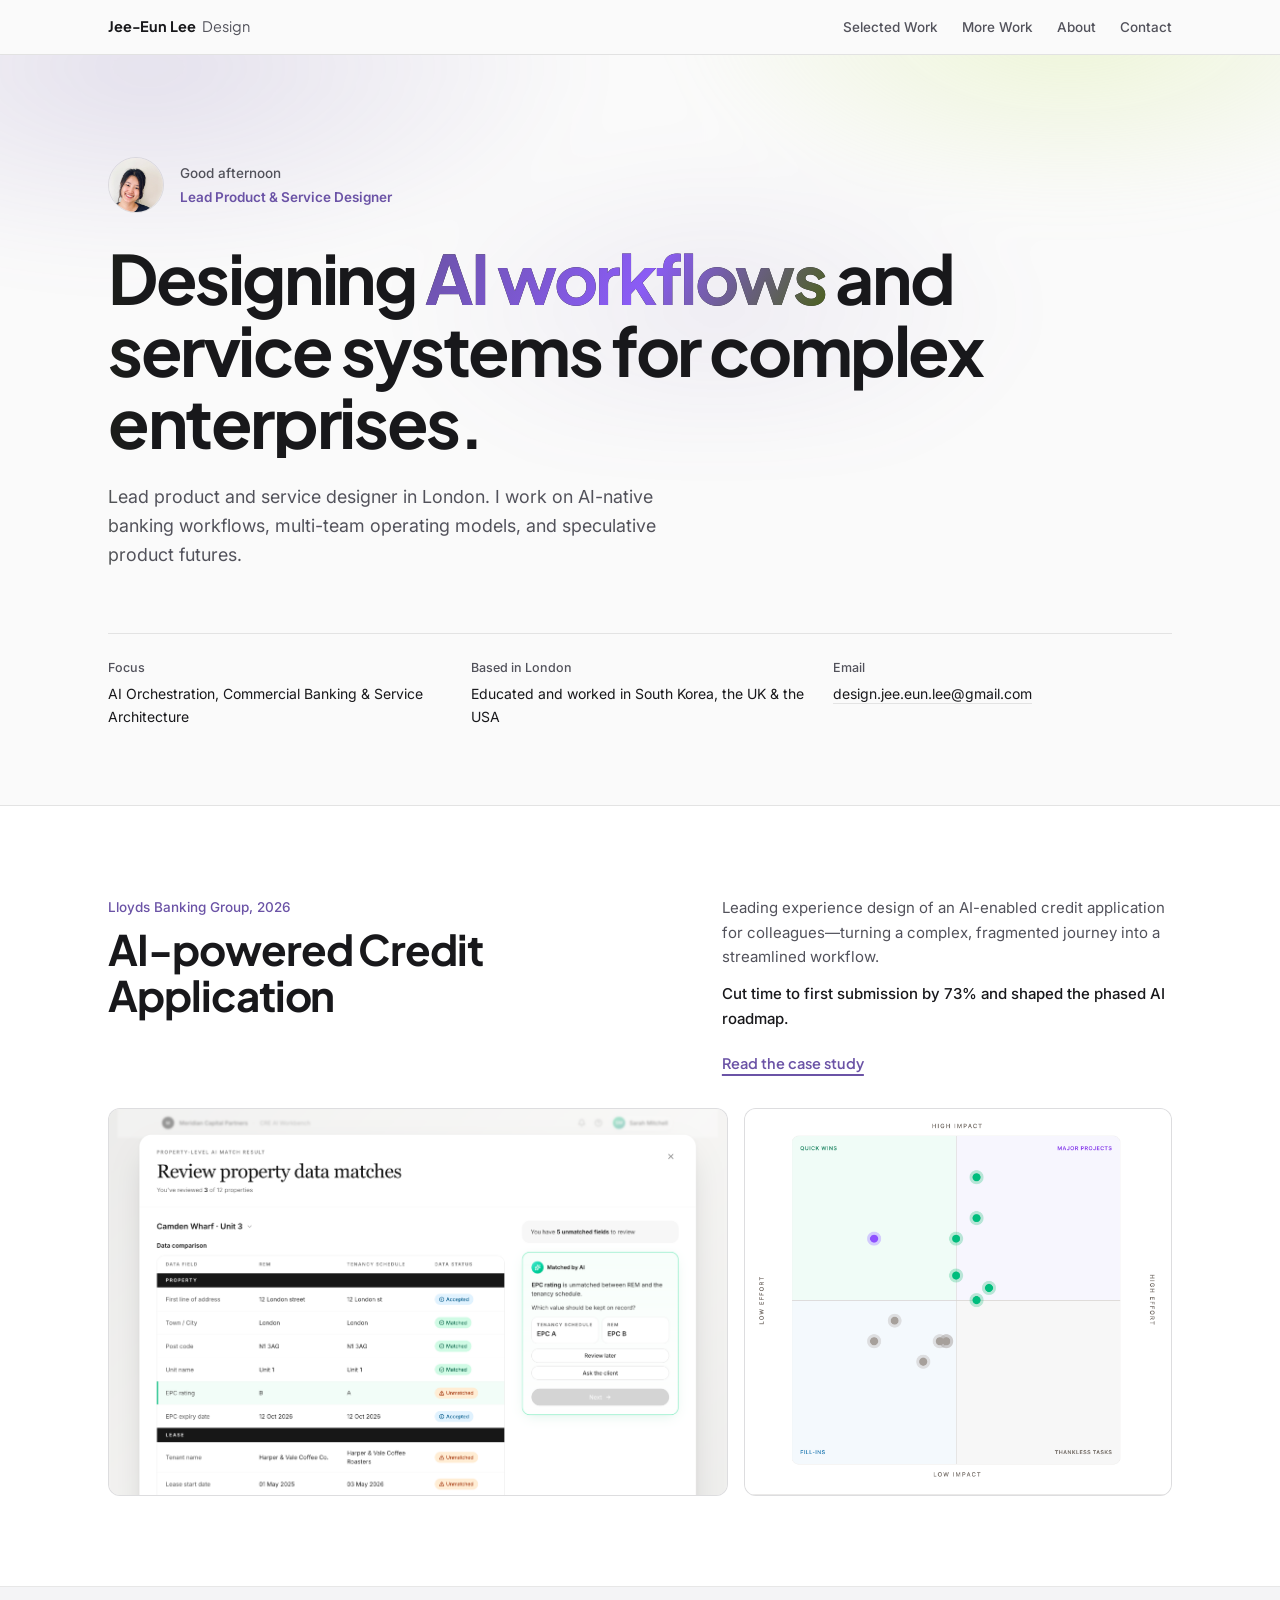
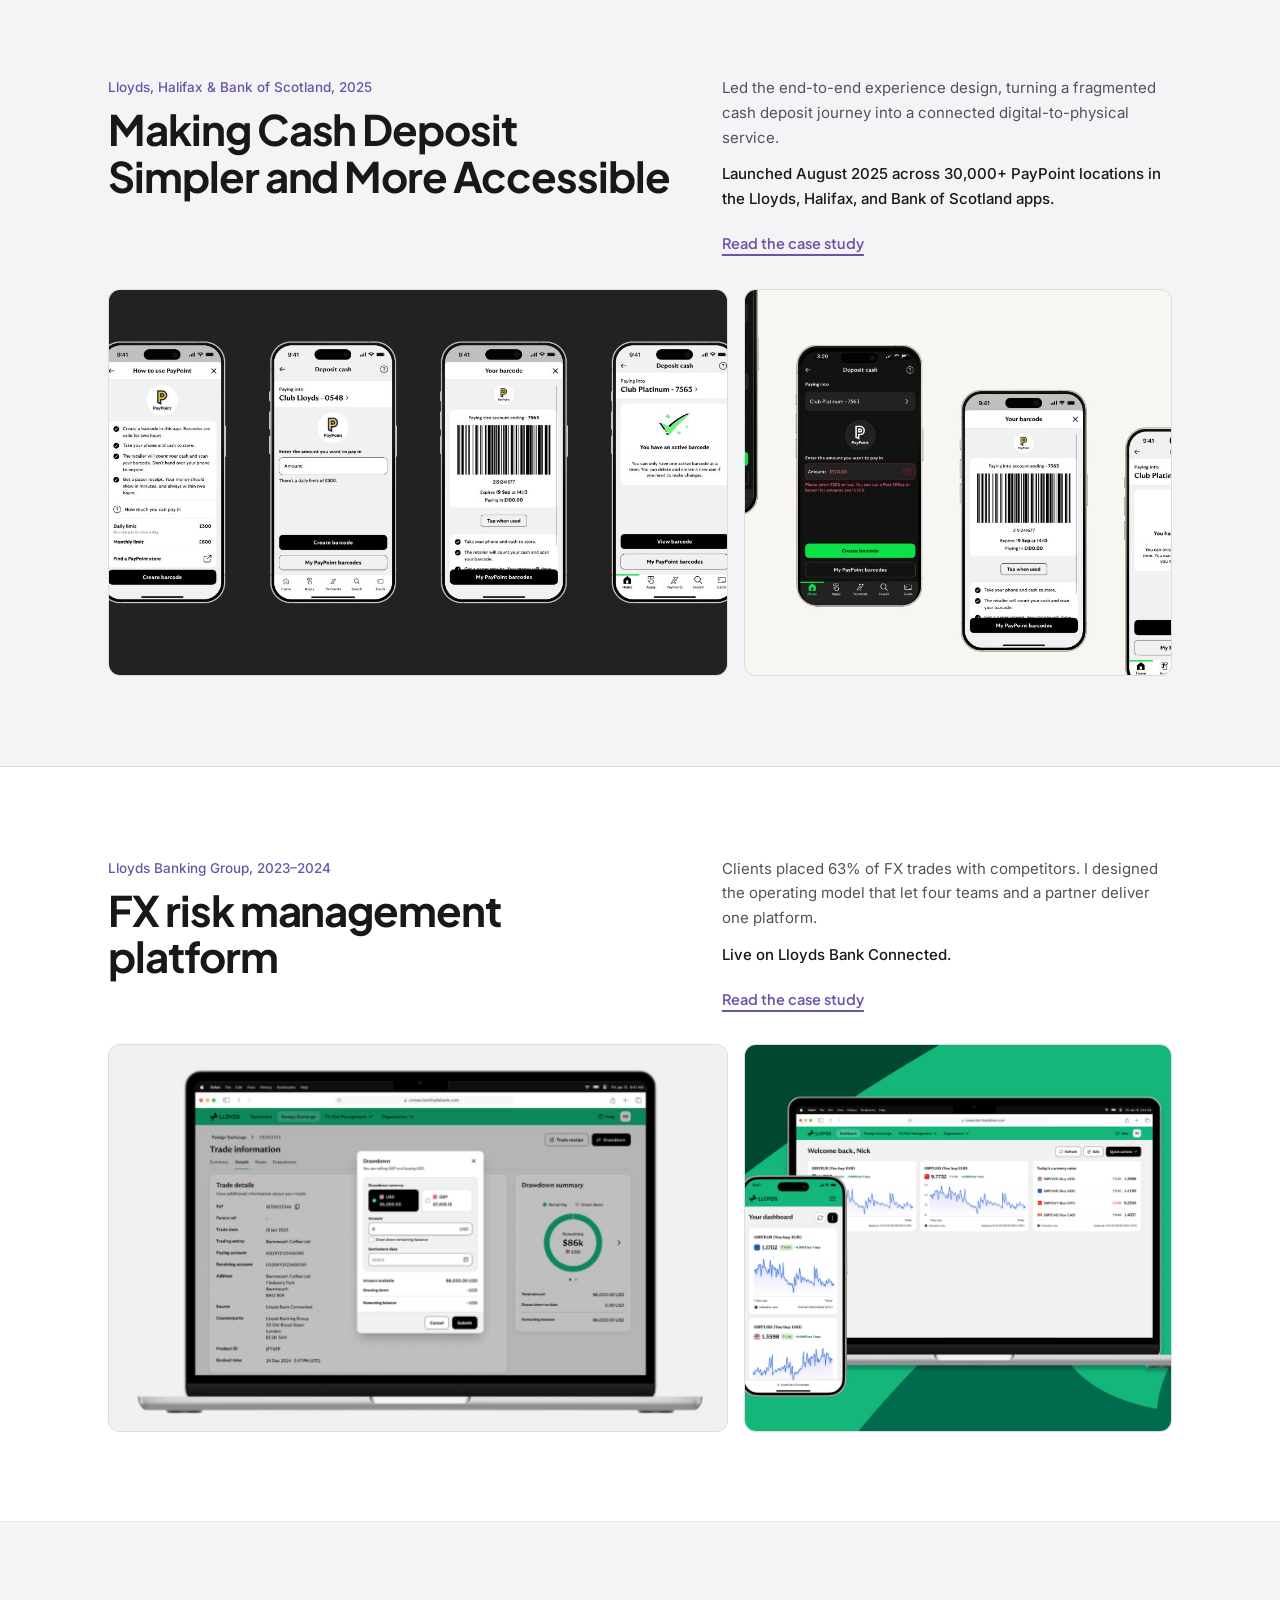
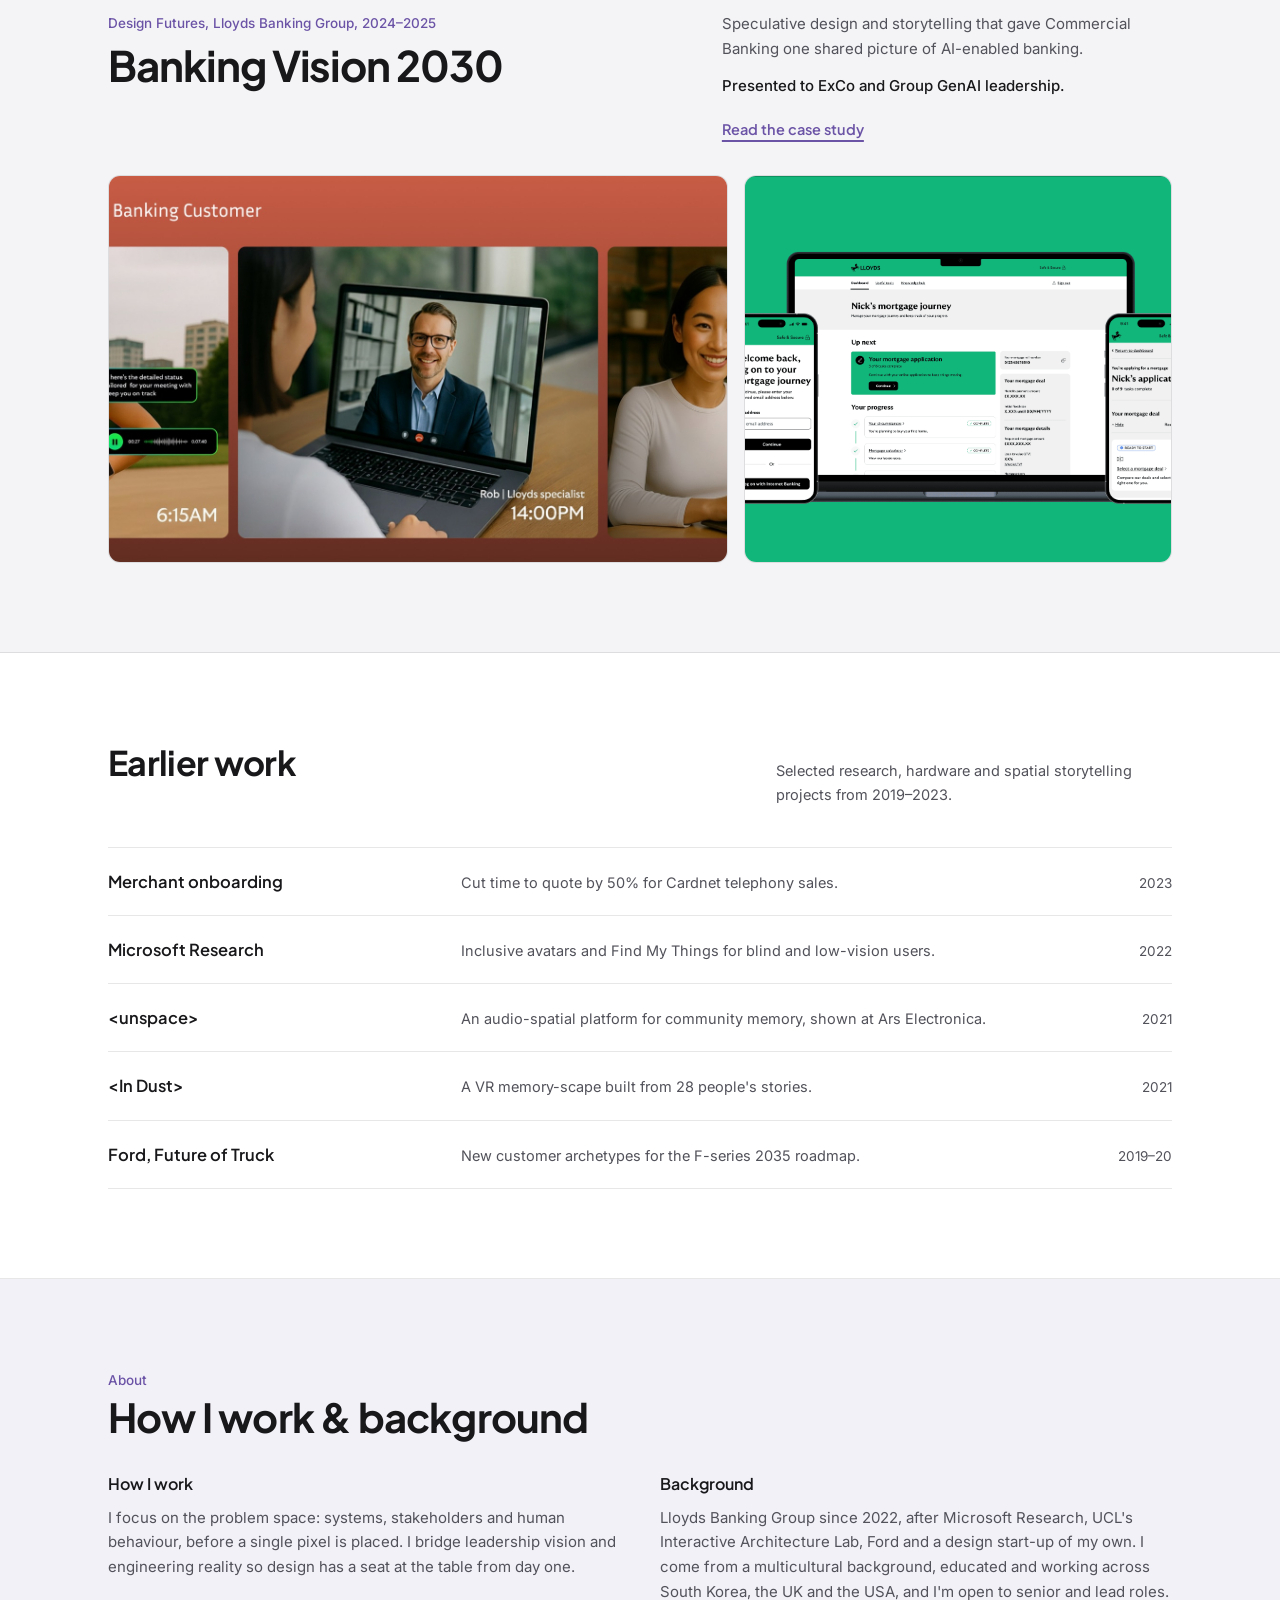
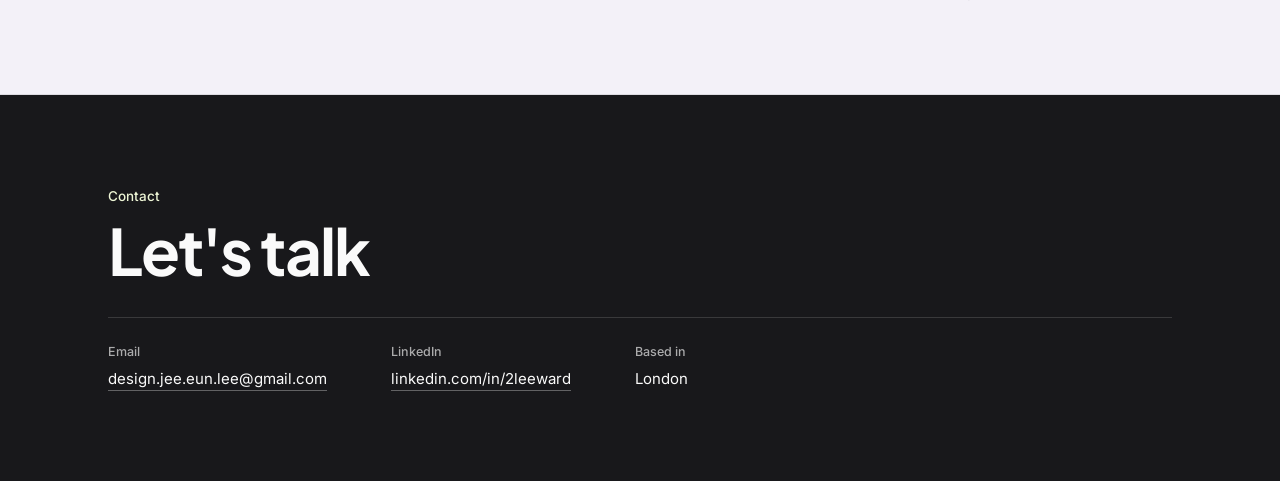
<file: index.html>
<!DOCTYPE html>
<html lang="en">
<head>
<meta charset="UTF-8">
<meta name="viewport" content="width=device-width, initial-scale=1">
<title>Jee-Eun Lee — Lead Product &amp; Service Designer</title>
<link rel="preconnect" href="https://fonts.googleapis.com">
<link rel="preconnect" href="https://fonts.gstatic.com" crossorigin>
<link href="https://fonts.googleapis.com/css2?family=Inter:wght@400;500;600&family=Plus+Jakarta+Sans:wght@500;600;700&display=swap" rel="stylesheet">
<script src="passcode-gate.js"></script>
<script>
if (window.location.hash === '#lending') {
  window.location.replace('lending.html');
}
</script>
<style>
:root{
  --bg:#FAFAFA;
  --surface:#FFFFFF;
  --surface-alt:#F4F4F6;
  --surface-tint:#F3F1F8;
  --ink:#18181B;
  --muted:#52525B;
  --accent:#6B53A6;
  --lime-bg:#EDF5D5;
  --lime-ink:#4A6118;
  --dark-bg:#18181B;
  --hairline:rgba(24,24,27,.10);
  --radius:12px;
  --font-display:'Plus Jakarta Sans',system-ui,sans-serif;
  --font-sans:'Inter',system-ui,sans-serif;
}
*{box-sizing:border-box;margin:0}
html{scroll-behavior:smooth}
body{
  background:var(--bg);
  color:var(--ink);
  font-family:var(--font-sans);
  font-size:15.5px;
  line-height:1.65;
  -webkit-font-smoothing:antialiased;
}
a{color:inherit}
a:focus-visible{outline:2px solid var(--accent);outline-offset:3px}

/* Top Navigation */
.topbar{
  position:sticky;top:0;z-index:50;
  background:rgba(250,250,250,.94);
  backdrop-filter:blur(10px);
  border-bottom:1px solid var(--hairline);
}
.topbar-inner{
  max-width:1160px;margin:0 auto;padding:15px clamp(20px,4vw,48px);
  display:flex;justify-content:space-between;align-items:center;gap:16px;
}
.brand{font-family:var(--font-display);font-size:14.5px;font-weight:700;text-decoration:none;letter-spacing:-.01em}
.brand span{font-weight:400;color:var(--muted);margin-left:4px}
.nav-links{display:flex;gap:24px;align-items:center}
.nav-links a{font-size:13.5px;font-weight:500;text-decoration:none;color:var(--muted);transition:color .15s}
.nav-links a:hover{color:var(--accent)}

.container{max-width:1160px;margin:0 auto;padding:0 clamp(20px,4vw,48px)}
h1,h2,h3{font-family:var(--font-display);color:var(--ink)}

/* Hero with Subtle Tinted Shimmer */
.hero-wrap{
  position:relative;
  padding:clamp(56px,8vw,108px) 0 clamp(48px,6vw,84px);
  background:var(--bg);
  border-bottom:1px solid var(--hairline);
  overflow:hidden;
}
.hero-aura{
  position:absolute;
  inset:-20% -10% auto -10%;
  height:540px;
  pointer-events:none;
  background:
    radial-gradient(42% 55% at 18% 30%, rgba(107,83,166,.15), transparent 70%),
    radial-gradient(36% 48% at 78% 22%, rgba(210,235,140,.32), transparent 70%),
    radial-gradient(30% 45% at 55% 75%, rgba(107,83,166,.08), transparent 70%);
  filter:blur(28px);
  animation:auraDrift 16s ease-in-out infinite alternate;
}
@keyframes auraDrift{
  0%{transform:translate3d(0,0,0) scale(1)}
  100%{transform:translate3d(20px,-12px,0) scale(1.04)}
}
.hero-wrap .container{position:relative;z-index:1}

.hero-top-row{display:flex;align-items:center;gap:16px;margin-bottom:28px}
.avatar{
  width:56px;height:56px;border-radius:50%;
  object-fit:cover;object-position:60% top;
  border:1px solid var(--hairline);flex-shrink:0;display:block;
}
.greeting{font-size:13.5px;font-weight:500;color:var(--muted)}
.role-line{font-size:13.5px;font-weight:600;color:var(--accent);margin-top:2px}
.hero-headline{
  font-family:var(--font-display);
  font-size:clamp(38px,5.6vw,68px);
  line-height:1.06;font-weight:700;letter-spacing:-.035em;
  max-width:19ch;color:var(--ink);
  background:linear-gradient(
    90deg,
    #18181B 0%,
    #18181B 32%,
    #6B53A6 46%,
    #4A6118 54%,
    #18181B 68%,
    #18181B 100%
  );
  background-size:300% 100%;
  background-position:100% 0;
  -webkit-background-clip:text;
  background-clip:text;
  -webkit-text-fill-color:transparent;
  animation:statementSweep 16s ease-in-out infinite;
}
.hero-headline .accent-word{
  background:linear-gradient(120deg, var(--accent) 0%, #8B5CF6 55%, #4A6118 100%);
  -webkit-background-clip:text;
  background-clip:text;
  color:transparent;
}
.hero-desc-row{margin-top:24px;max-width:58ch}
.statement{
  font-size:clamp(16px,1.4vw,18px);
  line-height:1.62;
  color:var(--muted);
  background:linear-gradient(
    90deg,
    #52525B 0%,
    #52525B 32%,
    #6B53A6 46%,
    #4A6118 54%,
    #52525B 68%,
    #52525B 100%
  );
  background-size:300% 100%;
  background-position:100% 0;
  -webkit-background-clip:text;
  background-clip:text;
  -webkit-text-fill-color:transparent;
  animation:statementSweep 14s ease-in-out infinite;
}
@keyframes statementSweep{
  0%{background-position:100% 0}
  50%{background-position:0% 0}
  100%{background-position:100% 0}
}
.hero-foot{
  display:grid;grid-template-columns:repeat(3,1fr);gap:24px;
  margin-top:clamp(40px,5vw,64px);padding-top:24px;border-top:1px solid var(--hairline);
  font-size:14px;color:var(--ink);
}
.hero-foot dt{font-size:12.5px;font-weight:500;color:var(--muted);margin-bottom:4px}
.hero-foot dd{margin:0}
.hero-foot a{text-decoration:none;border-bottom:1px solid var(--hairline);padding-bottom:1px}
.hero-foot a:hover{color:var(--accent);border-bottom-color:var(--accent)}

/* Section Rhythm */
.slide{padding:clamp(56px,7vw,92px) 0;border-bottom:1px solid var(--hairline)}
.slide--light{background:var(--bg)}
.slide--white{background:var(--surface)}
.slide--alt{background:var(--surface-alt)}
.slide--tint{background:var(--surface-tint)}

.sec-head{display:flex;justify-content:space-between;align-items:baseline;gap:20px;flex-wrap:wrap;margin-bottom:40px}
.sec-head h2{font-size:clamp(26px,3vw,34px);line-height:1.15;letter-spacing:-.02em}
.sec-head p{max-width:44ch;font-size:14.5px;color:var(--muted)}

/* Project Showcase */
.proj-top{display:grid;grid-template-columns:1.25fr 1fr;gap:clamp(24px,4vw,64px);align-items:start}
.proj-org{font-size:13.5px;font-weight:500;color:var(--accent);margin-bottom:8px}
.proj-top h2,.proj-top h3{font-size:clamp(28px,3.8vw,42px);line-height:1.1;letter-spacing:-.025em}
.meta{font-size:15px;color:var(--muted)}
.meta b{color:var(--ink);font-weight:600}
.meta p+p{margin-top:12px}
.meta .outcome{color:var(--ink);font-weight:500}
.cta-link{
  display:inline-block;margin-top:20px;
  font-family:var(--font-display);font-size:14.5px;font-weight:600;
  text-decoration:underline;text-underline-offset:5px;text-decoration-thickness:1.5px;
  color:var(--accent);transition:color .15s;
}
.cta-link:hover{color:var(--ink)}
.shots{display:grid;grid-template-columns:1.45fr 1fr;gap:16px;margin-top:32px;align-items:stretch}
.shots figure{
  border-radius:var(--radius);overflow:hidden;border:1px solid var(--hairline);
  background:var(--surface-alt);aspect-ratio:16/10;
}
.shots figure:last-child{aspect-ratio:auto;height:100%}
.shots img{width:100%;height:100%;object-fit:cover;display:block}

/* More Work List */
.list{border-top:1px solid var(--hairline)}
.list a{
  display:grid;grid-template-columns:1.1fr 2fr 88px;gap:24px;padding:20px 0;
  border-bottom:1px solid var(--hairline);text-decoration:none;align-items:baseline;
  transition:color .15s;
}
.list a:hover strong{color:var(--accent)}
.list strong{font-family:var(--font-display);font-size:16.5px;font-weight:600;color:var(--ink);transition:color .15s}
.list span{font-size:14.5px;color:var(--muted)}
.list em{font-style:normal;text-align:right;font-size:13.5px;color:var(--muted)}

/* About */
.about-header{display:flex;align-items:center;gap:22px;margin-bottom:32px}
.about-subtitle{font-size:13.5px;font-weight:500;color:var(--accent);margin-bottom:4px}
.about-header h2{font-size:clamp(28px,3.8vw,40px);line-height:1.1;letter-spacing:-.02em}
.cols{display:grid;grid-template-columns:1fr 1fr;gap:40px;font-size:15px;color:var(--muted)}
.cols h3{font-size:16px;font-weight:600;margin-bottom:8px;color:var(--ink)}

/* Footer */
.footer-wrap{background:var(--dark-bg);color:var(--bg);padding:clamp(56px,7vw,92px) 0}
.footer-label{font-size:13.5px;font-weight:500;color:var(--lime-bg);margin-bottom:10px}
.footer-wrap h2{color:var(--bg);font-size:clamp(36px,5.5vw,64px);letter-spacing:-.03em;line-height:1.06}
.contact-foot{display:flex;gap:clamp(24px,5vw,72px);flex-wrap:wrap;margin-top:32px;padding-top:24px;border-top:1px solid rgba(255,255,255,.14);font-size:15px}
.contact-foot dt{font-size:12.5px;font-weight:500;color:rgba(250,250,250,.65);margin-bottom:4px}
.contact-foot dd{margin:0}
.contact-foot a{text-decoration:none;border-bottom:1px solid rgba(255,255,255,.32);padding-bottom:2px}
.contact-foot a:hover{border-bottom-color:var(--lime-bg);color:var(--lime-bg)}

@media(max-width:860px){
  .hero-foot,.proj-top,.shots,.cols{grid-template-columns:1fr}
  .shots figure:last-child{aspect-ratio:16/10;height:auto}
  .list a{grid-template-columns:1fr auto;gap:8px 16px}.list span{grid-column:1/-1;order:3}
  .about-header{flex-direction:column;align-items:flex-start}
  .nav-links{gap:16px}
}
@media(max-width:480px){
  .topbar-inner{flex-wrap:wrap}
  .nav-links{width:100%;justify-content:space-between;font-size:13px}
}
@media (prefers-reduced-motion: reduce){
  .hero-aura,.hero-headline,.statement{animation:none}
  .hero-headline{background:none;-webkit-text-fill-color:var(--ink);color:var(--ink)}
  .statement{background:none;-webkit-text-fill-color:var(--muted);color:var(--muted)}
}
</style>
</head>
<body>

<nav class="topbar" aria-label="Primary navigation">
  <div class="topbar-inner">
    <a class="brand" href="#top">Jee-Eun Lee <span>Design</span></a>
    <div class="nav-links">
      <a href="#work">Selected Work</a>
      <a href="#more">More Work</a>
      <a href="#about">About</a>
      <a href="#contact">Contact</a>
    </div>
  </div>
</nav>

<header class="hero-wrap" id="top">
  <div class="hero-aura" aria-hidden="true"></div>
  <div class="container">
    <div class="hero-top-row">
      <img class="avatar" src="assets/images/profile.JPG" alt="Jee-Eun Lee">
      <div>
        <p class="greeting" id="greeting-text">Good afternoon</p>
        <p class="role-line">Lead Product &amp; Service Designer</p>
      </div>
    </div>

    <h1 class="hero-headline">Designing <span class="accent-word">AI workflows</span> and service systems for complex enterprises.</h1>

    <div class="hero-desc-row">
      <p class="statement">Lead product and service designer in London. I work on AI-native banking workflows, multi-team operating models, and speculative product futures.</p>
    </div>

    <dl class="hero-foot">
      <div><dt>Focus</dt><dd>AI Orchestration, Commercial Banking &amp; Service Architecture</dd></div>
      <div><dt>Based in London</dt><dd>Educated and worked in South Korea, the UK &amp; the USA</dd></div>
      <div><dt>Email</dt><dd><a href="mailto:design.jee.eun.lee@gmail.com">design.jee.eun.lee@gmail.com</a></dd></div>
    </dl>
  </div>
</header>

<main id="work">

<article class="slide slide--white" id="p1">
  <div class="container">
    <div class="proj-top">
      <div>
        <p class="proj-org">Lloyds Banking Group, 2026</p>
        <h2>AI-powered Credit Application</h2>
      </div>
      <div class="meta">
        <p>Leading experience design of an AI-enabled credit application for colleagues—turning a complex, fragmented journey into a streamlined workflow.</p>
        <p class="outcome">Cut time to first submission by 73% and shaped the phased AI roadmap.</p>
        <a class="cta-link" href="lending.html">Read the case study</a>
      </div>
    </div>
    <div class="shots">
      <figure><img src="assets/images/lending_thumbnail.png" alt="AI-assisted loan review interface"></figure>
      <figure><img src="assets/images/ai_impact_effort_matrix.png" alt="Impact versus effort matrix for AI opportunities"></figure>
    </div>
  </div>
</article>

<article class="slide slide--alt" id="p2">
  <div class="container">
    <div class="proj-top">
      <div>
        <p class="proj-org">Lloyds, Halifax &amp; Bank of Scotland, 2025</p>
        <h2>Making Cash Deposit Simpler and More Accessible</h2>
      </div>
      <div class="meta">
        <p>Led the end-to-end experience design, turning a fragmented cash deposit journey into a connected digital-to-physical service.</p>
        <p class="outcome">Launched August 2025 across 30,000+ PayPoint locations in the Lloyds, Halifax, and Bank of Scotland apps.</p>
        <a class="cta-link" href="paypoint.html">Read the case study</a>
      </div>
    </div>
    <div class="shots">
      <figure><img src="assets/images/paypoint-key-screens.png" alt="Key screens of the cash deposit service"></figure>
      <figure><img src="assets/images/paypoint-hero.png" alt="Cash deposit on mobile"></figure>
    </div>
  </div>
</article>

<article class="slide slide--white" id="p3">
  <div class="container">
    <div class="proj-top">
      <div>
        <p class="proj-org">Lloyds Banking Group, 2023–2024</p>
        <h2>FX risk management platform</h2>
      </div>
      <div class="meta">
        <p>Clients placed 63% of FX trades with competitors. I designed the operating model that let four teams and a partner deliver one platform.</p>
        <p class="outcome">Live on Lloyds Bank Connected.</p>
        <a class="cta-link" href="fx.html">Read the case study</a>
      </div>
    </div>
    <div class="shots">
      <figure><img src="assets/images/fx-risk-management.png" alt="FX dashboard on desktop and mobile"></figure>
      <figure><img src="assets/images/fx-thumbnail.png" alt="FX platform"></figure>
    </div>
  </div>
</article>

<article class="slide slide--alt" id="p4">
  <div class="container">
    <div class="proj-top">
      <div>
        <p class="proj-org">Design Futures, Lloyds Banking Group, 2024–2025</p>
        <h2>Banking Vision 2030</h2>
      </div>
      <div class="meta">
        <p>Speculative design and storytelling that gave Commercial Banking one shared picture of AI-enabled banking.</p>
        <p class="outcome">Presented to ExCo and Group GenAI leadership.</p>
        <a class="cta-link" href="df2030.html">Read the case study</a>
      </div>
    </div>
    <div class="shots">
      <figure><img src="assets/images/DF_hero_storyboard.jpg" alt="2030 vision storyboard"></figure>
      <figure><img src="assets/images/DF_Homes_vision.png" alt="Homes 2030 concept screens"></figure>
    </div>
  </div>
</article>

<section class="slide slide--white" id="more" aria-labelledby="more-h">
  <div class="container">
    <div class="sec-head">
      <h2 id="more-h">Earlier work</h2>
      <p>Selected research, hardware and spatial storytelling projects from 2019–2023.</p>
    </div>
    <div class="list">
      <a href="onboarding.html"><strong>Merchant onboarding</strong><span>Cut time to quote by 50% for Cardnet telephony sales.</span><em>2023</em></a>
      <a href="msr.html"><strong>Microsoft Research</strong><span>Inclusive avatars and Find My Things for blind and low-vision users.</span><em>2022</em></a>
      <a href="unspace.html"><strong>&lt;unspace&gt;</strong><span>An audio-spatial platform for community memory, shown at Ars Electronica.</span><em>2021</em></a>
      <a href="indust.html"><strong>&lt;In Dust&gt;</strong><span>A VR memory-scape built from 28 people's stories.</span><em>2021</em></a>
      <a href="ford.html"><strong>Ford, Future of Truck</strong><span>New customer archetypes for the F-series 2035 roadmap.</span><em>2019–20</em></a>
    </div>
  </div>
</section>

<section class="slide slide--tint" id="about" aria-labelledby="about-h">
  <div class="container">
    <div class="about-header">
      <div>
        <p class="about-subtitle">About</p>
        <h2 id="about-h">How I work &amp; background</h2>
      </div>
    </div>
    <div class="cols">
      <div><h3>How I work</h3><p>I focus on the problem space: systems, stakeholders and human behaviour, before a single pixel is placed. I bridge leadership vision and engineering reality so design has a seat at the table from day one.</p></div>
      <div><h3>Background</h3><p>Lloyds Banking Group since 2022, after Microsoft Research, UCL's Interactive Architecture Lab, Ford and a design start-up of my own. I come from a multicultural background, educated and working across South Korea, the UK and the USA, and I'm open to senior and lead roles.</p></div>
    </div>
  </div>
</section>

</main>

<footer class="footer-wrap" id="contact">
  <div class="container">
    <p class="footer-label">Contact</p>
    <h2>Let's talk</h2>
    <dl class="contact-foot">
      <div><dt>Email</dt><dd><a href="mailto:design.jee.eun.lee@gmail.com">design.jee.eun.lee@gmail.com</a></dd></div>
      <div><dt>LinkedIn</dt><dd><a href="https://www.linkedin.com/in/2leeward">linkedin.com/in/2leeward</a></dd></div>
      <div><dt>Based in</dt><dd>London</dd></div>
    </dl>
  </div>
</footer>

<script>
(function(){
  var h = new Date().getHours();
  var g = h < 12 ? 'Good morning' : (h < 18 ? 'Good afternoon' : 'Good evening');
  var el = document.getElementById('greeting-text');
  if (el) el.textContent = g;
})();
</script>
</body>
</html>
</file>
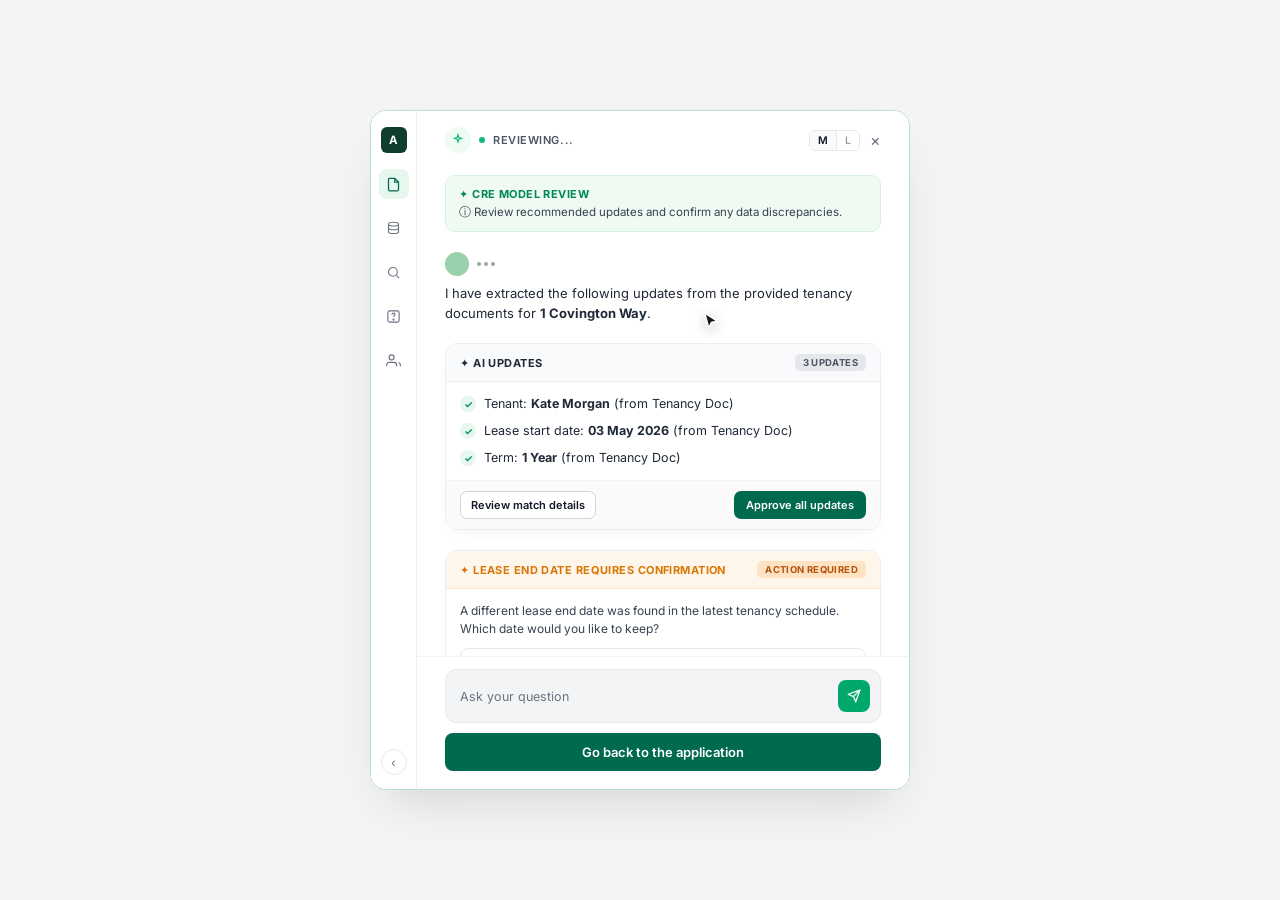
<file: demo-lia-doc.html>
<!DOCTYPE html>
<html lang="en">
<head>
<meta charset="UTF-8">
<meta name="viewport" content="width=device-width, initial-scale=1">
<title>LIA Document Intelligence — Stageshow Sample</title>
<link rel="preconnect" href="https://fonts.googleapis.com">
<link rel="preconnect" href="https://fonts.gstatic.com" crossorigin>
<link href="https://fonts.googleapis.com/css2?family=Inter:wght@400;500;600;700&display=swap" rel="stylesheet">
<style>
*{box-sizing:border-box;margin:0}
body{
  background:#F4F4F6;
  font-family:'Inter',system-ui,-apple-system,sans-serif;
  color:#111827;
  min-height:100vh;
  display:flex;
  flex-direction:column;
  align-items:center;
  justify-content:center;
  padding:24px 16px;
  -webkit-font-smoothing:antialiased;
}

.stage-wrap{
  position:relative;
  width:100%;
  max-width:540px;
}

/* Exact Right Workspace Card (aligned with Animation 1) */
.lia-panel{
  position:relative;
  display:grid;
  grid-template-columns:46px minmax(0,1fr);
  grid-template-rows:minmax(0,1fr);
  height:680px;
  background:#FFFFFF;
  border:1.5px solid #B7E2C9;
  border-radius:16px;
  box-shadow:0 24px 48px -20px rgba(0,0,0,.16);
  overflow:hidden;
}

/* Left Icon Rail — Top-aligned */
.lia-rail{
  background:#FFFFFF;
  border-right:1px solid #ECEEF0;
  display:flex;
  flex-direction:column;
  align-items:center;
  padding:16px 0 14px;
}
.rail-top{
  display:flex;
  flex-direction:column;
  align-items:center;
  gap:14px;
}
.rail-a{
  width:26px;height:26px;border-radius:6px;
  background:#0F3D2E;color:#fff;
  font-size:11.5px;font-weight:700;
  display:grid;place-items:center;
  margin-bottom:2px;
}
.rail-btn{
  width:30px;height:30px;border-radius:8px;
  display:grid;place-items:center;
  color:#6B7280;
}
.rail-btn.is-active{
  background:#E6F7EE;
  color:#006A4E;
}
.rail-collapse{
  margin-top:auto;
  width:26px;height:26px;border-radius:50%;
  border:1px solid #E5E7EB;
  display:grid;place-items:center;
  color:#6B7280;font-size:12px;
}

/* Main Workspace Column */
.lia-main{
  display:flex;
  flex-direction:column;
  min-width:0;
  min-height:0;
  height:100%;
  overflow:hidden;
}

/* Fixed Top Bar */
.lia-head{
  display:flex;
  align-items:center;
  justify-content:space-between;
  gap:10px;
  padding:16px 28px 12px;
  background:#FFFFFF;
  flex-shrink:0;
}
.lia-status{
  display:flex;
  align-items:center;
  gap:8px;
}
.lia-orb{
  width:26px;height:26px;border-radius:50%;
  background:#EFFAF3;color:#10B981;
  display:grid;place-items:center;
  flex-shrink:0;
}
.lia-orb svg{animation:slowSpark 3.2s ease-in-out infinite}
@keyframes slowSpark{
  0%,100%{transform:scale(1) rotate(0deg);opacity:.9}
  50%{transform:scale(1.12) rotate(8deg);opacity:1}
}
.status-dot{
  width:6px;height:6px;border-radius:50%;
  background:#10B981;
  transition:transform .25s ease;
}
.status-dot.is-pulsing{animation:dotPulse .9s ease-in-out infinite}
@keyframes dotPulse{0%,100%{transform:scale(1);opacity:1}50%{transform:scale(1.6);opacity:.5}}
.status-text{
  font-size:11px;font-weight:600;letter-spacing:.05em;
  color:#4B5563;text-transform:uppercase;
}
.head-right{display:flex;align-items:center;gap:10px}
.size-toggle{
  display:inline-flex;border:1px solid #E5E7EB;border-radius:6px;
  overflow:hidden;font-size:10.5px;font-weight:600;
}
.size-toggle span{padding:3px 8px;color:#9CA3AF;background:#fff}
.size-toggle span:first-child{color:#111827;background:#F9FAFB;border-right:1px solid #E5E7EB}
.close-x{color:#6B7280;font-size:16px;line-height:1}

/* Scrollable Body */
.lia-scroll{
  flex:1;min-height:0;overflow-y:auto;
  padding:10px 28px 26px;
  display:flex;flex-direction:column;gap:20px;
  scrollbar-width:thin;scrollbar-color:#D1D5DB transparent;
}
.lia-scroll > *{flex-shrink:0}
.lia-scroll::-webkit-scrollbar{width:5px}
.lia-scroll::-webkit-scrollbar-thumb{background:#D1D5DB;border-radius:999px}

/* Banner */
.prep-banner{
  background:#EFFAF3;border:1px solid #D5F0E0;border-radius:10px;padding:11px 13px;
}
.prep-title{
  display:flex;align-items:center;gap:6px;
  font-size:11px;font-weight:700;letter-spacing:.04em;
  color:#00875A;text-transform:uppercase;margin-bottom:4px;
}
.prep-sub{display:flex;align-items:center;gap:6px;font-size:11.5px;color:#374151}

/* Greeting */
.lia-msg{display:flex;flex-direction:column;gap:8px}
.lia-typing-row{display:flex;align-items:center;gap:8px}
.sage-avatar{width:24px;height:24px;border-radius:50%;background:#9AD1AD}
.dots-thinking{display:flex;gap:3px}
.dots-thinking span{width:4px;height:4px;border-radius:50%;background:#9CA3AF}
.lia-msg p{font-size:13px;line-height:1.5;color:#1F2937}

/* Cards */
.doc-card{
  border:1px solid #ECEEF2;border-radius:12px;background:#FFFFFF;
  box-shadow:0 6px 16px -10px rgba(17,24,39,.12);
  overflow:hidden;
  transition:border-color .3s ease, box-shadow .3s ease;
}
.doc-head{
  display:flex;align-items:center;justify-content:space-between;gap:8px;
  padding:10px 14px;border-bottom:1px solid #ECEEF2;
  background:#F8FAFC;
}
.doc-head.is-warn{background:#FFF6EB;border-bottom-color:#FDE7CE}
.doc-head.is-done{background:#EFFAF3;border-bottom-color:#D5F0E0}
.doc-title{
  display:flex;align-items:center;gap:6px;
  font-size:11px;font-weight:700;letter-spacing:.04em;text-transform:uppercase;
  color:#1F2937;
}
.doc-head.is-warn .doc-title{color:#D97706}
.doc-head.is-done .doc-title{color:#00875A}

.doc-badge{
  font-size:9.5px;font-weight:700;letter-spacing:.04em;text-transform:uppercase;
  padding:3px 8px;border-radius:5px;background:#E5E7EB;color:#4B5563;white-space:nowrap;
}
.doc-badge.is-warn{background:#FDE2C4;color:#B45309}
.doc-badge.is-done{background:#D1FAE5;color:#065F46}

.doc-body{padding:13px 14px;display:flex;flex-direction:column;gap:9px}
.upd-row{
  display:flex;align-items:flex-start;gap:8px;
  font-size:12.5px;line-height:1.45;color:#1F2937;
}
.upd-check{
  width:16px;height:16px;border-radius:50%;
  background:#E6F7EE;color:#059669;
  display:grid;place-items:center;font-size:10px;font-weight:700;flex-shrink:0;margin-top:1px;
}

.choice-list{display:flex;flex-direction:column;gap:7px;margin-top:2px}
.choice-item{
  display:flex;align-items:center;justify-content:space-between;gap:8px;
  padding:8px 10px;border-radius:8px;border:1px solid #E5E7EB;
  background:#FFFFFF;font-size:12px;color:#374151;
  transition:border-color .25s, background-color .25s;
}
.choice-item.is-selected{
  border-color:#00875A;background:#F3FBF7;color:#111827;font-weight:500;
}
.choice-left{display:flex;align-items:center;gap:8px}
.radio-dot{
  width:14px;height:14px;border-radius:50%;border:1.5px solid #9CA3AF;
  display:grid;place-items:center;flex-shrink:0;
}
.choice-item.is-selected .radio-dot{border-color:#00875A}
.choice-item.is-selected .radio-dot::after{
  content:'';width:7px;height:7px;border-radius:50%;background:#00875A;
}
.rec-pill{
  font-size:9px;font-weight:700;letter-spacing:.04em;text-transform:uppercase;
  padding:2px 6px;border-radius:4px;background:#DBEAFE;color:#1D4ED8;
}

.doc-foot{
  display:flex;align-items:center;justify-content:space-between;gap:8px;
  padding:10px 14px;background:#FAFAFB;border-top:1px solid #F1F3F5;
}
.btn-outline{
  padding:6px 10px;border-radius:7px;border:1px solid #D1D5DB;
  background:#FFFFFF;color:#111827;font-family:inherit;font-size:11px;font-weight:600;
}
.btn-green{
  padding:7px 12px;border-radius:7px;border:none;
  background:#006A4E;color:#FFFFFF;font-family:inherit;font-size:11px;font-weight:600;
  transition:transform .15s, background-color .2s;
}
.btn-green.is-pressed{transform:scale(.95);background:#004D38}

/* Match Details Table (appears when Review match details is clicked) */
.match-card{
  border:1px solid #D5F0E0;border-radius:12px;background:#FFFFFF;overflow:hidden;
  display:none;
  animation:fadeSlide .35s cubic-bezier(.22,1,.36,1);
}
.match-card.is-open{display:block}
@keyframes fadeSlide{from{opacity:0;transform:translateY(8px)}to{opacity:1;transform:translateY(0)}}
.match-table{width:100%;border-collapse:collapse;font-size:11.5px;font-variant-numeric:tabular-nums}
.match-table th{
  text-align:left;padding:7px 10px;background:#F8FAFC;
  border-bottom:1px solid #ECEEF2;color:#6B7280;font-weight:600;font-size:10.5px;
}
.match-table td{padding:8px 10px;border-bottom:1px solid #F1F3F5;color:#1F2937}
.st-pill{
  font-size:9.5px;font-weight:700;padding:2px 7px;border-radius:999px;display:inline-block;
}
.st-match{background:#E6F7EE;color:#059669}
.st-upd{background:#DBEAFE;color:#1D4ED8}

/* Footer */
.lia-footer{
  padding:12px 28px 18px;background:#FFFFFF;border-top:1px solid #F1F3F5;
  display:flex;flex-direction:column;gap:10px;flex-shrink:0;
}
.ask-box{
  display:flex;align-items:center;justify-content:space-between;gap:10px;
  background:#F3F4F6;border:1px solid #E5E7EB;border-radius:12px;
  padding:10px 10px 10px 14px;min-height:48px;
}
.ask-text{font-size:12.5px;color:#6B7280;flex:1}
.send-btn{
  width:32px;height:32px;border-radius:8px;border:none;
  background:#00A86B;color:#fff;display:grid;place-items:center;flex-shrink:0;
}
.primary-btn{
  width:100%;border:none;background:#006A4E;color:#fff;
  font-family:inherit;font-size:13px;font-weight:600;padding:11px 16px;border-radius:8px;
}

/* Animated Cursor (GPU compositor transform) */
.cursor{
  position:absolute;width:22px;height:22px;pointer-events:none;z-index:30;
  left:0;top:0;
  transform:translate3d(320px,240px,0);
  transition:transform .75s cubic-bezier(.22,1,.36,1);
  filter:drop-shadow(0 3px 6px rgba(0,0,0,.22));
}
.cursor svg{transition:transform .15s ease-out}
.cursor.is-clicking svg{transform:scale(.82)}
.cursor-ring{
  position:absolute;inset:-6px;border-radius:50%;
  border:2px solid #006A4E;opacity:0;transform:scale(.5);
}
.cursor.is-clicking .cursor-ring{animation:ripple .45s ease-out}
@keyframes ripple{0%{opacity:.9;transform:scale(.5)}100%{opacity:0;transform:scale(1.6)}}
@media (prefers-reduced-motion: reduce){
  .cursor,.status-dot{animation:none!important}
  .cursor{display:none}
}
</style>
</head>
<body>

<div class="stage-wrap" id="stage-wrap">
  <div class="lia-panel">
    <!-- Left Vertical Icon Rail -->
    <aside class="lia-rail" aria-hidden="true">
      <div class="rail-top">
        <div class="rail-a">A</div>
        <div class="rail-btn is-active">
          <svg width="15" height="15" viewBox="0 0 24 24" fill="none" stroke="currentColor" stroke-width="2"><path d="M14 2H6a2 2 0 0 0-2 2v16a2 2 0 0 0 2 2h12a2 2 0 0 0 2-2V8z"/><polyline points="14 2 14 8 20 8"/></svg>
        </div>
        <div class="rail-btn">
          <svg width="15" height="15" viewBox="0 0 24 24" fill="none" stroke="currentColor" stroke-width="1.8"><ellipse cx="12" cy="5" rx="8" ry="3"/><path d="M4 5v6c0 1.66 3.58 3 8 3s8-1.34 8-3V5"/><path d="M4 11v6c0 1.66 3.58 3 8 3s8-1.34 8-3v-6"/></svg>
        </div>
        <div class="rail-btn">
          <svg width="15" height="15" viewBox="0 0 24 24" fill="none" stroke="currentColor" stroke-width="1.8"><circle cx="11" cy="11" r="7"/><line x1="21" y1="21" x2="16.65" y2="16.65"/></svg>
        </div>
        <div class="rail-btn">
          <svg width="15" height="15" viewBox="0 0 24 24" fill="none" stroke="currentColor" stroke-width="1.8"><rect x="3" y="3" width="18" height="18" rx="3"/><path d="M9.5 9a2.5 2.5 0 0 1 5 0c0 1.5-2.5 2-2.5 3.5"/><circle cx="12" cy="17" r=".8" fill="currentColor"/></svg>
        </div>
        <div class="rail-btn">
          <svg width="15" height="15" viewBox="0 0 24 24" fill="none" stroke="currentColor" stroke-width="1.8"><path d="M17 21v-2a4 4 0 0 0-4-4H5a4 4 0 0 0-4 4v2"/><circle cx="9" cy="7" r="4"/><path d="M23 21v-2a4 4 0 0 0-3-3.87"/></svg>
        </div>
      </div>
      <div class="rail-collapse">‹</div>
    </aside>

    <!-- Main Column -->
    <div class="lia-main">
      <div class="lia-head">
        <div class="lia-status">
          <div class="lia-orb" aria-hidden="true">
            <svg width="14" height="14" viewBox="0 0 24 24" fill="none" stroke="currentColor" stroke-width="2">
              <path d="M12 3l1.6 4.6L18.2 9.2l-4.6 1.6L12 15.4l-1.6-4.6L5.8 9.2l4.6-1.6L12 3z"/>
            </svg>
          </div>
          <span class="status-dot" id="status-dot"></span>
          <span class="status-text" id="status-text">REVIEWING...</span>
        </div>
        <div class="head-right">
          <div class="size-toggle"><span>M</span><span>L</span></div>
          <span class="close-x" aria-hidden="true">×</span>
        </div>
      </div>

      <!-- Scrollable Workspace Body -->
      <div class="lia-scroll" id="lia-scroll">
        <div class="prep-banner">
          <div class="prep-title">✦ CRE MODEL REVIEW</div>
          <div class="prep-sub">ⓘ Review recommended updates and confirm any data discrepancies.</div>
        </div>

        <div class="lia-msg">
          <div class="lia-typing-row">
            <div class="sage-avatar"></div>
            <div class="dots-thinking"><span></span><span></span><span></span></div>
          </div>
          <p>I have extracted the following updates from the provided tenancy documents for <strong>1 Covington Way</strong>.</p>
        </div>

        <!-- Card 1: AI Updates -->
        <div class="doc-card" id="card-updates">
          <div class="doc-head" id="head-updates">
            <span class="doc-title">✦ AI UPDATES</span>
            <span class="doc-badge" id="badge-updates">3 UPDATES</span>
          </div>
          <div class="doc-body" id="body-updates">
            <div class="upd-row"><span class="upd-check">✓</span><span>Tenant: <strong>Kate Morgan</strong> (from Tenancy Doc)</span></div>
            <div class="upd-row"><span class="upd-check">✓</span><span>Lease start date: <strong>03 May 2026</strong> (from Tenancy Doc)</span></div>
            <div class="upd-row"><span class="upd-check">✓</span><span>Term: <strong>1 Year</strong> (from Tenancy Doc)</span></div>
          </div>
          <div class="doc-foot">
            <button type="button" class="btn-outline" id="btn-review-1">Review match details</button>
            <button type="button" class="btn-green" id="btn-approve">Approve all updates</button>
          </div>
        </div>

        <!-- Card 2: Lease End Date Confirmation -->
        <div class="doc-card" id="card-lease">
          <div class="doc-head is-warn" id="head-lease">
            <span class="doc-title">✦ LEASE END DATE REQUIRES CONFIRMATION</span>
            <span class="doc-badge is-warn" id="badge-lease">ACTION REQUIRED</span>
          </div>
          <div class="doc-body" id="body-lease">
            <p style="font-size:12px;color:#374151;line-height:1.45">A different lease end date was found in the latest tenancy schedule. Which date would you like to keep?</p>
            <div class="choice-list">
              <div class="choice-item"><span class="choice-left"><span class="radio-dot"></span>Real Estate model : 22 May 2027</span></div>
              <div class="choice-item is-selected"><span class="choice-left"><span class="radio-dot"></span>Latest tenancy schedule : 25 JUNE 2027</span><span class="rec-pill">RECOMMENDED</span></div>
              <div class="choice-item"><span class="choice-left"><span class="radio-dot"></span>Request client confirmation</span></div>
            </div>
          </div>
          <div class="doc-foot">
            <button type="button" class="btn-outline" id="btn-review-2">Review match details</button>
            <button type="button" class="btn-green" id="btn-update-rem">Update REM</button>
          </div>
        </div>

        <!-- Card 3: Match Details Comparison (revealed on click) -->
        <div class="match-card" id="match-card">
          <div class="doc-head is-done">
            <span class="doc-title">✦ REVIEW MATCH DETAILS · 1 COVINGTON WAY</span>
            <span class="doc-badge is-done">VERIFIED</span>
          </div>
          <table class="match-table">
            <thead><tr><th>Data field</th><th>REM</th><th>Tenancy schedule</th><th>Status</th></tr></thead>
            <tbody>
              <tr><td>Tenant name</td><td>Ben William</td><td>Kate Morgan</td><td><span class="st-pill st-upd">Updated</span></td></tr>
              <tr><td>Lease start</td><td>01 May 2025</td><td>03 May 2026</td><td><span class="st-pill st-upd">Updated</span></td></tr>
              <tr><td>Lease end</td><td>22 May 2027</td><td>25 June 2027</td><td><span class="st-pill st-match">Matched</span></td></tr>
              <tr><td>Annual rental</td><td>£30,000</td><td>£30,500</td><td><span class="st-pill st-match">Accepted</span></td></tr>
            </tbody>
          </table>
        </div>
      </div>

      <!-- Fixed Footer -->
      <div class="lia-footer">
        <div class="ask-box">
          <div class="ask-text">Ask your question</div>
          <button type="button" class="send-btn" aria-label="Send">
            <svg width="14" height="14" viewBox="0 0 24 24" fill="none" stroke="currentColor" stroke-width="2.2" stroke-linecap="round" stroke-linejoin="round"><line x1="22" y1="2" x2="11" y2="13"/><polygon points="22 2 15 22 11 13 2 9 22 2"/></svg>
          </button>
        </div>
        <button type="button" class="primary-btn">Go back to the application</button>
      </div>
    </div>
  </div>

  <!-- Animated Cursor -->
  <div class="cursor" id="cursor" aria-hidden="true">
    <div class="cursor-ring"></div>
    <svg width="22" height="22" viewBox="0 0 24 24" fill="none">
      <path d="M5 3L19 12L12.5 13.8L9.5 20L5 3Z" fill="#18181B" stroke="#FFFFFF" stroke-width="1.8" stroke-linejoin="round"/>
    </svg>
  </div>
</div>

<script>
(function(){
  var wrap = document.getElementById('stage-wrap');
  var scrollBox = document.getElementById('lia-scroll');
  var cursor = document.getElementById('cursor');

  var headUpdates = document.getElementById('head-updates');
  var badgeUpdates = document.getElementById('badge-updates');
  var bodyUpdates = document.getElementById('body-updates');
  var btnApprove = document.getElementById('btn-approve');

  var headLease = document.getElementById('head-lease');
  var badgeLease = document.getElementById('badge-lease');
  var bodyLease = document.getElementById('body-lease');
  var btnReview2 = document.getElementById('btn-review-2');
  var btnUpdateRem = document.getElementById('btn-update-rem');

  var matchCard = document.getElementById('match-card');

  var origUpdatesBody = bodyUpdates.innerHTML;
  var origLeaseBody = bodyLease.innerHTML;
  var timers = [];
  var scrollRaf = null;

  function clearTimers(){
    timers.forEach(clearTimeout);
    timers = [];
    if (scrollRaf) cancelAnimationFrame(scrollRaf);
  }

  function smoothScrollTo(targetTop, duration){
    var start = scrollBox.scrollTop;
    var change = targetTop - start;
    var startTime = performance.now();
    function ease(t){ return t < 0.5 ? 2*t*t : 1 - Math.pow(-2*t + 2, 2)/2; }
    function step(now){
      var p = Math.min((now - startTime) / duration, 1);
      scrollBox.scrollTop = start + change * ease(p);
      if (p < 1) scrollRaf = requestAnimationFrame(step);
    }
    scrollRaf = requestAnimationFrame(step);
  }

  function setCursorPos(x, y){
    cursor.style.transform = 'translate3d(' + x + 'px,' + y + 'px,0)';
  }

  function moveCursor(el, click){
    var wr = wrap.getBoundingClientRect();
    var er = el.getBoundingClientRect();
    setCursorPos(er.left - wr.left + er.width * 0.52, er.top - wr.top + er.height * 0.55);
    if (click) {
      timers.push(setTimeout(function(){
        cursor.classList.add('is-clicking');
        timers.push(setTimeout(function(){ cursor.classList.remove('is-clicking'); }, 240));
      }, 620));
    }
  }

  function resetAll(){
    scrollBox.scrollTop = 0;
    headUpdates.className = 'doc-head';
    badgeUpdates.className = 'doc-badge';
    badgeUpdates.textContent = '3 UPDATES';
    bodyUpdates.innerHTML = origUpdatesBody;
    btnApprove.textContent = 'Approve all updates';
    btnApprove.classList.remove('is-pressed');

    headLease.className = 'doc-head is-warn';
    badgeLease.className = 'doc-badge is-warn';
    badgeLease.textContent = 'ACTION REQUIRED';
    bodyLease.innerHTML = origLeaseBody;
    btnUpdateRem.textContent = 'Update REM';
    btnUpdateRem.classList.remove('is-pressed');

    matchCard.classList.remove('is-open');
    setCursorPos(330, 200);
  }

  function runSequence(){
    clearTimers();
    resetAll();

    // 1. Click "Approve all updates"
    timers.push(setTimeout(function(){
      moveCursor(btnApprove, true);
      timers.push(setTimeout(function(){
        btnApprove.classList.add('is-pressed');
        headUpdates.className = 'doc-head is-done';
        badgeUpdates.className = 'doc-badge is-done';
        badgeUpdates.textContent = 'APPLIED';
        bodyUpdates.innerHTML = '<div class="upd-row"><span class="upd-check">✓</span><span>The updates have been applied to the case.</span></div>';
        btnApprove.textContent = '✓ Approved';
      }, 680));
    }, 1200));

    // 2. Scroll down to Lease End Date card & click "Update REM"
    timers.push(setTimeout(function(){
      smoothScrollTo(150, 900);
    }, 2600));

    timers.push(setTimeout(function(){
      moveCursor(btnUpdateRem, true);
      timers.push(setTimeout(function(){
        btnUpdateRem.classList.add('is-pressed');
        headLease.className = 'doc-head is-done';
        badgeLease.className = 'doc-badge is-done';
        badgeLease.textContent = 'UPDATED';
        bodyLease.innerHTML = '<div class="upd-row"><span class="upd-check">✓</span><span>Lease end date updated. REM now reflects <strong>25 JUNE 2027</strong>.</span></div>';
        btnUpdateRem.textContent = '✓ REM Updated';
      }, 680));
    }, 3900));

    // 3. Click "Review match details" & scroll to show comparison table
    timers.push(setTimeout(function(){
      moveCursor(btnReview2, true);
      timers.push(setTimeout(function(){
        matchCard.classList.add('is-open');
        smoothScrollTo(scrollBox.scrollHeight - scrollBox.clientHeight, 950);
      }, 680));
    }, 5600));

    timers.push(setTimeout(runSequence, 9600));
  }

  var reduceMotion = window.matchMedia && window.matchMedia('(prefers-reduced-motion: reduce)').matches;
  var running = false;
  if (!reduceMotion) {
    if ('IntersectionObserver' in window) {
      new IntersectionObserver(function(entries){
        if (entries[0].isIntersecting && !running) { running = true; runSequence(); }
        else if (!entries[0].isIntersecting && running) { running = false; clearTimers(); }
      }, { threshold: 0.15 }).observe(wrap);
    } else {
      runSequence();
    }
  }
})();
</script>
</body>
</html>
</file>
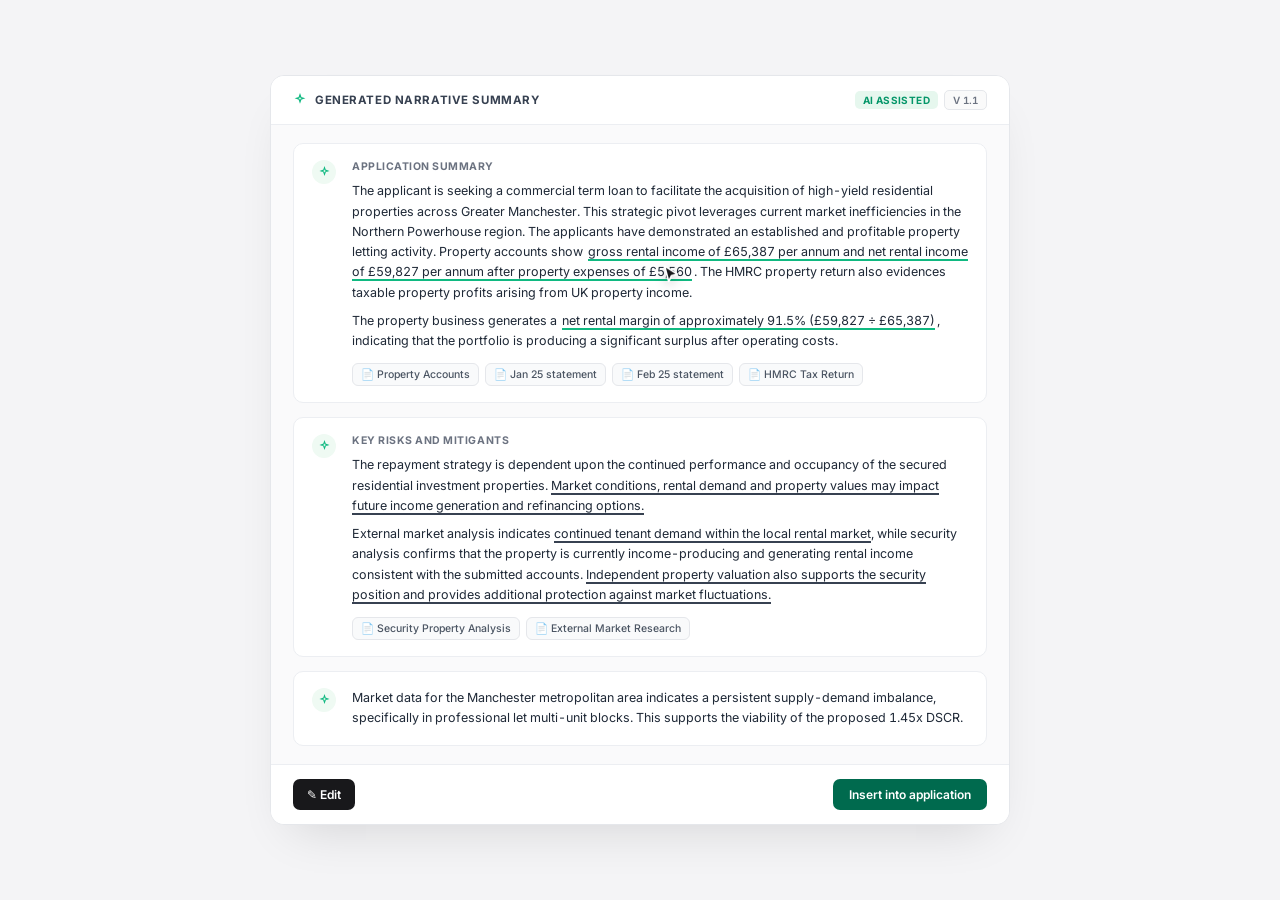
<file: demo-lia-narrative.html>
<!DOCTYPE html>
<html lang="en">
<head>
<meta charset="UTF-8">
<meta name="viewport" content="width=device-width, initial-scale=1">
<title>Generated Narrative Summary — Stageshow Sample</title>
<link rel="preconnect" href="https://fonts.googleapis.com">
<link rel="preconnect" href="https://fonts.gstatic.com" crossorigin>
<link href="https://fonts.googleapis.com/css2?family=Inter:wght@400;500;600;700&display=swap" rel="stylesheet">
<style>
*{box-sizing:border-box;margin:0}
body{
  background:#F4F4F6;
  font-family:'Inter',system-ui,-apple-system,sans-serif;
  color:#111827;
  min-height:100vh;
  display:flex;
  align-items:center;
  justify-content:center;
  padding:24px 16px;
  -webkit-font-smoothing:antialiased;
}

.stage-wrap{
  position:relative;
  width:100%;
  max-width:740px;
}

/* Generated Narrative Summary Card */
.nar-card{
  position:relative;
  background:#FFFFFF;
  border:1px solid #E5E7EB;
  border-radius:14px;
  box-shadow:0 24px 48px -22px rgba(0,0,0,.14);
  overflow:hidden;
}

.nar-head{
  display:flex;
  align-items:center;
  justify-content:space-between;
  gap:12px;
  padding:14px 22px;
  border-bottom:1px solid #ECEEF2;
  background:#FFFFFF;
}
.nar-title{
  display:flex;
  align-items:center;
  gap:8px;
  font-size:11.5px;
  font-weight:700;
  letter-spacing:.05em;
  color:#374151;
  text-transform:uppercase;
}
.nar-badges{display:flex;align-items:center;gap:6px}
.badge-ai{
  font-size:10px;font-weight:700;letter-spacing:.04em;
  padding:3px 8px;border-radius:5px;
  background:#E6F7EE;color:#059669;text-transform:uppercase;
  transition:all .25s ease;
}
.badge-ver{
  font-size:10px;font-weight:600;
  padding:3px 8px;border-radius:5px;
  border:1px solid #E5E7EB;color:#6B7280;background:#FAFAFA;
  font-variant-numeric:tabular-nums;
}

.nar-body{
  padding:18px 22px;
  display:flex;
  flex-direction:column;
  gap:14px;
  background:#FAFAFB;
}

/* Inner Sub-Cards */
.sub-card{
  position:relative;
  display:grid;
  grid-template-columns:28px 1fr;
  gap:12px;
  background:#FFFFFF;
  border:1px solid #ECEEF2;
  border-radius:10px;
  padding:16px 18px;
  transition:border-color .25s ease, box-shadow .25s ease;
}
.sub-spark{
  width:24px;height:24px;border-radius:50%;
  background:#EFFAF3;color:#10B981;
  display:grid;place-items:center;
  cursor:pointer;
  transition:background-color .2s, transform .15s;
}
.sub-spark svg{animation:slowSpark 3.2s ease-in-out infinite}
@keyframes slowSpark{
  0%,100%{transform:scale(1) rotate(0deg);opacity:.9}
  50%{transform:scale(1.12) rotate(8deg);opacity:1}
}
.sub-spark.is-active{
  background:#10B981;color:#fff;transform:scale(1.08);
}
.sub-label{
  font-size:10.5px;font-weight:700;letter-spacing:.05em;
  color:#6B7280;text-transform:uppercase;margin-bottom:8px;
}
.sub-text{
  font-size:12.5px;line-height:1.62;color:#1F2937;font-variant-numeric:tabular-nums;
}
.sub-text p+p{margin-top:8px}

/* Evidence Highlights */
.ev{
  text-decoration:underline;
  text-decoration-color:#10B981;
  text-underline-offset:3px;
  text-decoration-thickness:1.5px;
  border-radius:3px;
  padding:0 2px;
  transition:background-color .25s ease, color .25s ease;
}
.ev.is-lit{
  background:#D1FAE5;
  color:#065F46;
}
.ev-dark{
  text-decoration:underline;
  text-decoration-color:#374151;
  text-underline-offset:3px;
  text-decoration-thickness:1.5px;
}

.new-sentence{
  display:none;
  background:#EFFAF3;
  border-radius:4px;
  padding:2px 4px;
  animation:fadeIn .45s ease;
}
.new-sentence.is-shown{display:inline}
@keyframes fadeIn{from{opacity:0}to{opacity:1}}

/* Source Chips */
.chip-row{
  display:flex;flex-wrap:wrap;gap:6px;margin-top:12px;
}
.src-chip{
  display:inline-flex;align-items:center;gap:5px;
  font-size:10.5px;font-weight:500;color:#4B5563;
  background:#F9FAFB;border:1px solid #E5E7EB;
  border-radius:6px;padding:4px 8px;
  transition:all .25s ease;
}
.src-chip.is-lit{
  background:#E6F7EE;border-color:#10B981;color:#065F46;font-weight:600;
}

/* Bottom Bar */
.nar-foot{
  display:flex;align-items:center;justify-content:space-between;gap:12px;
  padding:14px 22px;border-top:1px solid #ECEEF2;background:#FFFFFF;
}
.btn-edit{
  display:inline-flex;align-items:center;gap:6px;
  padding:8px 14px;border-radius:7px;border:none;
  background:#18181B;color:#FFFFFF;font-family:inherit;font-size:12px;font-weight:600;
}
.btn-insert{
  display:inline-flex;align-items:center;gap:6px;
  padding:8px 16px;border-radius:7px;border:none;
  background:#006A4E;color:#FFFFFF;font-family:inherit;font-size:12px;font-weight:600;
}

/* Floating "What do you want to change?" AI Edit Popover */
.edit-popover{
  position:absolute;
  top:58px;left:48px;
  width:340px;
  background:#FFFFFF;
  border:1px solid #D1D5DB;
  border-radius:12px;
  box-shadow:0 20px 44px -12px rgba(17,24,39,.26);
  padding:12px;
  z-index:20;
  opacity:0;
  pointer-events:none;
  transform:translateY(6px) scale(.97);
  transition:opacity .25s ease, transform .25s cubic-bezier(.22,1,.36,1);
}
.edit-popover.is-open{
  opacity:1;
  pointer-events:auto;
  transform:translateY(0) scale(1);
}
.pop-input-row{
  display:flex;align-items:center;gap:8px;
  border:1px solid #D1D5DB;border-radius:8px;
  padding:8px 10px;background:#F9FAFB;
  margin-bottom:8px;
}
.pop-input-row.is-typing{
  background:#FFFFFF;border-color:#00875A;
}
.pop-prompt{
  flex:1;font-size:12px;color:#6B7280;line-height:1.4;
}
.pop-prompt.has-val{color:#111827}
.caret{
  display:none;width:1.5px;height:13px;background:#00875A;
  vertical-align:-2px;margin-left:1px;animation:blink .8s step-end infinite;
}
.pop-input-row.is-typing .caret{display:inline-block}
@keyframes blink{0%,50%{opacity:1}50.01%,100%{opacity:0}}

.pop-send{
  width:24px;height:24px;border-radius:50%;border:none;
  background:#9CA3AF;color:#fff;display:grid;place-items:center;flex-shrink:0;
  font-size:12px;font-weight:700;
  transition:background-color .2s, transform .15s;
}
.pop-send.is-ready{background:#006A4E}
.pop-send.is-pressed{transform:scale(.9)}

.pop-options{display:flex;flex-direction:column;gap:4px}
.pop-opt{
  display:flex;align-items:center;gap:8px;
  padding:6px 8px;border-radius:6px;font-size:11.5px;color:#374151;
  transition:background-color .2s, color .2s;
}
.pop-opt.is-selected{background:#EFFAF3;color:#065F46;font-weight:600}

/* Animated Cursor (GPU compositor transform) */
.cursor{
  position:absolute;width:22px;height:22px;pointer-events:none;z-index:30;
  left:0;top:0;
  transform:translate3d(420px,190px,0);
  transition:transform .75s cubic-bezier(.22,1,.36,1);
  filter:drop-shadow(0 3px 6px rgba(0,0,0,.22));
}
.cursor svg{transition:transform .15s ease-out}
.cursor.is-clicking svg{transform:scale(.82)}
.cursor-ring{
  position:absolute;inset:-6px;border-radius:50%;
  border:2px solid #006A4E;opacity:0;transform:scale(.5);
}
.cursor.is-clicking .cursor-ring{animation:ripple .45s ease-out}
@keyframes ripple{0%{opacity:.9;transform:scale(.5)}100%{opacity:0;transform:scale(1.6)}}
@media (prefers-reduced-motion: reduce){
  .cursor{display:none}
}

@media(max-width:600px){
  .edit-popover{left:16px;right:16px;width:auto}
}
</style>
</head>
<body>

<div class="stage-wrap" id="stage-wrap">
  <div class="nar-card">
    <div class="nar-head">
      <div class="nar-title">
        <svg width="14" height="14" viewBox="0 0 24 24" fill="none" stroke="#10B981" stroke-width="2"><path d="M12 3l1.6 4.6L18.2 9.2l-4.6 1.6L12 15.4l-1.6-4.6L5.8 9.2l4.6-1.6L12 3z"/></svg>
        <span>GENERATED NARRATIVE SUMMARY</span>
      </div>
      <div class="nar-badges">
        <span class="badge-ai" id="badge-ai">AI ASSISTED</span>
        <span class="badge-ver" id="badge-ver">V 1.1</span>
      </div>
    </div>

    <div class="nar-body">
      <!-- Application Summary -->
      <div class="sub-card">
        <div class="sub-spark" id="sub-spark" title="Edit with AI">
          <svg width="13" height="13" viewBox="0 0 24 24" fill="none" stroke="currentColor" stroke-width="2"><path d="M12 3l1.6 4.6L18.2 9.2l-4.6 1.6L12 15.4l-1.6-4.6L5.8 9.2l4.6-1.6L12 3z"/></svg>
        </div>
        <div>
          <div class="sub-label">APPLICATION SUMMARY</div>
          <div class="sub-text">
            <p>The applicant is seeking a commercial term loan to facilitate the acquisition of high-yield residential properties across Greater Manchester. This strategic pivot leverages current market inefficiencies in the Northern Powerhouse region. The applicants have demonstrated an established and profitable property letting activity. Property accounts show <span class="ev" id="ev-income">gross rental income of £65,387 per annum and net rental income of £59,827 per annum after property expenses of £5,560</span>. The HMRC property return also evidences taxable property profits arising from UK property income.</p>
            <p>The property business generates a <span class="ev">net rental margin of approximately 91.5% (£59,827 ÷ £65,387)</span>, indicating that the portfolio is producing a significant surplus after operating costs. <span class="new-sentence" id="new-sentence">The applicants have a proven track record of acquiring and successfully managing residential investment properties, with eight properties acquired and refurbished over the last five years, all of which are currently fully occupied.</span></p>
          </div>
          <div class="chip-row">
            <span class="src-chip" id="chip-accounts">📄 Property Accounts</span>
            <span class="src-chip">📄 Jan 25 statement</span>
            <span class="src-chip">📄 Feb 25 statement</span>
            <span class="src-chip">📄 HMRC Tax Return</span>
          </div>
        </div>

        <!-- Inline AI Edit Popover -->
        <div class="edit-popover" id="edit-popover">
          <div class="pop-input-row" id="pop-input-row">
            <div class="pop-prompt" id="pop-prompt"><span id="pop-typed">What do you want to change?</span><span class="caret"></span></div>
            <button type="button" class="pop-send" id="pop-send" aria-label="Apply">↑</button>
          </div>
          <div class="pop-options">
            <div class="pop-opt">✦ Auto rewrite</div>
            <div class="pop-opt">↻ Retrieve latest client data</div>
            <div class="pop-opt" id="opt-conv">💬 Incorporate recent client conversations</div>
            <div class="pop-opt">📄 Emphasise serviceability evidence</div>
            <div class="pop-opt">✓ Use the latest CRM updates</div>
          </div>
        </div>
      </div>

      <!-- Key Risks and Mitigants -->
      <div class="sub-card">
        <div class="sub-spark">
          <svg width="13" height="13" viewBox="0 0 24 24" fill="none" stroke="currentColor" stroke-width="2"><path d="M12 3l1.6 4.6L18.2 9.2l-4.6 1.6L12 15.4l-1.6-4.6L5.8 9.2l4.6-1.6L12 3z"/></svg>
        </div>
        <div>
          <div class="sub-label">KEY RISKS AND MITIGANTS</div>
          <div class="sub-text">
            <p>The repayment strategy is dependent upon the continued performance and occupancy of the secured residential investment properties. <span class="ev-dark">Market conditions, rental demand and property values may impact future income generation and refinancing options.</span></p>
            <p>External market analysis indicates <span class="ev-dark">continued tenant demand within the local rental market</span>, while security analysis confirms that the property is currently income-producing and generating rental income consistent with the submitted accounts. <span class="ev-dark">Independent property valuation also supports the security position and provides additional protection against market fluctuations.</span></p>
          </div>
          <div class="chip-row">
            <span class="src-chip">📄 Security Property Analysis</span>
            <span class="src-chip">📄 External Market Research</span>
          </div>
        </div>
      </div>

      <!-- Market Commentary -->
      <div class="sub-card">
        <div class="sub-spark">
          <svg width="13" height="13" viewBox="0 0 24 24" fill="none" stroke="currentColor" stroke-width="2"><path d="M12 3l1.6 4.6L18.2 9.2l-4.6 1.6L12 15.4l-1.6-4.6L5.8 9.2l4.6-1.6L12 3z"/></svg>
        </div>
        <div>
          <div class="sub-text">
            <p>Market data for the Manchester metropolitan area indicates a persistent supply-demand imbalance, specifically in professional let multi-unit blocks. This supports the viability of the proposed 1.45x DSCR.</p>
          </div>
        </div>
      </div>
    </div>

    <div class="nar-foot">
      <button type="button" class="btn-edit">✎ Edit</button>
      <button type="button" class="btn-insert">Insert into application</button>
    </div>
  </div>

  <!-- Animated Cursor -->
  <div class="cursor" id="cursor" aria-hidden="true">
    <div class="cursor-ring"></div>
    <svg width="22" height="22" viewBox="0 0 24 24" fill="none">
      <path d="M5 3L19 12L12.5 13.8L9.5 20L5 3Z" fill="#18181B" stroke="#FFFFFF" stroke-width="1.8" stroke-linejoin="round"/>
    </svg>
  </div>
</div>

<script>
(function(){
  var wrap = document.getElementById('stage-wrap');
  var cursor = document.getElementById('cursor');
  var evIncome = document.getElementById('ev-income');
  var chipAccounts = document.getElementById('chip-accounts');
  var subSpark = document.getElementById('sub-spark');
  var editPopover = document.getElementById('edit-popover');
  var optConv = document.getElementById('opt-conv');
  var popInputRow = document.getElementById('pop-input-row');
  var popPrompt = document.getElementById('pop-prompt');
  var popTyped = document.getElementById('pop-typed');
  var popSend = document.getElementById('pop-send');
  var newSentence = document.getElementById('new-sentence');
  var badgeAi = document.getElementById('badge-ai');
  var badgeVer = document.getElementById('badge-ver');

  var rmEditText = 'The applicants have acquired and refurbished 8 properties over the last 5 years, all currently fully let.';
  var timers = [];

  function clearTimers(){
    timers.forEach(clearTimeout);
    timers = [];
  }

  function setCursorPos(x, y){
    cursor.style.transform = 'translate3d(' + x + 'px,' + y + 'px,0)';
  }

  function moveCursor(el, click){
    var wr = wrap.getBoundingClientRect();
    var er = el.getBoundingClientRect();
    setCursorPos(er.left - wr.left + er.width * 0.5, er.top - wr.top + er.height * 0.55);
    if (click) {
      timers.push(setTimeout(function(){
        cursor.classList.add('is-clicking');
        timers.push(setTimeout(function(){ cursor.classList.remove('is-clicking'); }, 240));
      }, 620));
    }
  }

  function resetAll(){
    evIncome.classList.remove('is-lit');
    chipAccounts.classList.remove('is-lit');
    subSpark.classList.remove('is-active');
    editPopover.classList.remove('is-open');
    optConv.classList.remove('is-selected');
    popInputRow.classList.remove('is-typing');
    popPrompt.classList.remove('has-val');
    popTyped.textContent = 'What do you want to change?';
    popSend.classList.remove('is-ready', 'is-pressed');
    newSentence.classList.remove('is-shown');
    badgeAi.textContent = 'AI ASSISTED';
    badgeVer.textContent = 'V 1.1';
    setCursorPos(480, 180);
  }

  function runSequence(){
    clearTimers();
    resetAll();

    // 1. Hover underlined financial evidence -> highlights source chip
    timers.push(setTimeout(function(){
      moveCursor(evIncome, false);
      timers.push(setTimeout(function(){
        evIncome.classList.add('is-lit');
        chipAccounts.classList.add('is-lit');
      }, 680));
    }, 900));

    // 2. Move to sparkle icon and click -> opens "What do you want to change?" popover
    timers.push(setTimeout(function(){
      evIncome.classList.remove('is-lit');
      chipAccounts.classList.remove('is-lit');
      moveCursor(subSpark, true);
      timers.push(setTimeout(function(){
        subSpark.classList.add('is-active');
        editPopover.classList.add('is-open');
      }, 680));
    }, 2800));

    // 3. Select "Incorporate recent client conversations" & type RM edit context
    timers.push(setTimeout(function(){
      moveCursor(optConv, true);
      timers.push(setTimeout(function(){
        optConv.classList.add('is-selected');
        popInputRow.classList.add('is-typing');
        popPrompt.classList.add('has-val');
        popTyped.textContent = '';
        popSend.classList.add('is-ready');
        var i = 0;
        function typeStep(){
          if (i <= rmEditText.length) {
            popTyped.textContent = rmEditText.slice(0, i);
            i++;
            timers.push(setTimeout(typeStep, 42));
          }
        }
        typeStep();
      }, 680));
    }, 4300));

    // 4. Click Send (↑) -> closes popover & inserts updated sentence (V 1.2)
    timers.push(setTimeout(function(){
      moveCursor(popSend, true);
      timers.push(setTimeout(function(){
        popSend.classList.add('is-pressed');
        editPopover.classList.remove('is-open');
        subSpark.classList.remove('is-active');
        newSentence.classList.add('is-shown');
        badgeAi.textContent = 'UPDATED';
        badgeVer.textContent = 'V 1.2';
      }, 680));
    }, 9800));

    timers.push(setTimeout(runSequence, 13000));
  }

  var reduceMotion = window.matchMedia && window.matchMedia('(prefers-reduced-motion: reduce)').matches;
  var running = false;
  if (!reduceMotion) {
    if ('IntersectionObserver' in window) {
      new IntersectionObserver(function(entries){
        if (entries[0].isIntersecting && !running) { running = true; runSequence(); }
        else if (!entries[0].isIntersecting && running) { running = false; clearTimers(); }
      }, { threshold: 0.15 }).observe(wrap);
    } else {
      runSequence();
    }
  }
})();
</script>
</body>
</html>
</file>
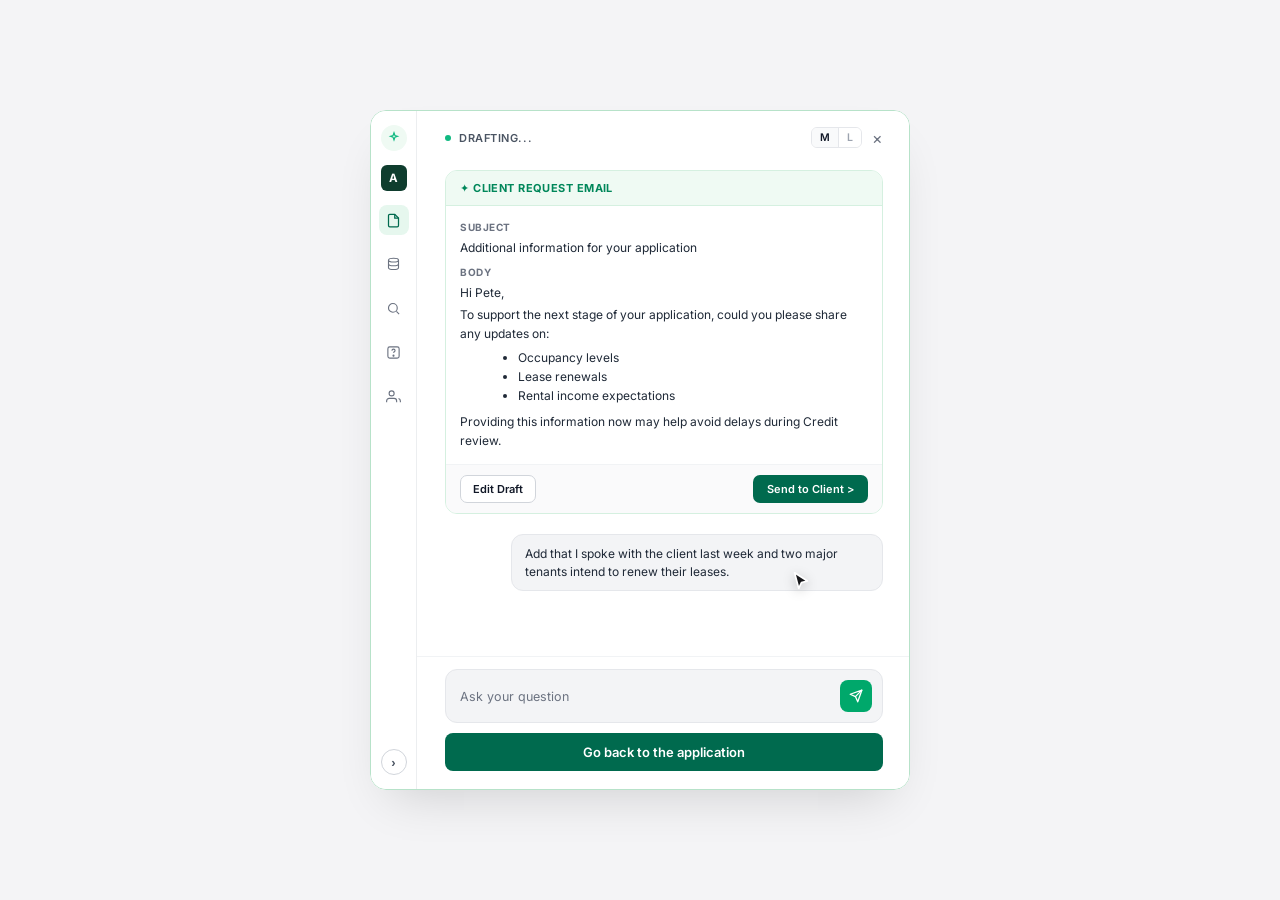
<file: demo-lia-orchestration.html>
<!DOCTYPE html>
<html lang="en">
<head>
<meta charset="UTF-8">
<meta name="viewport" content="width=device-width, initial-scale=1">
<title>LIA Multi-Agent Orchestration — Stageshow Sample</title>
<link rel="preconnect" href="https://fonts.googleapis.com">
<link rel="preconnect" href="https://fonts.gstatic.com" crossorigin>
<link href="https://fonts.googleapis.com/css2?family=Inter:wght@400;500;600;700&display=swap" rel="stylesheet">
<style>
*{box-sizing:border-box;margin:0}
body{
  background:#F4F4F6;
  font-family:'Inter',system-ui,-apple-system,sans-serif;
  color:#111827;
  min-height:100vh;
  display:flex;
  align-items:center;
  justify-content:center;
  padding:24px 16px;
  -webkit-font-smoothing:antialiased;
}

.stage-wrap{
  position:relative;
  width:100%;
  max-width:540px;
  border-radius:16px;
  overflow:hidden;
  box-shadow:0 24px 48px -20px rgba(0,0,0,.16);
}

/* Workspace Card — starts at 540px, zooms/expands leftwards cropping right side cleanly */
.lia-panel{
  position:relative;
  display:flex;
  width:540px;
  height:680px;
  background:#FFFFFF;
  border:1.5px solid #B7E2C9;
  border-radius:16px;
  overflow:hidden;
  transform-origin:0 0;
  transform:scale(1);
  transition:width .65s ease-out, transform .85s ease-out;
}
.lia-panel.is-expanded{
  width:732px;
  transform:scale(1.045);
}

/* Collapsible -> Expandable Left Navigation */
.lia-rail{
  width:46px;
  flex-shrink:0;
  background:#FFFFFF;
  border-right:1px solid #ECEEF0;
  display:flex;
  flex-direction:column;
  padding:14px 0;
  transition:width .35s ease-out;
  overflow:hidden;
}
.lia-panel.is-expanded .lia-rail{
  width:238px;
  padding:14px 14px;
}

/* Collapsed Icon View */
.rail-collapsed{
  display:flex;
  flex-direction:column;
  align-items:center;
  gap:14px;
  height:100%;
}
.lia-panel.is-expanded .rail-collapsed{
  display:none;
}
.rail-a{
  width:26px;height:26px;border-radius:6px;
  background:#0F3D2E;color:#fff;
  font-size:11.5px;font-weight:700;
  display:grid;place-items:center;
}
.rail-btn{
  width:30px;height:30px;border-radius:8px;
  display:grid;place-items:center;
  color:#6B7280;
}
.rail-btn.is-active{
  background:#E6F7EE;
  color:#006A4E;
}
.rail-toggle{
  margin-top:auto;
  width:26px;height:26px;border-radius:50%;
  border:1px solid #D1D5DB;
  background:#FFFFFF;
  display:grid;place-items:center;
  color:#4B5563;font-size:13px;font-weight:600;
  cursor:pointer;
  transition:border-color .15s, background-color .15s, transform .15s;
}
.rail-toggle.is-pressed{transform:scale(.9);border-color:#006A4E;background:#EFFAF3}

/* Expanded Multi-Agent Drawer View */
.rail-expanded{
  display:none;
  flex-direction:column;
  gap:14px;
  height:100%;
  width:210px;
  animation:fadeIn .25s ease-out;
}
.lia-panel.is-expanded .rail-expanded{
  display:flex;
}
@keyframes fadeIn{from{opacity:0}to{opacity:1}}

.search-pill{
  display:flex;align-items:center;gap:7px;
  padding:7px 10px;border-radius:8px;
  border:1px solid #E5E7EB;background:#F9FAFB;
  font-size:11.5px;color:#6B7280;
}
.nav-sec-label{
  font-size:9.5px;font-weight:700;letter-spacing:.06em;
  color:#6B7280;text-transform:uppercase;margin-bottom:4px;
}
.nav-group{display:flex;flex-direction:column;gap:5px}
.nav-item{
  display:flex;align-items:center;gap:9px;
  padding:7px 8px;border-radius:8px;
  transition:background-color .2s, border-color .2s;
  border:1px solid transparent;
}
.nav-item.is-active{
  background:#E6F7EE;border-color:#B7E2C9;
}
.nav-item.is-hovered{
  background:#F3F4F6;border-color:#E5E7EB;
}
.nav-ico{
  width:24px;height:24px;border-radius:6px;
  background:#F3F4F6;color:#4B5563;
  display:grid;place-items:center;flex-shrink:0;
}
.nav-item.is-active .nav-ico{
  background:#FFFFFF;color:#006A4E;
}
.nav-text b{display:block;font-size:11.5px;font-weight:600;color:#111827;line-height:1.25}
.nav-text span{display:block;font-size:10px;color:#6B7280;line-height:1.3;font-variant-numeric:tabular-nums}

.collapse-row{
  margin-top:auto;
  display:flex;align-items:center;
  padding-top:10px;border-top:1px solid #ECEEF0;
}

/* Right Main Column — fixed 494px width so chat body never shrinks */
.lia-main{
  flex:0 0 494px;
  width:494px;
  min-width:0;
  min-height:0;
  display:flex;
  flex-direction:column;
  overflow:hidden;
}
.lia-head{
  display:flex;align-items:center;justify-content:space-between;gap:10px;
  padding:16px 28px 12px;background:#FFFFFF;flex-shrink:0;
}
.lia-status{display:flex;align-items:center;gap:8px}
.lia-orb{
  width:26px;height:26px;border-radius:50%;
  background:#EFFAF3;color:#10B981;
  display:grid;place-items:center;
  flex-shrink:0;
}
.lia-orb svg{animation:slowSpark 3.2s ease-in-out infinite}
@keyframes slowSpark{
  0%,100%{transform:scale(1) rotate(0deg);opacity:.9}
  50%{transform:scale(1.12) rotate(8deg);opacity:1}
}
.status-dot{width:6px;height:6px;border-radius:50%;background:#10B981}
.status-text{font-size:11px;font-weight:600;letter-spacing:.05em;color:#4B5563;text-transform:uppercase}
.head-right{display:flex;align-items:center;gap:10px}
.size-toggle{
  display:inline-flex;border:1px solid #E5E7EB;border-radius:6px;overflow:hidden;font-size:10.5px;font-weight:600;
}
.size-toggle span{padding:3px 8px;color:#9CA3AF;background:#fff}
.size-toggle span:first-child{color:#111827;background:#F9FAFB;border-right:1px solid #E5E7EB}
.close-x{color:#6B7280;font-size:16px;line-height:1}

.lia-body{
  flex:1;min-height:0;overflow-y:auto;
  padding:10px 28px 26px;
  display:flex;flex-direction:column;gap:20px;
}
.lia-body > *{flex-shrink:0}

/* Client Request Email Card (from Video 1 0:45-0:52) */
.email-card{
  border:1px solid #D5F0E0;border-radius:12px;background:#FFFFFF;overflow:hidden;
}
.email-head{
  display:flex;align-items:center;gap:8px;
  padding:10px 14px;background:#EFFAF3;border-bottom:1px solid #D5F0E0;
  font-size:11px;font-weight:700;letter-spacing:.04em;color:#00875A;text-transform:uppercase;
}
.email-body{padding:14px;font-size:12px;line-height:1.55;color:#1F2937}
.email-meta{font-size:10px;font-weight:700;letter-spacing:.05em;color:#6B7280;text-transform:uppercase;margin-bottom:3px}
.email-body ul{margin:6px 0 8px 18px}
.email-foot{
  display:flex;justify-content:space-between;gap:8px;
  padding:10px 14px;background:#FAFAFB;border-top:1px solid #F1F3F5;
}
.btn-outline{
  padding:6px 12px;border-radius:7px;border:1px solid #D1D5DB;
  background:#FFFFFF;color:#111827;font-family:inherit;font-size:11px;font-weight:600;
}
.btn-green{
  padding:7px 14px;border-radius:7px;border:none;
  background:#006A4E;color:#FFFFFF;font-family:inherit;font-size:11px;font-weight:600;
}

.rm-bubble{
  align-self:flex-end;
  max-width:85%;
  background:#F3F4F6;border:1px solid #E5E7EB;border-radius:12px;
  padding:10px 13px;font-size:12px;line-height:1.45;color:#1F2937;
}

/* Footer */
.lia-footer{
  padding:12px 28px 18px;background:#FFFFFF;border-top:1px solid #F1F3F5;
  display:flex;flex-direction:column;gap:10px;flex-shrink:0;
}
.ask-box{
  display:flex;align-items:center;justify-content:space-between;gap:10px;
  background:#F3F4F6;border:1px solid #E5E7EB;border-radius:12px;
  padding:10px 10px 10px 14px;min-height:46px;
}
.ask-text{font-size:12.5px;color:#6B7280;flex:1}
.send-btn{
  width:32px;height:32px;border-radius:8px;border:none;
  background:#00A86B;color:#fff;display:grid;place-items:center;flex-shrink:0;
}
.primary-btn{
  width:100%;border:none;background:#006A4E;color:#fff;
  font-family:inherit;font-size:13px;font-weight:600;padding:11px 16px;border-radius:8px;
}

/* GPU Compositor Cursor */
.cursor{
  position:absolute;width:22px;height:22px;pointer-events:none;z-index:30;
  left:0;top:0;
  transform:translate3d(260px,420px,0);
  transition:transform .75s cubic-bezier(.22,1,.36,1);
  filter:drop-shadow(0 3px 6px rgba(0,0,0,.22));
}
.cursor svg{transition:transform .15s ease-out}
.cursor.is-clicking svg{transform:scale(.82)}
.cursor-ring{
  position:absolute;inset:-6px;border-radius:50%;
  border:2px solid #006A4E;opacity:0;transform:scale(.5);
}
.cursor.is-clicking .cursor-ring{animation:ripple .45s ease-out}
@keyframes ripple{0%{opacity:.9;transform:scale(.5)}100%{opacity:0;transform:scale(1.6)}}
@media (prefers-reduced-motion: reduce){
  .cursor{display:none}
  .lia-rail{transition:none}
}
</style>
</head>
<body>

<div class="stage-wrap" id="stage-wrap">
  <div class="lia-panel" id="lia-panel">
    <!-- Left Navigation: Collapses / Expands to reveal Multi-Agent Suite -->
    <aside class="lia-rail" aria-label="Agent orchestration navigation">
      <!-- Collapsed View -->
      <div class="rail-collapsed">
        <div class="lia-orb" aria-hidden="true">
          <svg width="14" height="14" viewBox="0 0 24 24" fill="none" stroke="currentColor" stroke-width="2">
            <path d="M12 3l1.6 4.6L18.2 9.2l-4.6 1.6L12 15.4l-1.6-4.6L5.8 9.2l4.6-1.6L12 3z"/>
          </svg>
        </div>
        <div class="rail-a">A</div>
        <div class="rail-btn is-active">
          <svg width="15" height="15" viewBox="0 0 24 24" fill="none" stroke="currentColor" stroke-width="2"><path d="M14 2H6a2 2 0 0 0-2 2v16a2 2 0 0 0 2 2h12a2 2 0 0 0 2-2V8z"/><polyline points="14 2 14 8 20 8"/></svg>
        </div>
        <div class="rail-btn">
          <svg width="15" height="15" viewBox="0 0 24 24" fill="none" stroke="currentColor" stroke-width="1.8"><ellipse cx="12" cy="5" rx="8" ry="3"/><path d="M4 5v6c0 1.66 3.58 3 8 3s8-1.34 8-3V5"/><path d="M4 11v6c0 1.66 3.58 3 8 3s8-1.34 8-3v-6"/></svg>
        </div>
        <div class="rail-btn">
          <svg width="15" height="15" viewBox="0 0 24 24" fill="none" stroke="currentColor" stroke-width="1.8"><circle cx="11" cy="11" r="7"/><line x1="21" y1="21" x2="16.65" y2="16.65"/></svg>
        </div>
        <div class="rail-btn">
          <svg width="15" height="15" viewBox="0 0 24 24" fill="none" stroke="currentColor" stroke-width="1.8"><rect x="3" y="3" width="18" height="18" rx="3"/><path d="M9.5 9a2.5 2.5 0 0 1 5 0c0 1.5-2.5 2-2.5 3.5"/><circle cx="12" cy="17" r=".8" fill="currentColor"/></svg>
        </div>
        <div class="rail-btn">
          <svg width="15" height="15" viewBox="0 0 24 24" fill="none" stroke="currentColor" stroke-width="1.8"><path d="M17 21v-2a4 4 0 0 0-4-4H5a4 4 0 0 0-4 4v2"/><circle cx="9" cy="7" r="4"/><path d="M23 21v-2a4 4 0 0 0-3-3.87"/></svg>
        </div>
        <button type="button" class="rail-toggle" id="rail-expand-btn" aria-label="Expand orchestration drawer">›</button>
      </div>

      <!-- Expanded Multi-Agent Drawer -->
      <div class="rail-expanded">
        <div style="display:flex;align-items:center;gap:8px">
          <div class="lia-orb" aria-hidden="true">
            <svg width="14" height="14" viewBox="0 0 24 24" fill="none" stroke="currentColor" stroke-width="2">
              <path d="M12 3l1.6 4.6L18.2 9.2l-4.6 1.6L12 15.4l-1.6-4.6L5.8 9.2l4.6-1.6L12 3z"/>
            </svg>
          </div>
          <div class="search-pill" style="flex:1">
            <svg width="12" height="12" viewBox="0 0 24 24" fill="none" stroke="currentColor" stroke-width="2"><circle cx="11" cy="11" r="7"/><line x1="21" y1="21" x2="16.65" y2="16.65"/></svg>
            <span>Search capabilities...</span>
          </div>
        </div>

        <div class="nav-group">
          <div class="nav-sec-label">Current Application</div>
          <div class="nav-item">
            <div class="rail-a" style="width:24px;height:24px;font-size:10.5px;flex-shrink:0">A</div>
            <div class="nav-text"><b>Acme Property Ltd</b><span>C-2593 [Case ID number]</span></div>
          </div>
          <div class="nav-item is-active">
            <div class="nav-ico">
              <svg width="13" height="13" viewBox="0 0 24 24" fill="none" stroke="currentColor" stroke-width="2"><path d="M14 2H6a2 2 0 0 0-2 2v16a2 2 0 0 0 2 2h12a2 2 0 0 0 2-2V8z"/><polyline points="14 2 14 8 20 8"/></svg>
            </div>
            <div class="nav-text"><b>Credit Case Preparation</b><span>Active workflow</span></div>
          </div>
        </div>

        <div class="nav-group">
          <div class="nav-sec-label">AI Traceability</div>
          <div class="nav-item">
            <div class="nav-ico">
              <svg width="13" height="13" viewBox="0 0 24 24" fill="none" stroke="currentColor" stroke-width="1.8"><ellipse cx="12" cy="5" rx="8" ry="3"/><path d="M4 5v6c0 1.66 3.58 3 8 3s8-1.34 8-3V5"/></svg>
            </div>
            <div class="nav-text"><b>Client data explorer</b><span>Browse company &amp; financial data</span></div>
          </div>
          <div class="nav-item" id="nav-summary">
            <div class="nav-ico">
              <svg width="13" height="13" viewBox="0 0 24 24" fill="none" stroke="currentColor" stroke-width="1.8"><circle cx="11" cy="11" r="7"/><line x1="21" y1="21" x2="16.65" y2="16.65"/></svg>
            </div>
            <div class="nav-text"><b>Summary explorer</b><span>View and trace narrative sources</span></div>
          </div>
          <div class="nav-item">
            <div class="nav-ico">
              <svg width="13" height="13" viewBox="0 0 24 24" fill="none" stroke="currentColor" stroke-width="1.8"><rect x="3" y="3" width="18" height="18" rx="3"/><path d="M9.5 9a2.5 2.5 0 0 1 5 0c0 1.5-2.5 2-2.5 3.5"/></svg>
            </div>
            <div class="nav-text"><b>Data quality &amp; flags</b><span>Audit alerts and discrepancies</span></div>
          </div>
        </div>

        <div class="nav-group">
          <div class="nav-sec-label">Lending Suite</div>
          <div class="nav-item" id="nav-cassandra">
            <div class="nav-ico">
              <svg width="13" height="13" viewBox="0 0 24 24" fill="none" stroke="currentColor" stroke-width="1.8"><path d="M17 21v-2a4 4 0 0 0-4-4H5a4 4 0 0 0-4 4v2"/><circle cx="9" cy="7" r="4"/></svg>
            </div>
            <div class="nav-text"><b>Policy agent</b><span>Underwriting &amp; policy checks</span></div>
          </div>
          <div class="nav-item" id="nav-rm">
            <div class="nav-ico" style="background:#EFFAF3;color:#059669">✦</div>
            <div class="nav-text"><b>RM assistant</b><span>Relationship &amp; email drafting</span></div>
          </div>
        </div>

        <div class="collapse-row">
          <button type="button" class="rail-toggle" style="margin-top:0" aria-label="Collapse orchestration drawer">‹</button>
        </div>
      </div>
    </aside>

    <!-- Right Main Workspace -->
    <div class="lia-main">
      <div class="lia-head">
        <div class="lia-status">
          <span class="status-dot"></span>
          <span class="status-text">DRAFTING...</span>
        </div>
        <div class="head-right">
          <div class="size-toggle"><span>M</span><span>L</span></div>
          <span class="close-x" aria-hidden="true">×</span>
        </div>
      </div>

      <div class="lia-body">
        <div class="email-card">
          <div class="email-head">✦ CLIENT REQUEST EMAIL</div>
          <div class="email-body">
            <div class="email-meta">SUBJECT</div>
            <p style="margin-bottom:8px">Additional information for your application</p>
            <div class="email-meta">BODY</div>
            <p>Hi Pete,</p>
            <p style="margin-top:4px">To support the next stage of your application, could you please share any updates on:</p>
            <ul>
              <li>Occupancy levels</li>
              <li>Lease renewals</li>
              <li>Rental income expectations</li>
            </ul>
            <p>Providing this information now may help avoid delays during Credit review.</p>
          </div>
          <div class="email-foot">
            <button type="button" class="btn-outline">Edit Draft</button>
            <button type="button" class="btn-green">Send to Client &gt;</button>
          </div>
        </div>

        <div class="rm-bubble">
          Add that I spoke with the client last week and two major tenants intend to renew their leases.
        </div>
      </div>

      <div class="lia-footer">
        <div class="ask-box">
          <div class="ask-text">Ask your question</div>
          <button type="button" class="send-btn" aria-label="Send">
            <svg width="14" height="14" viewBox="0 0 24 24" fill="none" stroke="currentColor" stroke-width="2.2" stroke-linecap="round" stroke-linejoin="round"><line x1="22" y1="2" x2="11" y2="13"/><polygon points="22 2 15 22 11 13 2 9 22 2"/></svg>
          </button>
        </div>
        <button type="button" class="primary-btn">Go back to the application</button>
      </div>
    </div>
  </div>

  <!-- GPU Compositor Cursor -->
  <div class="cursor" id="cursor" aria-hidden="true">
    <div class="cursor-ring"></div>
    <svg width="22" height="22" viewBox="0 0 24 24" fill="none">
      <path d="M5 3L19 12L12.5 13.8L9.5 20L5 3Z" fill="#18181B" stroke="#FFFFFF" stroke-width="1.8" stroke-linejoin="round"/>
    </svg>
  </div>
</div>

<script>
(function(){
  var wrap = document.getElementById('stage-wrap');
  var panel = document.getElementById('lia-panel');
  var cursor = document.getElementById('cursor');
  var expandBtn = document.getElementById('rail-expand-btn');
  var navSummary = document.getElementById('nav-summary');
  var navCassandra = document.getElementById('nav-cassandra');
  var navRm = document.getElementById('nav-rm');

  var timers = [];

  function clearTimers(){
    timers.forEach(clearTimeout);
    timers = [];
  }

  function setCursorPos(x, y){
    cursor.style.transform = 'translate3d(' + x + 'px,' + y + 'px,0)';
  }

  function moveCursor(el, click){
    var wr = wrap.getBoundingClientRect();
    var er = el.getBoundingClientRect();
    setCursorPos(er.left - wr.left + er.width * 0.5, er.top - wr.top + er.height * 0.55);
    if (click) {
      timers.push(setTimeout(function(){
        cursor.classList.add('is-clicking');
        timers.push(setTimeout(function(){ cursor.classList.remove('is-clicking'); }, 240));
      }, 620));
    }
  }

  function resetAll(){
    panel.classList.remove('is-expanded');
    expandBtn.classList.remove('is-pressed');
    navSummary.classList.remove('is-hovered');
    navCassandra.classList.remove('is-hovered');
    navRm.classList.remove('is-hovered');
    setCursorPos(420, 460);
  }

  function runSequence(){
    clearTimers();
    resetAll();

    // 1. Move cursor to collapsed rail toggle (>) and click to expand
    timers.push(setTimeout(function(){
      moveCursor(expandBtn, true);
      timers.push(setTimeout(function(){
        expandBtn.classList.add('is-pressed');
        panel.classList.add('is-expanded');
      }, 680));
    }, 1100));

    // 2. Hover over AI Traceability -> Summary explorer
    timers.push(setTimeout(function(){
      moveCursor(navSummary, false);
      timers.push(setTimeout(function(){
        navSummary.classList.add('is-hovered');
      }, 680));
    }, 2800));

    // 3. Hover over Lending Suite specialist agents (Cassandra -> RM assistant)
    timers.push(setTimeout(function(){
      navSummary.classList.remove('is-hovered');
      moveCursor(navCassandra, false);
      timers.push(setTimeout(function(){
        navCassandra.classList.add('is-hovered');
      }, 680));
    }, 4500));

    timers.push(setTimeout(function(){
      navCassandra.classList.remove('is-hovered');
      moveCursor(navRm, false);
      timers.push(setTimeout(function(){
        navRm.classList.add('is-hovered');
      }, 680));
    }, 6100));

    timers.push(setTimeout(runSequence, 8600));
  }

  var reduceMotion = window.matchMedia && window.matchMedia('(prefers-reduced-motion: reduce)').matches;
  var running = false;
  if (reduceMotion) {
    panel.classList.add('is-expanded');
  } else if ('IntersectionObserver' in window) {
    new IntersectionObserver(function(entries){
      if (entries[0].isIntersecting && !running) { running = true; runSequence(); }
      else if (!entries[0].isIntersecting && running) { running = false; clearTimers(); }
    }, { threshold: 0.15 }).observe(wrap);
  } else {
    runSequence();
  }
})();
</script>
</body>
</html>
</file>
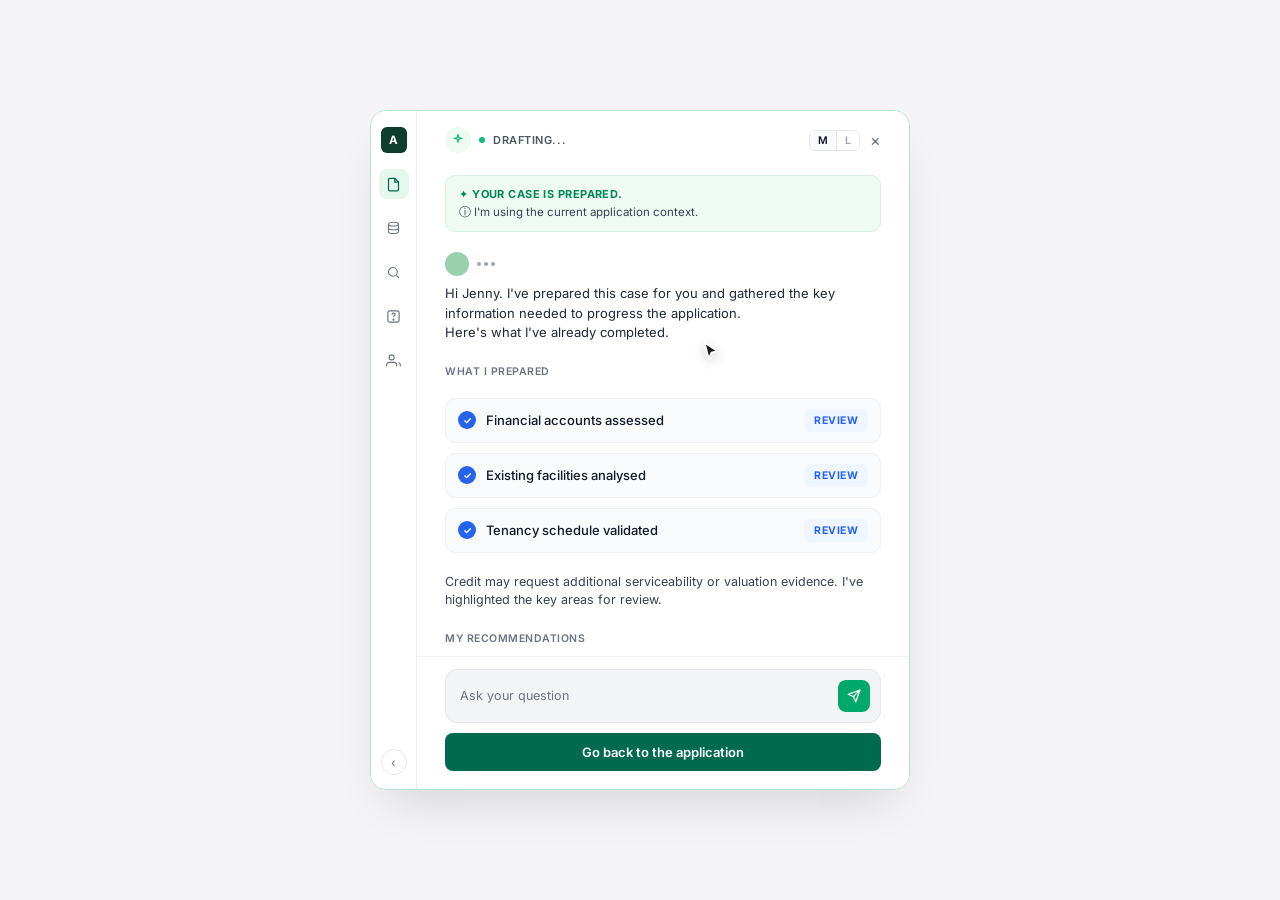
<file: demo-lia-prep.html>
<!DOCTYPE html>
<html lang="en">
<head>
<meta charset="UTF-8">
<meta name="viewport" content="width=device-width, initial-scale=1">
<title>LIA AI Workspace — Stageshow Sample</title>
<link rel="preconnect" href="https://fonts.googleapis.com">
<link rel="preconnect" href="https://fonts.gstatic.com" crossorigin>
<link href="https://fonts.googleapis.com/css2?family=Inter:wght@400;500;600;700&display=swap" rel="stylesheet">
<style>
*{box-sizing:border-box;margin:0}
body{
  background:#F4F4F6;
  font-family:'Inter',system-ui,-apple-system,sans-serif;
  color:#111827;
  min-height:100vh;
  display:flex;
  flex-direction:column;
  align-items:center;
  justify-content:center;
  padding:24px 16px;
  -webkit-font-smoothing:antialiased;
}

.stage-wrap{
  position:relative;
  width:100%;
  max-width:540px;
}

/* Exact Right Workspace Card */
.lia-panel{
  position:relative;
  display:grid;
  grid-template-columns:46px minmax(0,1fr);
  grid-template-rows:minmax(0,1fr);
  height:680px;
  background:#FFFFFF;
  border:1.5px solid #B7E2C9;
  border-radius:16px;
  box-shadow:0 24px 48px -20px rgba(0,0,0,.16);
  overflow:hidden;
}

/* Left Icon Rail — Top-aligned per original design */
.lia-rail{
  background:#FFFFFF;
  border-right:1px solid #ECEEF0;
  display:flex;
  flex-direction:column;
  align-items:center;
  padding:16px 0 14px;
}
.rail-top{
  display:flex;
  flex-direction:column;
  align-items:center;
  gap:14px;
}
.rail-a{
  width:26px;height:26px;border-radius:6px;
  background:#0F3D2E;color:#fff;
  font-size:11.5px;font-weight:700;
  display:grid;place-items:center;
  margin-bottom:2px;
}
.rail-btn{
  width:30px;height:30px;border-radius:8px;
  display:grid;place-items:center;
  color:#6B7280;
}
.rail-btn.is-active{
  background:#E6F7EE;
  color:#006A4E;
}
.rail-collapse{
  margin-top:auto;
  width:26px;height:26px;border-radius:50%;
  border:1px solid #E5E7EB;
  display:grid;place-items:center;
  color:#6B7280;font-size:12px;
}

/* Top-left AI Orb in Header */
.lia-orb{
  width:26px;height:26px;border-radius:50%;
  background:#EFFAF3;color:#10B981;
  display:grid;place-items:center;
  flex-shrink:0;
}
.lia-orb svg{animation:slowSpark 3.2s ease-in-out infinite}
@keyframes slowSpark{
  0%,100%{transform:scale(1) rotate(0deg);opacity:.9}
  50%{transform:scale(1.12) rotate(8deg);opacity:1}
}

/* Main Workspace Column */
.lia-main{
  display:flex;
  flex-direction:column;
  min-width:0;
  min-height:0;
  height:100%;
  overflow:hidden;
}

/* Fixed Top Bar */
.lia-head{
  display:flex;
  align-items:center;
  justify-content:space-between;
  gap:10px;
  padding:16px 28px 12px;
  background:#FFFFFF;
  flex-shrink:0;
}
.lia-status{
  display:flex;
  align-items:center;
  gap:8px;
}
.status-dot{
  width:6px;height:6px;border-radius:50%;
  background:#10B981;
  transition:transform .25s ease;
}
.status-dot.is-pulsing{
  animation:dotPulse .9s ease-in-out infinite;
}
@keyframes dotPulse{
  0%,100%{transform:scale(1);opacity:1}
  50%{transform:scale(1.6);opacity:.5}
}
.status-text{
  font-size:11px;
  font-weight:600;
  letter-spacing:.05em;
  color:#4B5563;
  text-transform:uppercase;
}
.head-right{
  display:flex;
  align-items:center;
  gap:10px;
}
.size-toggle{
  display:inline-flex;
  border:1px solid #E5E7EB;
  border-radius:6px;
  overflow:hidden;
  font-size:10.5px;
  font-weight:600;
}
.size-toggle span{
  padding:3px 8px;
  color:#9CA3AF;
  background:#fff;
}
.size-toggle span:first-child{
  color:#111827;
  background:#F9FAFB;
  border-right:1px solid #E5E7EB;
}
.close-x{
  color:#6B7280;
  font-size:16px;
  line-height:1;
}

/* Scrollable Middle Region — Generous Spacing */
.lia-scroll{
  flex:1;
  min-height:0;
  overflow-y:auto;
  padding:10px 28px 26px;
  display:flex;
  flex-direction:column;
  gap:20px;
  scrollbar-width:thin;
  scrollbar-color:#D1D5DB transparent;
}
.lia-scroll > *{flex-shrink:0}
.lia-scroll::-webkit-scrollbar{width:5px}
.lia-scroll::-webkit-scrollbar-thumb{background:#D1D5DB;border-radius:999px}

/* Prepared Banner */
.prep-banner{
  background:#EFFAF3;
  border:1px solid #D5F0E0;
  border-radius:10px;
  padding:11px 13px;
}
.prep-title{
  display:flex;
  align-items:center;
  gap:6px;
  font-size:11px;
  font-weight:700;
  letter-spacing:.04em;
  color:#00875A;
  text-transform:uppercase;
  margin-bottom:4px;
}
.prep-sub{
  display:flex;
  align-items:center;
  gap:6px;
  font-size:11.5px;
  color:#374151;
}

/* Greeting */
.lia-msg{
  display:flex;
  flex-direction:column;
  gap:8px;
}
.lia-typing-row{
  display:flex;
  align-items:center;
  gap:8px;
}
.sage-avatar{
  width:24px;height:24px;border-radius:50%;
  background:#9AD1AD;
}
.dots-thinking{
  display:flex;gap:3px;
}
.dots-thinking span{
  width:4px;height:4px;border-radius:50%;background:#9CA3AF;
  transition:opacity .2s;
}
.dots-thinking.is-active span{
  animation:thinkBounce 1s infinite;
}
.dots-thinking.is-active span:nth-child(2){animation-delay:.15s}
.dots-thinking.is-active span:nth-child(3){animation-delay:.3s}
@keyframes thinkBounce{
  0%,80%,100%{transform:translateY(0);opacity:.45}
  40%{transform:translateY(-3px);opacity:1}
}
.lia-msg p{
  font-size:13px;
  line-height:1.5;
  color:#1F2937;
}

/* WHAT I PREPARED */
.section-label{
  font-size:10.5px;
  font-weight:600;
  letter-spacing:.05em;
  color:#6B7280;
  text-transform:uppercase;
  margin-top:2px;
}
.action-list{
  display:flex;
  flex-direction:column;
  gap:10px;
}
.action-card{
  display:flex;
  align-items:center;
  justify-content:space-between;
  gap:10px;
  background:#F8FAFC;
  border:1px solid #EEF0F3;
  border-radius:10px;
  padding:10px 12px;
}
.action-left{
  display:flex;
  align-items:center;
  gap:10px;
  font-size:13px;
  font-weight:500;
  color:#111827;
}
.check-circle{
  width:18px;height:18px;border-radius:50%;
  background:#2563EB;color:#fff;
  display:grid;place-items:center;
  flex-shrink:0;
  font-size:10px;font-weight:700;
}
.review-btn{
  border:none;
  background:#EFF6FF;
  color:#2563EB;
  font-family:inherit;
  font-size:10.5px;
  font-weight:700;
  letter-spacing:.04em;
  padding:5px 10px;
  border-radius:6px;
}

.lia-note{
  font-size:12.5px;
  line-height:1.48;
  color:#374151;
}

/* MY RECOMMENDATIONS Callout Boxes */
.rec-stack{
  display:flex;
  flex-direction:column;
  gap:16px;
}
.rec-card{
  border:1px solid #ECEEF2;
  border-radius:12px;
  background:#FFFFFF;
  box-shadow:0 6px 16px -10px rgba(17,24,39,.12);
  overflow:hidden;
  transition:border-color .25s ease, box-shadow .25s ease;
}
.rec-head{
  display:flex;
  align-items:center;
  justify-content:space-between;
  gap:8px;
  padding:10px 14px;
  background:#FFF6EB;
  border-bottom:1px solid #FDE7CE;
}
.rec-title{
  display:flex;
  align-items:center;
  gap:6px;
  font-size:11px;
  font-weight:700;
  letter-spacing:.04em;
  color:#D97706;
  text-transform:uppercase;
}
.rec-badge{
  font-size:9.5px;
  font-weight:700;
  letter-spacing:.04em;
  text-transform:uppercase;
  padding:3px 8px;
  border-radius:5px;
  background:#FDE2C4;
  color:#B45309;
  white-space:nowrap;
}
.rec-body{
  display:flex;
  align-items:flex-start;
  gap:9px;
  padding:13px 14px;
  font-size:12.5px;
  line-height:1.48;
  color:#1F2937;
}
.warn-ico{
  color:#D97706;
  flex-shrink:0;
  margin-top:2px;
}
.rec-foot{
  display:flex;
  align-items:center;
  justify-content:space-between;
  gap:8px;
  padding:10px 14px;
  background:#FAFAFB;
  border-top:1px solid #F1F3F5;
}
.btn-outline{
  display:inline-flex;
  align-items:center;
  gap:6px;
  padding:6px 10px;
  border-radius:7px;
  border:1px solid #D1D5DB;
  background:#FFFFFF;
  color:#111827;
  font-family:inherit;
  font-size:11px;
  font-weight:600;
}
.btn-green{
  display:inline-flex;
  align-items:center;
  gap:6px;
  padding:7px 12px;
  border-radius:7px;
  border:none;
  background:#006A4E;
  color:#FFFFFF;
  font-family:inherit;
  font-size:11px;
  font-weight:600;
}

/* Sticky Bottom Footer inside Panel */
.lia-footer{
  padding:12px 28px 18px;
  background:#FFFFFF;
  border-top:1px solid #F1F3F5;
  display:flex;
  flex-direction:column;
  gap:10px;
  flex-shrink:0;
}

/* Input Box */
.ask-box{
  display:flex;
  align-items:center;
  justify-content:space-between;
  gap:10px;
  background:#F3F4F6;
  border:1px solid #E5E7EB;
  border-radius:12px;
  padding:10px 10px 10px 14px;
  min-height:50px;
  transition:border-color .25s ease, background-color .25s ease, box-shadow .25s ease;
}
.ask-box.is-focused{
  background:#FFFFFF;
  border-color:#00875A;
  box-shadow:0 0 0 3px rgba(0,135,90,.12);
}
.ask-text{
  font-size:12.5px;
  color:#6B7280;
  line-height:1.4;
  flex:1;
}
.ask-text.has-value{
  color:#111827;
}
.caret{
  display:none;
  width:1.5px;height:14px;
  background:#00875A;
  vertical-align:-2px;
  margin-left:1px;
  animation:blink .8s step-end infinite;
}
.ask-box.is-focused .caret{display:inline-block}
@keyframes blink{0%,50%{opacity:1}50.01%,100%{opacity:0}}

.send-btn{
  width:32px;height:32px;border-radius:8px;border:none;
  background:#00A86B;color:#fff;
  display:grid;place-items:center;flex-shrink:0;
  transition:transform .15s ease, background-color .2s ease;
}
.send-btn.is-pressed{
  transform:scale(.9);
  background:#006A4E;
}

/* Primary Footer CTA */
.primary-btn{
  width:100%;
  border:none;
  background:#006A4E;
  color:#fff;
  font-family:inherit;
  font-size:13px;
  font-weight:600;
  padding:11px 16px;
  border-radius:8px;
}
.return-link{
  text-align:center;
  font-size:11px;
  font-weight:600;
  letter-spacing:.05em;
  color:#6B7280;
  text-transform:uppercase;
}

/* Animated Stageshow Cursor (GPU compositor transform) */
.cursor{
  position:absolute;
  width:22px;height:22px;
  pointer-events:none;
  z-index:30;
  left:0;top:0;
  transform:translate3d(320px,240px,0);
  transition:transform .75s cubic-bezier(.22,1,.36,1);
  filter:drop-shadow(0 3px 6px rgba(0,0,0,.22));
}
.cursor svg{transition:transform .15s ease-out}
.cursor.is-clicking svg{transform:scale(.82)}
.cursor-ring{
  position:absolute;inset:-6px;border-radius:50%;
  border:2px solid #006A4E;opacity:0;transform:scale(.5);
}
.cursor.is-clicking .cursor-ring{
  animation:ripple .45s ease-out;
}
@keyframes ripple{
  0%{opacity:.9;transform:scale(.5)}
  100%{opacity:0;transform:scale(1.6)}
}
@media (prefers-reduced-motion: reduce){
  .cursor,.status-dot,.dots-thinking{animation:none!important}
  .cursor{display:none}
}
</style>
</head>
<body>

<div class="stage-wrap" id="stage-wrap">
  <div class="lia-panel">
    <!-- Left Vertical Icon Rail (top-aligned) -->
    <aside class="lia-rail" aria-hidden="true">
      <div class="rail-top">
        <div class="rail-a">A</div>
        <div class="rail-btn is-active">
          <svg width="15" height="15" viewBox="0 0 24 24" fill="none" stroke="currentColor" stroke-width="2"><path d="M14 2H6a2 2 0 0 0-2 2v16a2 2 0 0 0 2 2h12a2 2 0 0 0 2-2V8z"/><polyline points="14 2 14 8 20 8"/></svg>
        </div>
        <div class="rail-btn">
          <svg width="15" height="15" viewBox="0 0 24 24" fill="none" stroke="currentColor" stroke-width="1.8"><ellipse cx="12" cy="5" rx="8" ry="3"/><path d="M4 5v6c0 1.66 3.58 3 8 3s8-1.34 8-3V5"/><path d="M4 11v6c0 1.66 3.58 3 8 3s8-1.34 8-3v-6"/></svg>
        </div>
        <div class="rail-btn">
          <svg width="15" height="15" viewBox="0 0 24 24" fill="none" stroke="currentColor" stroke-width="1.8"><circle cx="11" cy="11" r="7"/><line x1="21" y1="21" x2="16.65" y2="16.65"/></svg>
        </div>
        <div class="rail-btn">
          <svg width="15" height="15" viewBox="0 0 24 24" fill="none" stroke="currentColor" stroke-width="1.8"><rect x="3" y="3" width="18" height="18" rx="3"/><path d="M9.5 9a2.5 2.5 0 0 1 5 0c0 1.5-2.5 2-2.5 3.5"/><circle cx="12" cy="17" r=".8" fill="currentColor"/></svg>
        </div>
        <div class="rail-btn">
          <svg width="15" height="15" viewBox="0 0 24 24" fill="none" stroke="currentColor" stroke-width="1.8"><path d="M17 21v-2a4 4 0 0 0-4-4H5a4 4 0 0 0-4 4v2"/><circle cx="9" cy="7" r="4"/><path d="M23 21v-2a4 4 0 0 0-3-3.87"/></svg>
        </div>
      </div>
      <div class="rail-collapse">‹</div>
    </aside>

    <!-- Right Main Column -->
    <div class="lia-main">
      <div class="lia-head">
        <div class="lia-status">
          <div class="lia-orb" aria-hidden="true">
            <svg width="14" height="14" viewBox="0 0 24 24" fill="none" stroke="currentColor" stroke-width="2">
              <path d="M12 3l1.6 4.6L18.2 9.2l-4.6 1.6L12 15.4l-1.6-4.6L5.8 9.2l4.6-1.6L12 3z"/>
            </svg>
          </div>
          <span class="status-dot" id="status-dot"></span>
          <span class="status-text" id="status-text">DRAFTING...</span>
        </div>
        <div class="head-right">
          <div class="size-toggle"><span>M</span><span>L</span></div>
          <span class="close-x" aria-hidden="true">×</span>
        </div>
      </div>

      <!-- Scrollable Workspace Body -->
      <div class="lia-scroll" id="lia-scroll">
        <div class="prep-banner">
          <div class="prep-title">✦ YOUR CASE IS PREPARED.</div>
          <div class="prep-sub">ⓘ I'm using the current application context.</div>
        </div>

        <div class="lia-msg">
          <div class="lia-typing-row">
            <div class="sage-avatar"></div>
            <div class="dots-thinking" id="dots-thinking"><span></span><span></span><span></span></div>
          </div>
          <p>Hi Jenny. I've prepared this case for you and gathered the key information needed to progress the application.<br>Here's what I've already completed.</p>
        </div>

        <div class="section-label">WHAT I PREPARED</div>

        <div class="action-list">
          <div class="action-card">
            <div class="action-left"><span class="check-circle">✓</span><span>Financial accounts assessed</span></div>
            <button type="button" class="review-btn">REVIEW</button>
          </div>
          <div class="action-card">
            <div class="action-left"><span class="check-circle">✓</span><span>Existing facilities analysed</span></div>
            <button type="button" class="review-btn">REVIEW</button>
          </div>
          <div class="action-card">
            <div class="action-left"><span class="check-circle">✓</span><span>Tenancy schedule validated</span></div>
            <button type="button" class="review-btn">REVIEW</button>
          </div>
        </div>

        <p class="lia-note">Credit may request additional serviceability or valuation evidence. I've highlighted the key areas for review.</p>

        <div class="section-label" id="rec-anchor">MY RECOMMENDATIONS</div>

        <div class="rec-stack">
          <div class="rec-card">
            <div class="rec-head">
              <span class="rec-title">✦ PROPERTY VALUATION</span>
              <span class="rec-badge">ACTION REQUIRED</span>
            </div>
            <div class="rec-body">
              <svg class="warn-ico" width="16" height="16" viewBox="0 0 24 24" fill="none" stroke="currentColor" stroke-width="2"><path d="M10.29 3.86L1.82 18a2 2 0 0 0 1.71 3h16.94a2 2 0 0 0 1.71-3L13.71 3.86a2 2 0 0 0-3.42 0z"/><line x1="12" y1="9" x2="12" y2="13"/><line x1="12" y1="17" x2="12.01" y2="17"/></svg>
              <span>Property valuation is over 3 years old. Credit may request an updated valuation.</span>
            </div>
            <div class="rec-foot">
              <button type="button" class="btn-outline">View supporting evidence</button>
              <button type="button" class="btn-green">Add to Case Plan</button>
            </div>
          </div>

          <div class="rec-card">
            <div class="rec-head">
              <span class="rec-title">✦ POTENTIAL SERVICEABILITY QUERY</span>
              <span class="rec-badge">EVIDENCE</span>
            </div>
            <div class="rec-body">
              <svg class="warn-ico" width="16" height="16" viewBox="0 0 24 24" fill="none" stroke="currentColor" stroke-width="2"><path d="M10.29 3.86L1.82 18a2 2 0 0 0 1.71 3h16.94a2 2 0 0 0 1.71-3L13.71 3.86a2 2 0 0 0-3.42 0z"/><line x1="12" y1="9" x2="12" y2="13"/><line x1="12" y1="17" x2="12.01" y2="17"/></svg>
              <span>Potential serviceability query identified. I've prepared a draft request for the client.</span>
            </div>
            <div class="rec-foot">
              <button type="button" class="btn-outline">View supporting evidence</button>
              <button type="button" class="btn-green">Review email draft</button>
            </div>
          </div>
        </div>
      </div>

      <!-- Fixed Bottom Chatbar & CTA -->
      <div class="lia-footer">
        <div class="ask-box" id="ask-box">
          <div class="ask-text" id="ask-text"><span id="typed-prompt">Ask your question</span><span class="caret"></span></div>
          <button type="button" class="send-btn" id="send-btn" aria-label="Send">
            <svg width="14" height="14" viewBox="0 0 24 24" fill="none" stroke="currentColor" stroke-width="2.2" stroke-linecap="round" stroke-linejoin="round"><line x1="22" y1="2" x2="11" y2="13"/><polygon points="22 2 15 22 11 13 2 9 22 2"/></svg>
          </button>
        </div>

        <button type="button" class="primary-btn">Go back to the application</button>
      </div>
    </div>
  </div>

  <!-- Animated Cursor -->
  <div class="cursor" id="cursor" aria-hidden="true">
    <div class="cursor-ring"></div>
    <svg width="22" height="22" viewBox="0 0 24 24" fill="none">
      <path d="M5 3L19 12L12.5 13.8L9.5 20L5 3Z" fill="#18181B" stroke="#FFFFFF" stroke-width="1.8" stroke-linejoin="round"/>
    </svg>
  </div>
</div>

<script>
(function(){
  var wrap = document.getElementById('stage-wrap');
  var scrollBox = document.getElementById('lia-scroll');
  var recAnchor = document.getElementById('rec-anchor');
  var cursor = document.getElementById('cursor');
  var askBox = document.getElementById('ask-box');
  var askText = document.getElementById('ask-text');
  var typedPrompt = document.getElementById('typed-prompt');
  var sendBtn = document.getElementById('send-btn');
  var statusDot = document.getElementById('status-dot');
  var statusText = document.getElementById('status-text');
  var dotsThinking = document.getElementById('dots-thinking');

  var rmMessage = 'Note in the client email that Q4 rent-free period ends in May and request updated EPC';
  var timers = [];
  var scrollRaf = null;

  function clearTimers(){
    timers.forEach(clearTimeout);
    timers = [];
    if (scrollRaf) cancelAnimationFrame(scrollRaf);
  }

  function smoothScrollTo(targetTop, duration){
    var start = scrollBox.scrollTop;
    var change = targetTop - start;
    var startTime = performance.now();
    function easeInOut(t){ return t < 0.5 ? 2*t*t : 1 - Math.pow(-2*t + 2, 2)/2; }
    function step(now){
      var elapsed = now - startTime;
      var progress = Math.min(elapsed / duration, 1);
      scrollBox.scrollTop = start + change * easeInOut(progress);
      if (progress < 1) scrollRaf = requestAnimationFrame(step);
    }
    scrollRaf = requestAnimationFrame(step);
  }

  function setCursorPos(x, y){
    cursor.style.transform = 'translate3d(' + x + 'px,' + y + 'px,0)';
  }

  function moveCursor(el, click){
    var wr = wrap.getBoundingClientRect();
    var er = el.getBoundingClientRect();
    setCursorPos(er.left - wr.left + er.width * 0.52, er.top - wr.top + er.height * 0.55);
    if (click) {
      timers.push(setTimeout(function(){
        cursor.classList.add('is-clicking');
        timers.push(setTimeout(function(){ cursor.classList.remove('is-clicking'); }, 240));
      }, 620));
    }
  }

  function resetAll(){
    scrollBox.scrollTop = 0;
    askBox.classList.remove('is-focused');
    askText.classList.remove('has-value');
    typedPrompt.textContent = 'Ask your question';
    sendBtn.classList.remove('is-pressed');
    statusDot.classList.remove('is-pulsing');
    dotsThinking.classList.remove('is-active');
    statusText.textContent = 'DRAFTING...';
    setCursorPos(330, 230);
  }

  function runSequence(){
    clearTimers();
    resetAll();

    // 1. User reads WHAT I PREPARED (no clicks), then scrolls down to MY RECOMMENDATIONS
    timers.push(setTimeout(function(){
      smoothScrollTo(scrollBox.scrollHeight - scrollBox.clientHeight, 1300);
      setCursorPos(345, 290);
    }, 1500));

    // 2. After scrolling down, cursor moves to chatbar, clicks, and RM types context for client email
    timers.push(setTimeout(function(){
      moveCursor(askBox, true);
      timers.push(setTimeout(function(){
        askBox.classList.add('is-focused');
        askText.classList.add('has-value');
        typedPrompt.textContent = '';
        var i = 0;
        function typeStep(){
          if (i <= rmMessage.length) {
            typedPrompt.textContent = rmMessage.slice(0, i);
            i++;
            timers.push(setTimeout(typeStep, 45));
          }
        }
        typeStep();
      }, 680));
    }, 3500));

    // 3. Cursor moves to green send button and clicks
    timers.push(setTimeout(function(){
      moveCursor(sendBtn, true);
      timers.push(setTimeout(function(){
        sendBtn.classList.add('is-pressed');
        askBox.classList.remove('is-focused');
        askText.classList.remove('has-value');
        typedPrompt.textContent = 'Ask your question';
        statusDot.classList.add('is-pulsing');
        dotsThinking.classList.add('is-active');
        statusText.textContent = 'UPDATING...';
      }, 680));
    }, 8400));

    // 4. Settle briefly, then loop
    timers.push(setTimeout(function(){
      sendBtn.classList.remove('is-pressed');
      statusDot.classList.remove('is-pulsing');
      dotsThinking.classList.remove('is-active');
      statusText.textContent = 'DRAFTING...';
    }, 9800));

    timers.push(setTimeout(runSequence, 11500));
  }

  var reduceMotion = window.matchMedia && window.matchMedia('(prefers-reduced-motion: reduce)').matches;
  var running = false;
  if (!reduceMotion) {
    if ('IntersectionObserver' in window) {
      new IntersectionObserver(function(entries){
        if (entries[0].isIntersecting && !running) { running = true; runSequence(); }
        else if (!entries[0].isIntersecting && running) { running = false; clearTimers(); }
      }, { threshold: 0.15 }).observe(wrap);
    } else {
      runSequence();
    }
  }
})();
</script>
</body>
</html>
</file>
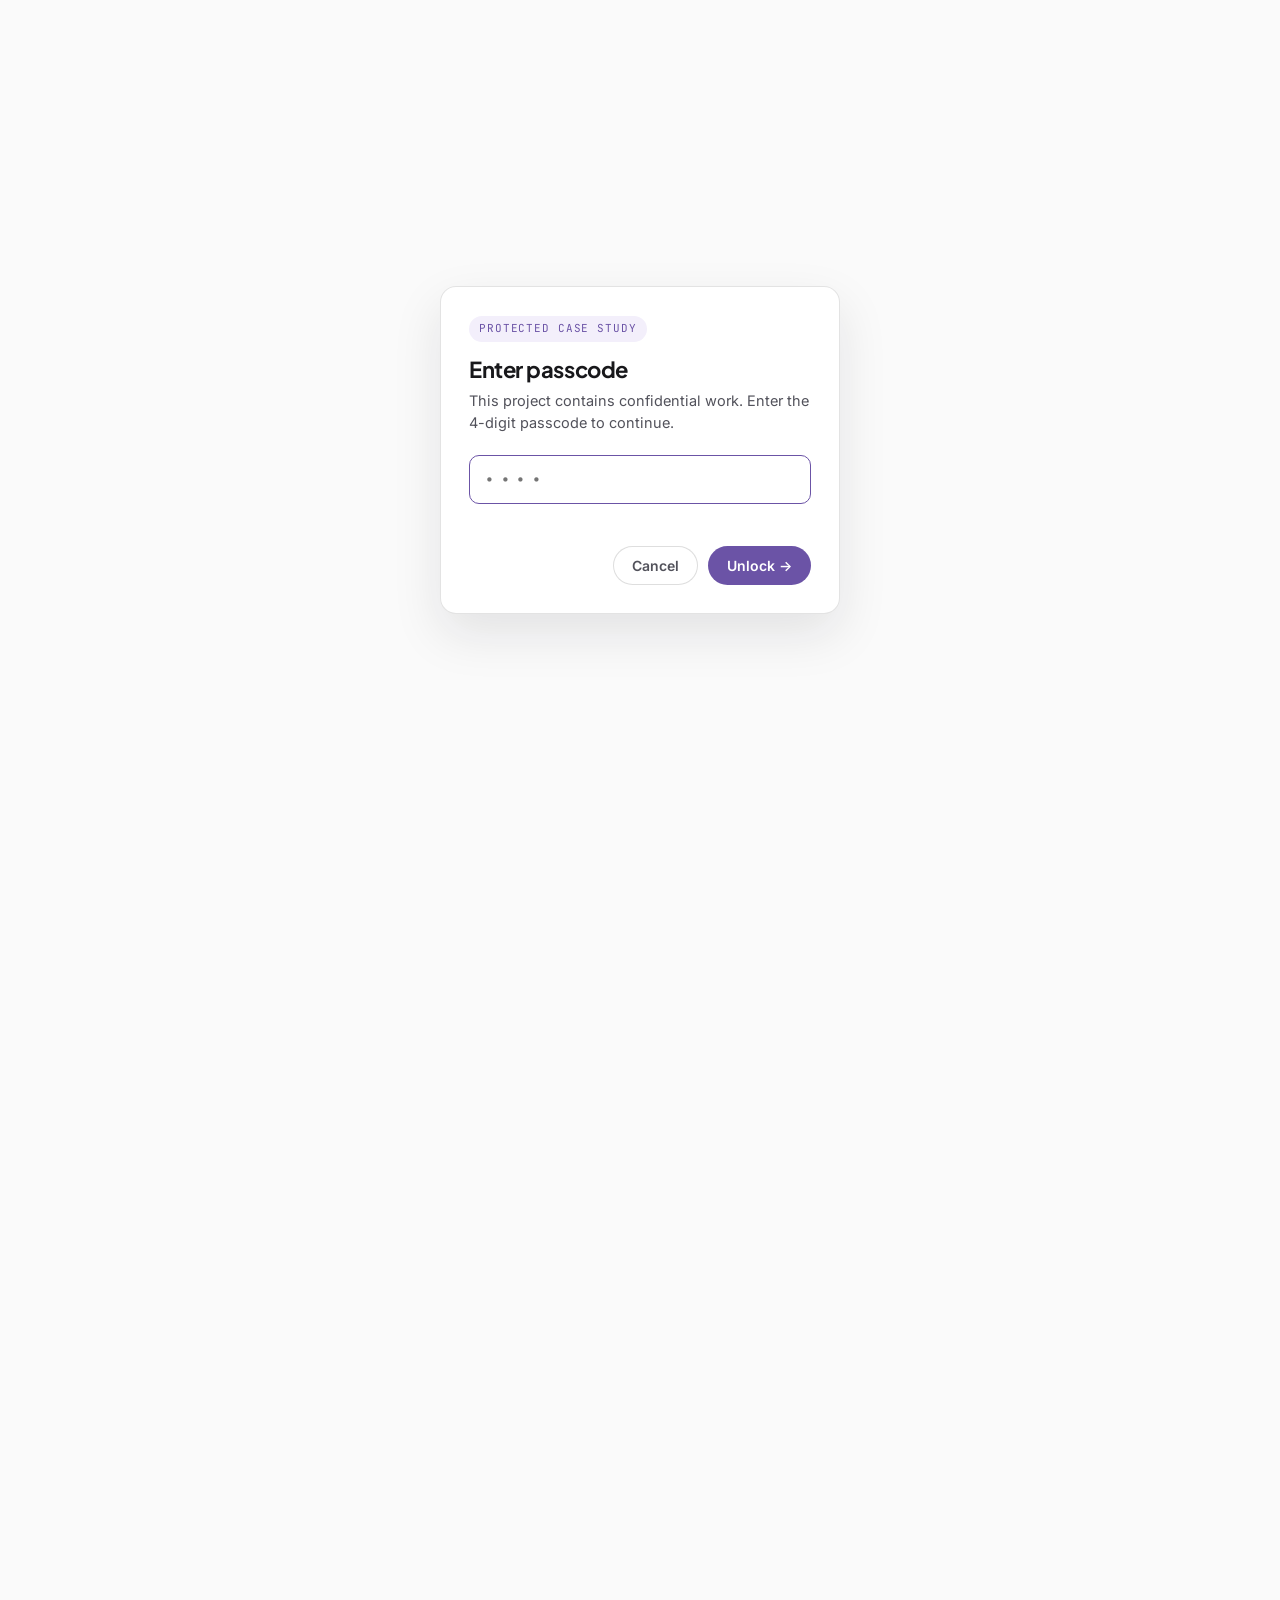
<file: df2030.html>
<!DOCTYPE html>
<html lang="en">
<head>
<meta charset="UTF-8">
<meta name="viewport" content="width=device-width, initial-scale=1">
<title>Banking Vision 2030 — Jee-Eun Lee</title>
<link rel="preconnect" href="https://fonts.googleapis.com">
<link rel="preconnect" href="https://fonts.gstatic.com" crossorigin>
<link href="https://fonts.googleapis.com/css2?family=Inter:wght@400;500;600&family=JetBrains+Mono:wght@400;500&family=Plus+Jakarta+Sans:wght@500;600;700&display=swap" rel="stylesheet">
<link rel="stylesheet" href="styles.css">
<link rel="stylesheet" href="theme-cv.css">
<script src="passcode-gate.js"></script>
</head>
<body>
<nav class="topbar" aria-label="Case study navigation">
  <div class="topbar-inner">
    <a class="brand" href="index.html">Jee-Eun Lee <span>Design</span></a>
    <a class="nav-back" href="index.html#work">← Back to work</a>
  </div>
</nav>

  <div class="page" id="page-df2030">
    <div class="cs-page">
      <header class="cs-header">
        <div class="wrap">
          <div class="cs-breadcrumb"><button onclick="window.location.href='index.html#work'">← Work</button> / Banking Vision 2030</div>
          <div class="cs-header-grid">
            <div>
              <h1 class="cs-title">Banking Vision 2030</h1>
              <p class="cs-summary">Speculative design and strategic storytelling for Commercial Banking—giving leadership one shared picture of AI-enabled banking in 2030.</p>
              <p class="cs-date">2024–2025</p>
            </div>
            <div class="cs-meta">
              <div class="cs-meta-item"><div class="cs-meta-label">Team</div><div class="cs-meta-value">Design Futures, Lloyds Banking Group</div></div>
              <div class="cs-meta-item"><div class="cs-meta-label">Role</div><div class="cs-meta-value">Product Design</div></div>
              <div class="cs-meta-item"><div class="cs-meta-label">Collaboration</div><div class="cs-meta-value">Creative Technologist, Applied Data Scientist, Visual Designer, Motion Designer, Design Researcher</div></div>
            </div>
          </div>
        </div>
      </header>

      <div class="cs-hero-img">
        <img src="assets/images/DF_hero_storyboard.jpg" alt="Lloyds BCB 2030 Vision — Personalised, turbo-charged, sector-driven proactive insight dashboard" />
      </div>

      <div class="cs-wide-container" style="max-width:1200px;margin:40px auto 0;padding:0 40px;">
        <video autoplay loop muted playsinline controls style="width:100%;display:block;border-radius:10px;">
          <source src="https://res.cloudinary.com/da1enlw0j/video/upload/v1773428196/DF_BCB_video_qzeiom.mp4" type="video/mp4" />
          Your browser does not support the video tag.
        </video>
      </div>

      <!-- Scroll indicator -->
      <div class="scroll-hint scroll-hint--page">
        <div class="scroll-line"></div>
        <span class="scroll-label">Scroll</span>
      </div>

      <div class="cs-body">
        <div class="wrap">

          <div class="cs-section">
            <div class="cs-section-layout">
              <div class="cs-section-label"><h3>Vibe-coded UX</h3></div>
              <div class="cs-section-content">
                <h4>Regenerated UX from vibe-coding</h4>
                <p>Customer–Relationship Manager interaction for an AI SaaS vision—showing how mid-corporate customers and relationship managers work with proactive AI insights in 2030.</p>

                <p class="cs-subsection-label">Customer</p>
                <figure class="cs-figure">
                  <video id="hannah-dashboard-video" autoplay loop muted playsinline style="width:100%;border-radius:10px;display:block;">
                    <source src="https://res.cloudinary.com/da1enlw0j/video/upload/DF_hannah_dashboard.mov_iykmbc.mov#t=4" type="video/mp4" />
                    Your browser does not support the video tag.
                  </video>
                  <figcaption>Hannah's AI-enabled dashboard — customer-side view of the 2030 business banking experience, rebuilt through vibe-coding from the original vision concepts.</figcaption>
                </figure>

                <p class="cs-subsection-label" style="margin-top:40px">Relationship Manager</p>
                <figure class="cs-figure">
                  <video autoplay loop muted playsinline style="width:100%;border-radius:10px;display:block;">
                    <source src="https://res.cloudinary.com/da1enlw0j/video/upload/v1773427950/DF_Rob_Dashboard_new_d5pe3h.mov" type="video/mp4" />
                    Your browser does not support the video tag.
                  </video>
                  <figcaption>Rob's relationship manager dashboard — colleague-side view showing how AI surfaces proactive insights during mid-corporate client conversations.</figcaption>
                </figure>
              </div>
            </div>
          </div>

          <div class="cs-section">
            <div class="cs-section-layout">
              <div class="cs-section-label"><h3>The challenge</h3></div>
              <div class="cs-section-content">
                <p>Operating as an in-house design agency, the team ran 3-week sprints across different business areas — each one producing a future experience vision to align leaders and seed downstream product thinking. </p>
                <p>Topics varied widely depending on the brief, spanning retail and business banking moments such as home buying, shopping experiences, and growing a business in future contexts.</p>
              </div>
            </div>
          </div>

          <div class="cs-section">
            <div class="cs-section-layout">
              <div class="cs-section-label"><h3>The goal</h3></div>
              <div class="cs-section-content">
                <p>Create a future-facing 2030 experience vision that would align teams across Commercial, Data, AI, Design, and Product on a single narrative.</p>
                
                <div class="goals-grid">
                  <div class="goal-card">
                    <div class="goal-icon" style="font-family:'JetBrains Mono',monospace;font-size:12px;font-weight:600;color:var(--accent);">01</div>
                    <p>Show how AI can handle routine financial monitoring proactively for business owners</p>
                  </div>
                  <div class="goal-card">
                    <div class="goal-icon" style="font-family:'JetBrains Mono',monospace;font-size:12px;font-weight:600;color:var(--accent);">02</div>
                    <p>Ground the 2030 customer journey in real banking constraints, not sci-fi</p>
                  </div>
                  <div class="goal-card">
                    <div class="goal-icon" style="font-family:'JetBrains Mono',monospace;font-size:12px;font-weight:600;color:var(--accent);">03</div>
                    <p>Ship a concept video and strategic deck ready for ExCo review</p>
                  </div>
                </div>

                <h4 style="margin-top:32px">Design principles established</h4>
                <p>We built the concepts around five rules: contextual, conversational, proactive, composable, and invisible. The goal was to keep AI useful without adding noise.</p>
              </div>
            </div>
          </div>

          <div class="cs-section">
            <div class="cs-section-layout">
              <div class="cs-section-label"><h3>My role</h3></div>
              <div class="cs-section-content">
                <p>As Product Designer on the Design Futures team, I played a role of a core narrative, UX, and concept-definition lead for the entire vision sprint.</p>

                <div style="background:var(--white);border:1px solid var(--border);border-radius:10px;padding:28px 32px;margin:32px 0">
                  <h4 style="margin-top:0;margin-bottom:16px">Core responsibilities</h4>
                  <ul style="list-style:none;padding:0;margin:0">
                    <li style="padding:12px 0;border-bottom:1px solid var(--border);font-size:15px">✓ Created and maintained Figma/FigJam spaces for immersion, ideation, and storyboard development</li>
                    <li style="padding:12px 0;border-bottom:1px solid var(--border);font-size:15px">✓ Crafted and iterated the storyline and future customer scenario</li>
                    <li style="padding:12px 0;border-bottom:1px solid var(--border);font-size:15px">✓ Led feedback integration from Design Leads, researchers, and stakeholders</li>
                    <li style="padding:12px 0;border-bottom:1px solid var(--border);font-size:15px">✓ Facilitated alignment sessions and clarified narrative or product logic for contributors</li>
                    <li style="padding:12px 0;font-size:15px">✓ Pinpointed future banking moments and AI-supported tasks to strengthen provocation</li>
                  </ul>
                </div> 

              </div>
            </div>
          </div>

          <div class="cs-section">
            <div class="cs-section-layout">
              <div class="cs-section-label"><h3>Process</h3></div>
              <div class="cs-section-content">
                
                <h4>Immersion & foundational setup</h4>
                <p>Established the vision immersion board and facilitated workshops to align the team around core research, early design principles, and the target persona.</p>

                <h4>Cross-team concepting</h4>
                <p>Collaborated with Experience Design and Applied Science to define barriers to business growth and identify high-value "AI-intervention" points in the customer lifecycle.</p>

                <h4>Storyboarding & narrative design</h4>
                <p>Facilitated cross-departmental synthesis through iterative storyboarding to align diverse future strategies into a single narrative anchored by strategic touchpoints.</p>

                <figure class="cs-figure">
                  <img src="assets/images/DF_-_Business_customer_sprint_storyboard_example.jpg" alt="Business customer sprint storyboard — BCB Vision 2030" />
                  <figcaption>Business customer sprint storyboard — illustrating the BCB 2030 vision narrative across key moments in Hannah's day as an SME Finance Director. Contents intentionally blurred to protect confidential internal materials.</figcaption>
                </figure>

                <div class="pull-quote">"The narrative had to feel human-centered while showcasing technical possibility—bridging aspiration with feasibility."</div>

                <figure class="cs-figure">
                  <img src="assets/images/DF_Homes_storyboard_for_vision_video.png" alt="Homes 2030 storyboard for vision video" />
                  <figcaption>Homes 2030 storyboard — frame-by-frame narrative design for the Lloyds Homes vision video, following Ben's first home buying journey through an AI-enabled mortgage experience.</figcaption>
                </figure>

                <figure class="cs-figure">
                  <img src="assets/images/DF_Homes_vision.png" alt="Lloyds Homes mortgage journey — mobile and desktop screens" />
                  <figcaption>Lloyds Homes vision concept — speculative UI showing an integrated mortgage management experience across mobile and desktop, guiding customers from application through to completion.</figcaption>
                </figure>

                <h4>Visual & UI concept integration</h4>
                <p>Worked with UI designers to integrate screens into the vision video, ensuring visual coherence and technical plausibility.</p>

                <h4>Synthesis & production</h4>
                <p>Co-led the production of the provocative 2030 vision video and strategic deck, ensuring version control and content accuracy across evolving concepts and UI integrations.</p>

                <h4>Stakeholder review & iteration</h4>
                <p>A vision sprint isn't a linear path from research to a video. This framework names the four moves the team made to keep a 2030 story anchored — desirable enough to provoke leadership, plausible enough to act on — and the handover that lets each business unit carry it forward.</p>

                <figure class="cs-figure">
                  <svg xmlns="http://www.w3.org/2000/svg" width="100%" viewBox="0 0 900 590" role="img" aria-labelledby="vsf-title vsf-desc">
                    <title id="vsf-title">From provocation to alignment — a three-week vision-sprint framework</title>
                    <desc id="vsf-desc">Five phases — Immerse, Probe, Narrate, Align, Deliver — on one row across a three-week timeline of equal-width weeks, held between an aspiration ceiling and a feasibility floor, with a two-way feedback loop between Narrate and Align. Stakeholder share-and-check runs across all phases; client co-creation happens in two bursts — at Immerse, and spanning Narrate into Align.</desc>
                    <defs>
                      <style>.vsf text { font-family: 'DM Sans', -apple-system, BlinkMacSystemFont, 'Segoe UI', sans-serif; }</style>
                      <marker id="vsf-arrow" viewBox="0 0 10 10" refX="8" refY="5" markerWidth="6" markerHeight="6" orient="auto-start-reverse">
                        <path d="M2 1L8 5L2 9" fill="none" stroke="context-stroke" stroke-width="1.6" stroke-linecap="round" stroke-linejoin="round"/>
                      </marker>
                      <marker id="vsf-loopstart" viewBox="0 0 10 10" refX="2" refY="5" markerWidth="7" markerHeight="7" orient="auto">
                        <path d="M8 1L2 5L8 9" fill="none" stroke="context-stroke" stroke-width="1.6" stroke-linecap="round" stroke-linejoin="round"/>
                      </marker>
                      <marker id="vsf-loopend" viewBox="0 0 10 10" refX="8" refY="5" markerWidth="7" markerHeight="7" orient="auto">
                        <path d="M2 1L8 5L2 9" fill="none" stroke="context-stroke" stroke-width="1.6" stroke-linecap="round" stroke-linejoin="round"/>
                      </marker>
                    </defs>
                    <g class="vsf">
                      <text x="20" y="34" font-size="22" font-weight="500" fill="#3A2A22">From provocation to alignment</text>
                      <text x="20" y="56" font-size="14" fill="#7A6A5E">A three-week vision-sprint framework — applied across the 2030 Banking sprints</text>

                      <rect x="20" y="76" width="280" height="26" rx="5" fill="#EDE6D8" stroke="#D8CDB8" stroke-width="0.5"/>
                      <rect x="308" y="76" width="280" height="26" rx="5" fill="#EDE6D8" stroke="#D8CDB8" stroke-width="0.5"/>
                      <rect x="596" y="76" width="284" height="26" rx="5" fill="#EDE6D8" stroke="#D8CDB8" stroke-width="0.5"/>
                      <text x="160" y="90" font-size="13" font-weight="500" fill="#6E5B3E" text-anchor="middle" dominant-baseline="central">Week 1</text>
                      <text x="448" y="90" font-size="13" font-weight="500" fill="#6E5B3E" text-anchor="middle" dominant-baseline="central">Week 2</text>
                      <text x="738" y="90" font-size="13" font-weight="500" fill="#6E5B3E" text-anchor="middle" dominant-baseline="central">Week 3</text>

                      <text x="20" y="130" font-size="12" fill="#A0907F">Aspiration — realistic but aspirational</text>
                      <line x1="20" y1="138" x2="880" y2="138" stroke="#C9A88F" stroke-width="0.75" stroke-dasharray="5 4"/>

                      <rect x="20" y="160" width="138" height="158" rx="9" fill="#F8E9E1" stroke="#E0B6A2" stroke-width="0.75"/>
                      <text x="89" y="188" font-size="14" font-weight="500" fill="#7C3D26" text-anchor="middle" dominant-baseline="central">1 · Immerse</text>
                      <text x="89" y="220" font-size="12" fill="#9A6850" text-anchor="middle" dominant-baseline="central">Ground the</text>
                      <text x="89" y="237" font-size="12" fill="#9A6850" text-anchor="middle" dominant-baseline="central">future in now</text>
                      <text x="89" y="270" font-size="12" fill="#9A6850" text-anchor="middle" dominant-baseline="central">Immersion,</text>
                      <text x="89" y="287" font-size="12" fill="#9A6850" text-anchor="middle" dominant-baseline="central">research, persona</text>

                      <rect x="170" y="160" width="138" height="158" rx="9" fill="#F3D6C7" stroke="#D9A188" stroke-width="0.75"/>
                      <text x="239" y="188" font-size="14" font-weight="500" fill="#7C3D26" text-anchor="middle" dominant-baseline="central">2 · Probe</text>
                      <text x="239" y="220" font-size="12" fill="#8C5740" text-anchor="middle" dominant-baseline="central">Find the</text>
                      <text x="239" y="237" font-size="12" fill="#8C5740" text-anchor="middle" dominant-baseline="central">intervention points</text>
                      <text x="239" y="270" font-size="12" fill="#8C5740" text-anchor="middle" dominant-baseline="central">Growth barriers,</text>
                      <text x="239" y="287" font-size="12" fill="#8C5740" text-anchor="middle" dominant-baseline="central">AI moments</text>

                      <rect x="320" y="160" width="320" height="158" rx="9" fill="#C25A3C" stroke="#A8482D" stroke-width="0.75"/>
                      <text x="480" y="186" font-size="14" font-weight="500" fill="#FBF1E8" text-anchor="middle" dominant-baseline="central">3 · Narrate</text>
                      <text x="480" y="212" font-size="12" fill="#F3D9CB" text-anchor="middle" dominant-baseline="central">Design the story with key moments</text>
                      <text x="480" y="244" font-size="12" fill="#F3D9CB" text-anchor="middle" dominant-baseline="central">Storyboarding, scenario building, narrative synthesis,</text>
                      <text x="480" y="264" font-size="12" fill="#F3D9CB" text-anchor="middle" dominant-baseline="central">image &amp; video generation,</text>
                      <text x="480" y="284" font-size="12" fill="#F3D9CB" text-anchor="middle" dominant-baseline="central">motion video creation</text>

                      <rect x="652" y="160" width="138" height="158" rx="9" fill="#A8482D" stroke="#8A3A23" stroke-width="0.75"/>
                      <text x="721" y="188" font-size="14" font-weight="500" fill="#FBF1E8" text-anchor="middle" dominant-baseline="central">4 · Align</text>
                      <text x="721" y="220" font-size="12" fill="#EAC9B9" text-anchor="middle" dominant-baseline="central">Provoke with</text>
                      <text x="721" y="237" font-size="12" fill="#EAC9B9" text-anchor="middle" dominant-baseline="central">the artefact</text>
                      <text x="721" y="270" font-size="12" fill="#EAC9B9" text-anchor="middle" dominant-baseline="central">Vision video, tech</text>
                      <text x="721" y="287" font-size="12" fill="#EAC9B9" text-anchor="middle" dominant-baseline="central">roadmap, feasibility</text>

                      <rect x="802" y="160" width="78" height="158" rx="9" fill="#7C3320" stroke="#5E2517" stroke-width="0.75"/>
                      <text x="841" y="188" font-size="14" font-weight="500" fill="#FBF1E8" text-anchor="middle" dominant-baseline="central">5 · Deliver</text>
                      <text x="841" y="224" font-size="12" fill="#E4BFAE" text-anchor="middle" dominant-baseline="central">Hand over</text>
                      <text x="841" y="241" font-size="12" fill="#E4BFAE" text-anchor="middle" dominant-baseline="central">the output</text>
                      <text x="841" y="272" font-size="12" fill="#E4BFAE" text-anchor="middle" dominant-baseline="central">Apply to BU</text>
                      <text x="841" y="289" font-size="12" fill="#E4BFAE" text-anchor="middle" dominant-baseline="central">strategy</text>

                      <line x1="160" y1="239" x2="168" y2="239" stroke="#9A6850" stroke-width="1.6" marker-end="url(#vsf-arrow)"/>
                      <line x1="310" y1="239" x2="318" y2="239" stroke="#9A6850" stroke-width="1.6" marker-end="url(#vsf-arrow)"/>
                      <line x1="792" y1="239" x2="800" y2="239" stroke="#9A6850" stroke-width="1.6" marker-end="url(#vsf-arrow)"/>

                      <line x1="490" y1="344" x2="711" y2="344" stroke="#5E2517" stroke-width="1.8" marker-start="url(#vsf-loopstart)" marker-end="url(#vsf-loopend)"/>
                      <line x1="480" y1="318" x2="480" y2="344" stroke="#5E2517" stroke-width="0.75" stroke-dasharray="4 3"/>
                      <line x1="721" y1="318" x2="721" y2="344" stroke="#5E2517" stroke-width="0.75" stroke-dasharray="4 3"/>
                      <rect x="518" y="333" width="164" height="22" rx="11" fill="#EDE6D8" stroke="#D8CDB8" stroke-width="0.5"/>
                      <text x="600" y="345" font-size="12" font-weight="500" fill="#5E2517" text-anchor="middle" dominant-baseline="central">active feedback loop</text>

                      <line x1="20" y1="386" x2="880" y2="386" stroke="#A8B5A0" stroke-width="0.75" stroke-dasharray="5 4"/>
                      <text x="20" y="404" font-size="12" fill="#8A9683">Feasibility — technically plausible</text>

                      <rect x="20" y="422" width="860" height="60" rx="9" fill="#46413B" stroke="#46413B" stroke-width="0.75"/>
                      <text x="44" y="445" font-size="14" font-weight="500" fill="#F4EFE6" dominant-baseline="central">Stakeholder share &amp; check</text>
                      <text x="44" y="463" font-size="12" fill="#BDB6AA" dominant-baseline="central">Runs across every phase — keeping Design, Product, Data &amp; Applied Science aligned</text>

                      <text x="20" y="510" font-size="14" font-weight="500" fill="#3A2A22">Client co-creation</text>

                      <rect x="20" y="522" width="138" height="54" rx="9" fill="#6E665C" stroke="#6E665C" stroke-width="0.75"/>
                      <text x="89" y="542" font-size="12" fill="#F4EFE6" text-anchor="middle" dominant-baseline="central">Shape the</text>
                      <text x="89" y="558" font-size="12" fill="#F4EFE6" text-anchor="middle" dominant-baseline="central">foundation</text>

                      <rect x="480" y="522" width="310" height="54" rx="9" fill="#6E665C" stroke="#6E665C" stroke-width="0.75"/>
                      <text x="635" y="542" font-size="12" fill="#F4EFE6" text-anchor="middle" dominant-baseline="central">Shape the story</text>
                      <text x="635" y="558" font-size="12" fill="#F4EFE6" text-anchor="middle" dominant-baseline="central">&amp; pressure-test the vision</text>

                      <line x1="89" y1="318" x2="89" y2="520" stroke="#6E665C" stroke-width="0.75" stroke-dasharray="4 3"/>
                      <line x1="480" y1="370" x2="480" y2="520" stroke="#6E665C" stroke-width="0.75" stroke-dasharray="4 3"/>
                      <line x1="721" y1="370" x2="721" y2="520" stroke="#6E665C" stroke-width="0.75" stroke-dasharray="4 3"/>
                    </g>
                  </svg>
                  <figcaption>The vision-sprint framework — five phases across a three-week sprint, with client co-creation and stakeholder alignment running through the process.</figcaption>
                </figure>

                <p>Participated in multiple feedback loops with leadership teams, audit teams, and Product/Tech stakeholders to refine the narrative and strengthen the strategic proposition.</p>
              </div>
            </div>
          </div>

          <div class="cs-section">
            <div class="cs-section-layout">
              <div class="cs-section-label"><h3>My impact</h3></div>
              <div class="cs-section-content">
                
                <div class="insight-card">
                  <h4>Anchored the strategic vision</h4>
                  <p>My work on the persona and scenario ensured the 2030 vision was cohesive, meaningful, and grounded in human-centric research.</p>
                </div>

                <div class="insight-card">
                  <h4>Created cross-functional clarity</h4>
                  <p>Provided the structure and narrative logic that enabled rapid, high-quality collaboration across diverse teams (Design, Product, Data, Applied Science).</p>
                </div>

                <div class="insight-card">
                  <h4>Moved beyond generic AI storytelling</h4>
                  <p>Grounding the story in merchant-services workflows turned an abstract AI pitch into concrete product questions.</p>
                </div>

                <div class="insight-card">
                  <h4>Drove executive follow-on asks</h4>
                  <p>We presented the work to ExCo and Group GenAI leadership, generating follow-on strategic sprint requests for the Design Futures team.</p>
                </div>

              </div>
            </div>
          </div>

          <div class="cs-section">
            <div class="cs-section-layout">
              <div class="cs-section-label"><h3>Outcome</h3></div>
              <div class="cs-section-content">
                <p>The 2030 Vision video and supporting deck went to ExCo and Group GenAI leadership as a provocation tool for Commercial AI planning.</p>
                <p>The sprint aligned Commercial, Data, AI, Design, and Product around one shared narrative and five principles that still inform Business &amp; Commercial Banking product discussions.</p>
              </div>
            </div>
          </div>

        </div>
      </div>
    </div>
  </div><!-- end df2030 -->


  <!-- ══════════════ PAYPOINT CASE STUDY ══════════════ -->

<div class="wrap">
  <div class="cs-footer-nav">
    <a class="nav-back" href="index.html#work">← All projects</a>
    <a class="nav-back" href="onboarding.html">Next: Merchant Onboarding →</a>
  </div>
</div>
</body>
</html>
</file>
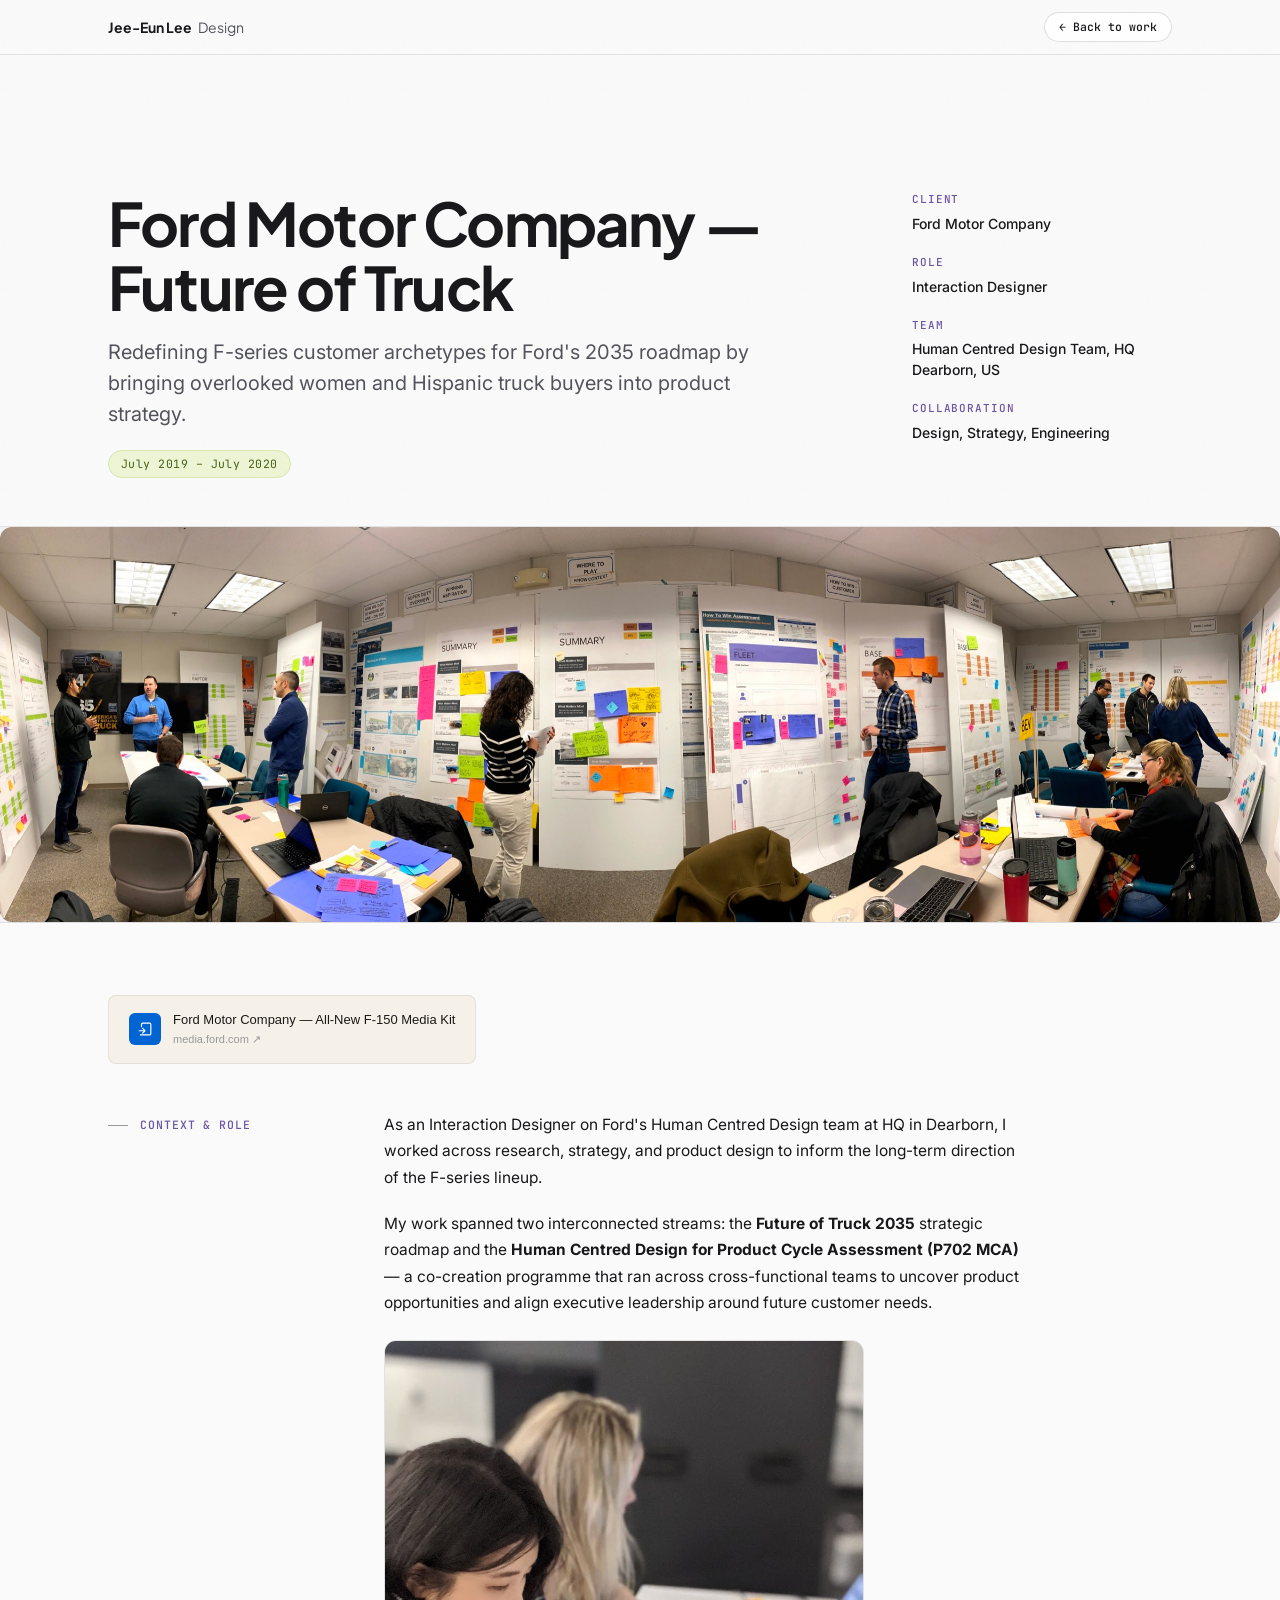
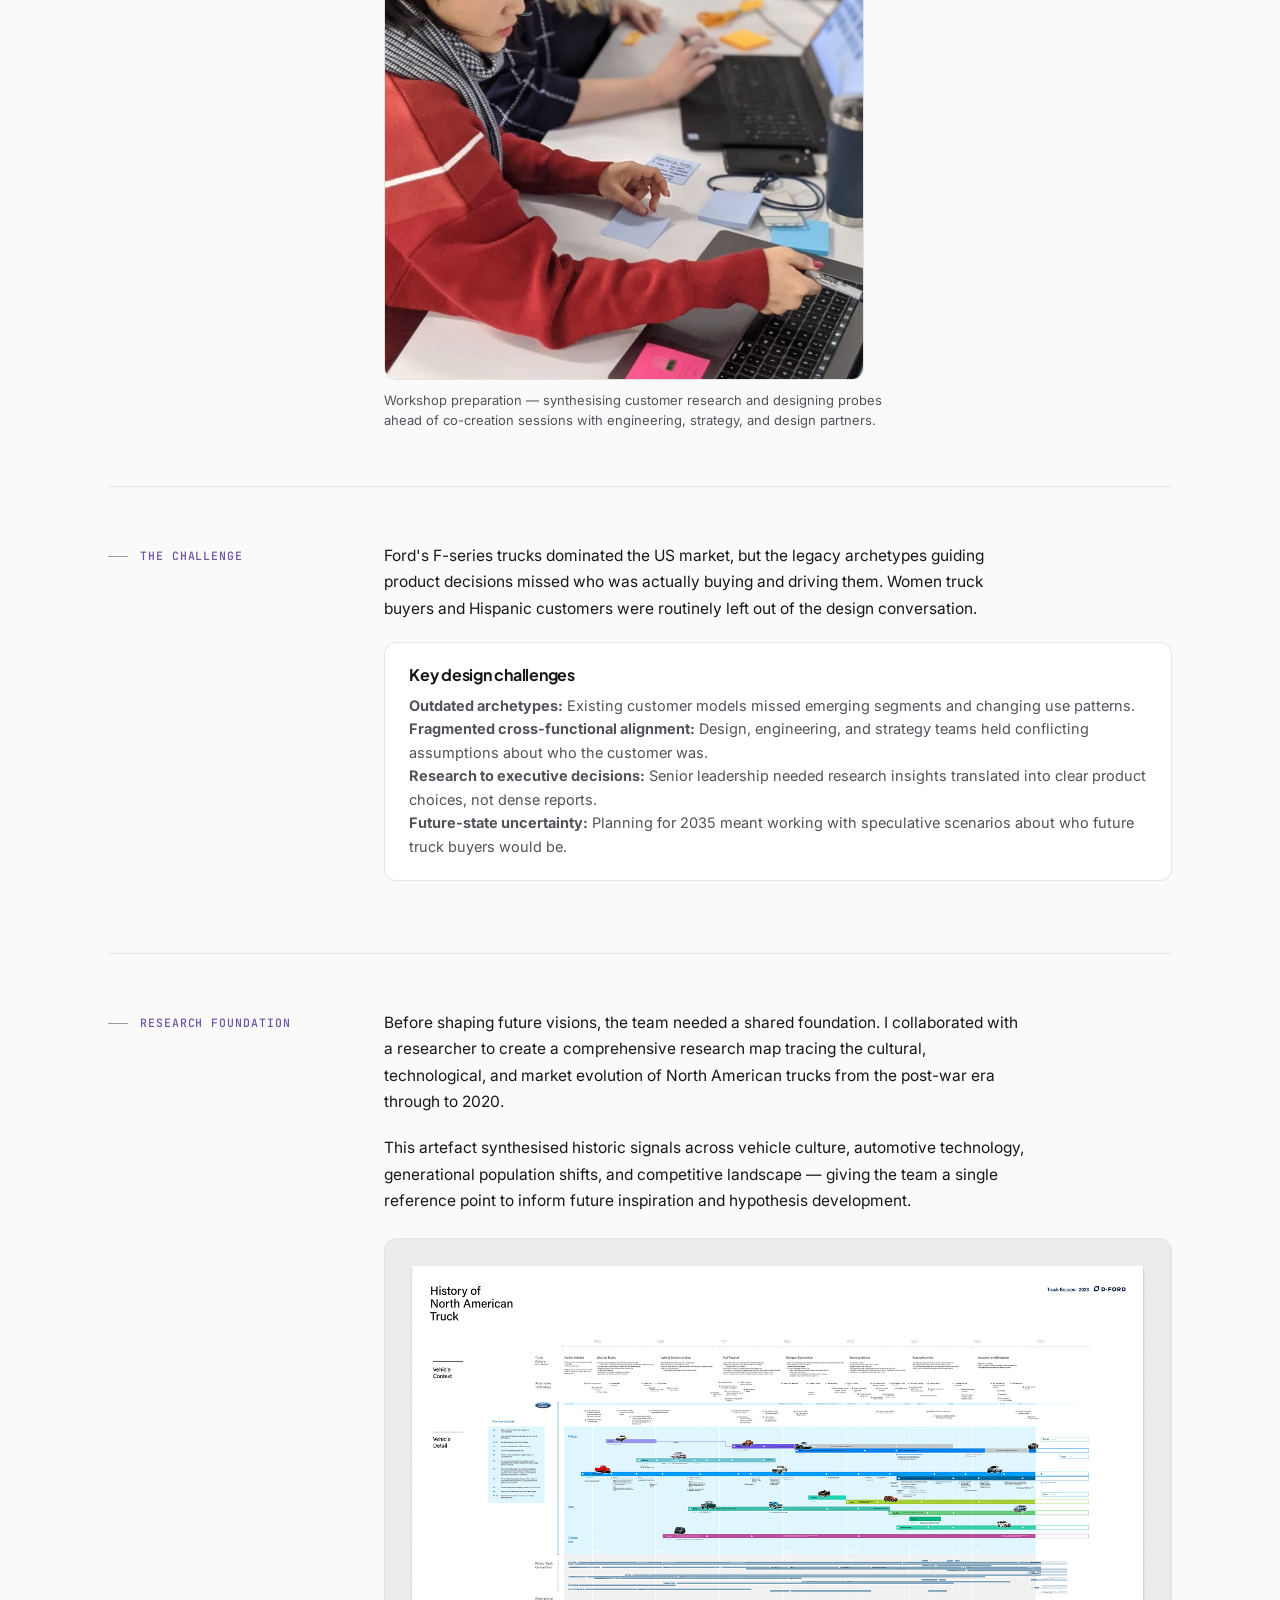
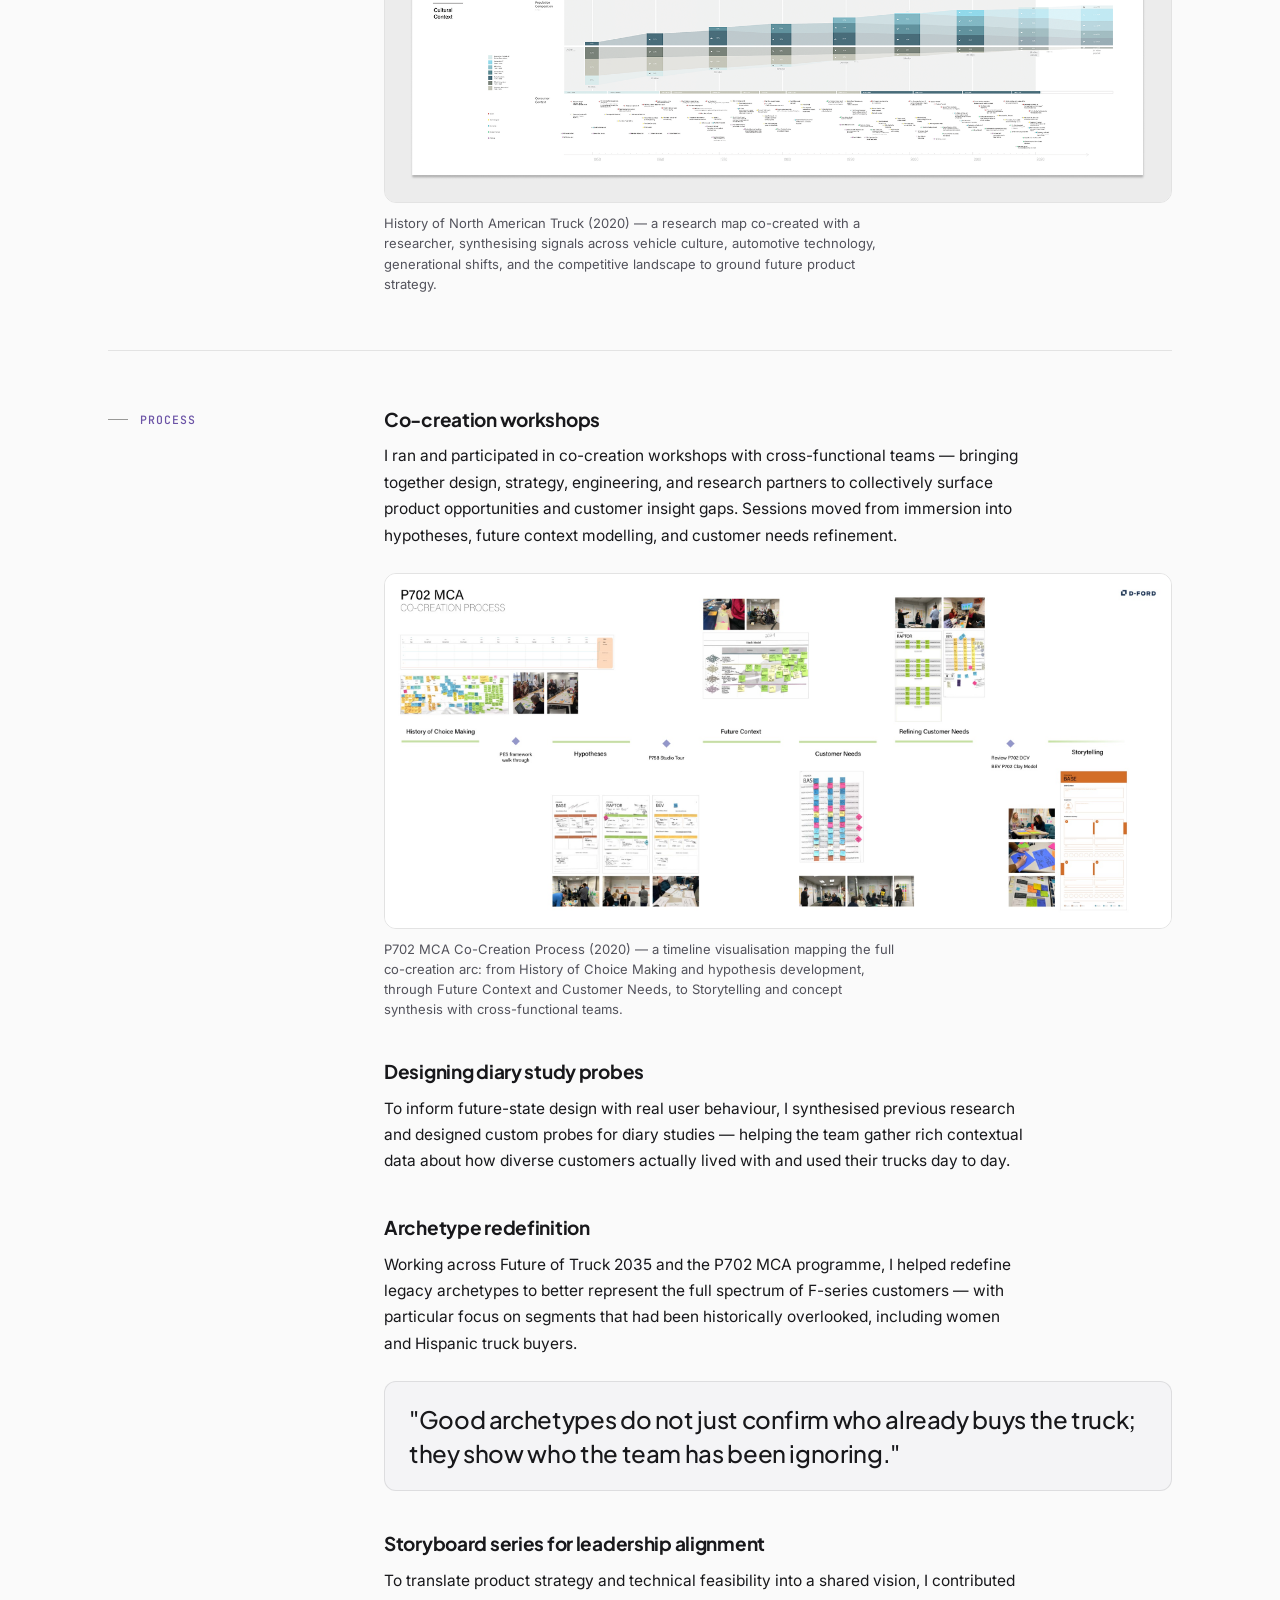
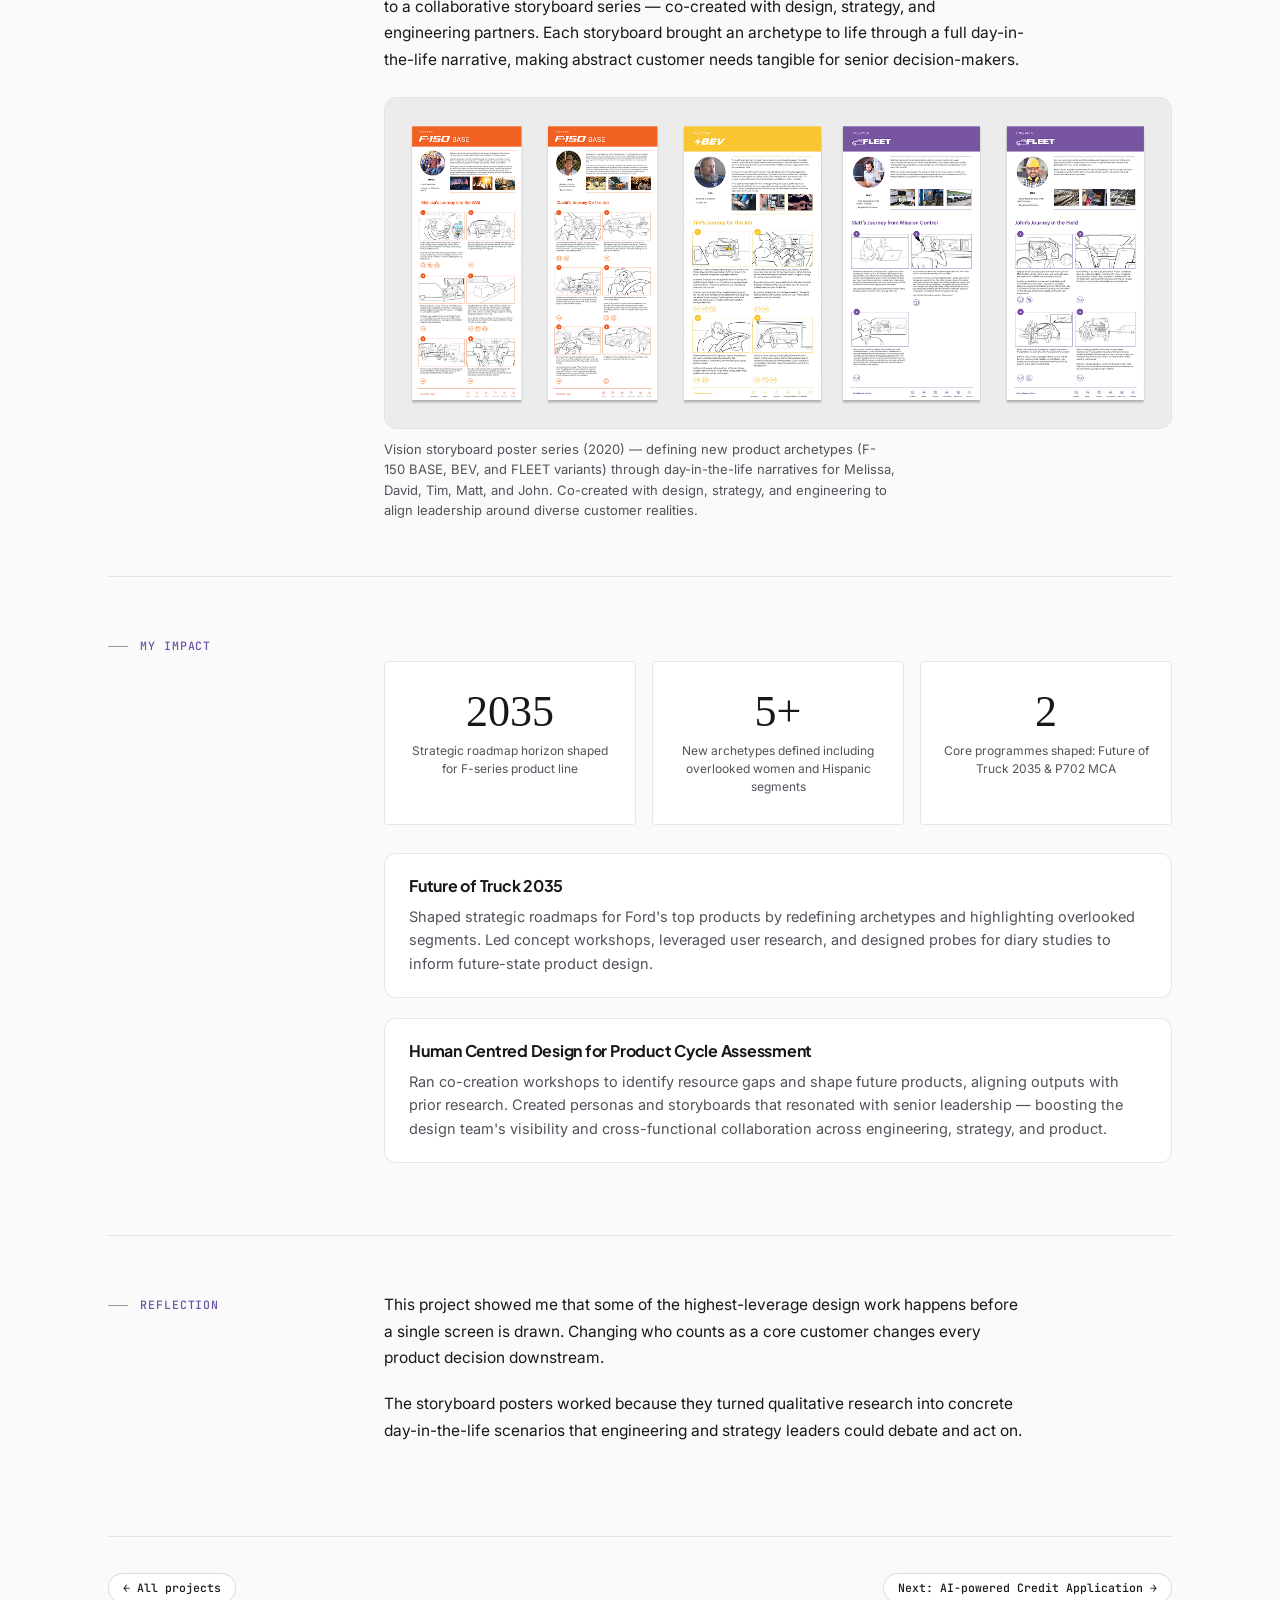
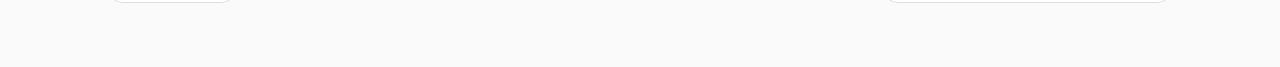
<file: ford.html>
<!DOCTYPE html>
<html lang="en">
<head>
<meta charset="UTF-8">
<meta name="viewport" content="width=device-width, initial-scale=1">
<title>Ford, Future of Truck — Jee-Eun Lee</title>
<link rel="preconnect" href="https://fonts.googleapis.com">
<link rel="preconnect" href="https://fonts.gstatic.com" crossorigin>
<link href="https://fonts.googleapis.com/css2?family=Inter:wght@400;500;600&family=JetBrains+Mono:wght@400;500&family=Plus+Jakarta+Sans:wght@500;600;700&display=swap" rel="stylesheet">
<link rel="stylesheet" href="styles.css">
<link rel="stylesheet" href="theme-cv.css">
</head>
<body>
<nav class="topbar" aria-label="Case study navigation">
  <div class="topbar-inner">
    <a class="brand" href="index.html">Jee-Eun Lee <span>Design</span></a>
    <a class="nav-back" href="index.html#work">← Back to work</a>
  </div>
</nav>

  <div class="page" id="page-ford">
    <div class="cs-page">
      <header class="cs-header">
        <div class="wrap">
          <div class="cs-breadcrumb"><button onclick="window.location.href='index.html#work'">← Work</button> / Ford Motor Company</div>
          <div class="cs-header-grid">
            <div>
              <h1 class="cs-title">Ford Motor Company — Future of Truck</h1>
              <p class="cs-summary">Redefining F-series customer archetypes for Ford's 2035 roadmap by bringing overlooked women and Hispanic truck buyers into product strategy.</p>
              <p class="cs-date">July 2019 – July 2020</p>
            </div>
            <div class="cs-meta">
              <div class="cs-meta-item"><div class="cs-meta-label">Client</div><div class="cs-meta-value">Ford Motor Company</div></div>
              <div class="cs-meta-item"><div class="cs-meta-label">Role</div><div class="cs-meta-value">Interaction Designer</div></div>
              <div class="cs-meta-item"><div class="cs-meta-label">Team</div><div class="cs-meta-value">Human Centred Design Team, HQ Dearborn, US</div></div>
              <div class="cs-meta-item"><div class="cs-meta-label">Collaboration</div><div class="cs-meta-value">Design, Strategy, Engineering</div></div>
            </div>
          </div>
        </div>
      </header>

      <div class="cs-hero-img">
        <img src="assets/images/Ford_workshop_pic.jpg" alt="Ford co-creation workshop — cross-functional team reviewing customer insights and product strategy on the walls" />
      </div>


      <!-- Scroll indicator -->
      <div class="scroll-hint scroll-hint--page">
        <div class="scroll-line"></div>
        <span class="scroll-label">Scroll</span>
      </div>

      <div class="cs-body">
        <div class="wrap">

          <div style="margin-bottom:48px;">
            <a href="https://media.ford.com/content/fordmedia/img/me/en/media-kits/2021/all-new-2021-ford-f-150-.html" target="_blank" rel="noopener" style="display:inline-flex;align-items:center;gap:12px;padding:14px 20px;background:#F5F0E8;border-radius:8px;border:1px solid rgba(0,0,0,0.07);text-decoration:none;">
              <div style="width:32px;height:32px;background:#0064D3;border-radius:6px;display:flex;align-items:center;justify-content:center;flex-shrink:0;">
                <svg width="14" height="14" viewBox="0 0 24 24" fill="none" xmlns="http://www.w3.org/2000/svg"><path d="M4 22h16a2 2 0 0 0 2-2V4a2 2 0 0 0-2-2H8a2 2 0 0 0-2 2v4" stroke="white" stroke-width="2" stroke-linecap="round"/><path d="M2 15h10M8 11l4 4-4 4" stroke="white" stroke-width="2" stroke-linecap="round" stroke-linejoin="round"/></svg>
              </div>
              <div>
                <div style="font-family:'DM Sans',sans-serif;font-size:13px;font-weight:500;color:#1a1a1a;margin-bottom:1px;">Ford Motor Company — All-New F-150 Media Kit</div>
                <div style="font-family:'DM Sans',sans-serif;font-size:11px;color:#999;">media.ford.com ↗</div>
              </div>
            </a>
          </div>

          <div class="cs-section">
            <div class="cs-section-layout">
              <div class="cs-section-label"><h3>Context &amp; Role</h3></div>
              <div class="cs-section-content">
                <p>As an Interaction Designer on Ford's Human Centred Design team at HQ in Dearborn, I worked across research, strategy, and product design to inform the long-term direction of the F-series lineup.</p>
                <p>My work spanned two interconnected streams: the <strong>Future of Truck 2035</strong> strategic roadmap and the <strong>Human Centred Design for Product Cycle Assessment (P702 MCA)</strong> — a co-creation programme that ran across cross-functional teams to uncover product opportunities and align executive leadership around future customer needs.</p>

                <figure class="cs-figure">
                  <img src="assets/images/Ford_workshop_prep_pic.JPG" alt="Workshop preparation — designer working on customer research synthesis" class="natural-size" />
                  <figcaption>Workshop preparation — synthesising customer research and designing probes ahead of co-creation sessions with engineering, strategy, and design partners.</figcaption>
                </figure>
              </div>
            </div>
          </div>

          <div class="cs-section">
            <div class="cs-section-layout">
              <div class="cs-section-label"><h3>The challenge</h3></div>
              <div class="cs-section-content">
                <p>Ford's F-series trucks dominated the US market, but the legacy archetypes guiding product decisions missed who was actually buying and driving them. Women truck buyers and Hispanic customers were routinely left out of the design conversation.</p>

                <div class="insight-card">
                  <h4>Key design challenges</h4>
                  <p><strong>Outdated archetypes:</strong> Existing customer models missed emerging segments and changing use patterns.</p>
                  <p><strong>Fragmented cross-functional alignment:</strong> Design, engineering, and strategy teams held conflicting assumptions about who the customer was.</p>
                  <p><strong>Research to executive decisions:</strong> Senior leadership needed research insights translated into clear product choices, not dense reports.</p>
                  <p><strong>Future-state uncertainty:</strong> Planning for 2035 meant working with speculative scenarios about who future truck buyers would be.</p>
                </div>
              </div>
            </div>
          </div>

          <div class="cs-section">
            <div class="cs-section-layout">
              <div class="cs-section-label"><h3>Research foundation</h3></div>
              <div class="cs-section-content">
                <p>Before shaping future visions, the team needed a shared foundation. I collaborated with a researcher to create a comprehensive research map tracing the cultural, technological, and market evolution of North American trucks from the post-war era through to 2020.</p>
                <p>This artefact synthesised historic signals across vehicle culture, automotive technology, generational population shifts, and competitive landscape — giving the team a single reference point to inform future inspiration and hypothesis development.</p>

                <figure class="cs-figure">
                  <img src="assets/images/Ford_history_of_truck.png" alt="History of North American Truck — research map" />
                  <figcaption>History of North American Truck (2020) — a research map co-created with a researcher, synthesising signals across vehicle culture, automotive technology, generational shifts, and the competitive landscape to ground future product strategy.</figcaption>
                </figure>
              </div>
            </div>
          </div>

          <div class="cs-section">
            <div class="cs-section-layout">
              <div class="cs-section-label"><h3>Process</h3></div>
              <div class="cs-section-content">

                <h4>Co-creation workshops</h4>
                <p>I ran and participated in co-creation workshops with cross-functional teams — bringing together design, strategy, engineering, and research partners to collectively surface product opportunities and customer insight gaps. Sessions moved from immersion into hypotheses, future context modelling, and customer needs refinement.</p>

                <figure class="cs-figure">
                  <img src="assets/images/Ford_co-creation_process.jpg" alt="P702 MCA co-creation process timeline" />
                  <figcaption>P702 MCA Co-Creation Process (2020) — a timeline visualisation mapping the full co-creation arc: from History of Choice Making and hypothesis development, through Future Context and Customer Needs, to Storytelling and concept synthesis with cross-functional teams.</figcaption>
                </figure>

                <h4>Designing diary study probes</h4>
                <p>To inform future-state design with real user behaviour, I synthesised previous research and designed custom probes for diary studies — helping the team gather rich contextual data about how diverse customers actually lived with and used their trucks day to day.</p>

                <h4>Archetype redefinition</h4>
                <p>Working across Future of Truck 2035 and the P702 MCA programme, I helped redefine legacy archetypes to better represent the full spectrum of F-series customers — with particular focus on segments that had been historically overlooked, including women and Hispanic truck buyers.</p>

                <div class="pull-quote">"Good archetypes do not just confirm who already buys the truck; they show who the team has been ignoring."</div>

                <h4>Storyboard series for leadership alignment</h4>
                <p>To translate product strategy and technical feasibility into a shared vision, I contributed to a collaborative storyboard series — co-created with design, strategy, and engineering partners. Each storyboard brought an archetype to life through a full day-in-the-life narrative, making abstract customer needs tangible for senior decision-makers.</p>

                <figure class="cs-figure">
                  <img src="assets/images/Ford_vision_storyboard_posters_for_leadership.png" alt="Vision storyboard posters for leadership — F-150 BASE, F-150 BEV, FLEET archetypes" />
                  <figcaption>Vision storyboard poster series (2020) — defining new product archetypes (F-150 BASE, BEV, and FLEET variants) through day-in-the-life narratives for Melissa, David, Tim, Matt, and John. Co-created with design, strategy, and engineering to align leadership around diverse customer realities.</figcaption>
                </figure>
              </div>
            </div>
          </div>

          <div class="cs-section">
            <div class="cs-section-layout">
              <div class="cs-section-label"><h3>My impact</h3></div>
              <div class="cs-section-content">

                <div class="metrics-row">
                  <div class="metric-card">
                    <div class="metric-num">2035</div>
                    <div class="metric-label">Strategic roadmap horizon shaped for F-series product line</div>
                  </div>
                  <div class="metric-card">
                    <div class="metric-num">5+</div>
                    <div class="metric-label">New archetypes defined including overlooked women and Hispanic segments</div>
                  </div>
                  <div class="metric-card">
                    <div class="metric-num">2</div>
                    <div class="metric-label">Core programmes shaped: Future of Truck 2035 &amp; P702 MCA</div>
                  </div>
                </div>

                <div class="insight-card" style="margin-top:32px">
                  <h4>Future of Truck 2035</h4>
                  <p>Shaped strategic roadmaps for Ford's top products by redefining archetypes and highlighting overlooked segments. Led concept workshops, leveraged user research, and designed probes for diary studies to inform future-state product design.</p>
                </div>

                <div class="insight-card">
                  <h4>Human Centred Design for Product Cycle Assessment</h4>
                  <p>Ran co-creation workshops to identify resource gaps and shape future products, aligning outputs with prior research. Created personas and storyboards that resonated with senior leadership — boosting the design team's visibility and cross-functional collaboration across engineering, strategy, and product.</p>
                </div>

              </div>
            </div>
          </div>

          <div class="cs-section">
            <div class="cs-section-layout">
              <div class="cs-section-label"><h3>Reflection</h3></div>
              <div class="cs-section-content">
                <p>This project showed me that some of the highest-leverage design work happens before a single screen is drawn. Changing who counts as a core customer changes every product decision downstream.</p>
                <p>The storyboard posters worked because they turned qualitative research into concrete day-in-the-life scenarios that engineering and strategy leaders could debate and act on.</p>
              </div>
            </div>
          </div>

        </div>
      </div>
    </div>
  </div><!-- end ford -->

  <!-- ══════════════ UNSPACE ══════════════ -->

<div class="wrap">
  <div class="cs-footer-nav">
    <a class="nav-back" href="index.html#work">← All projects</a>
    <a class="nav-back" href="lending.html">Next: AI-powered Credit Application →</a>
  </div>
</div>
</body>
</html>
</file>
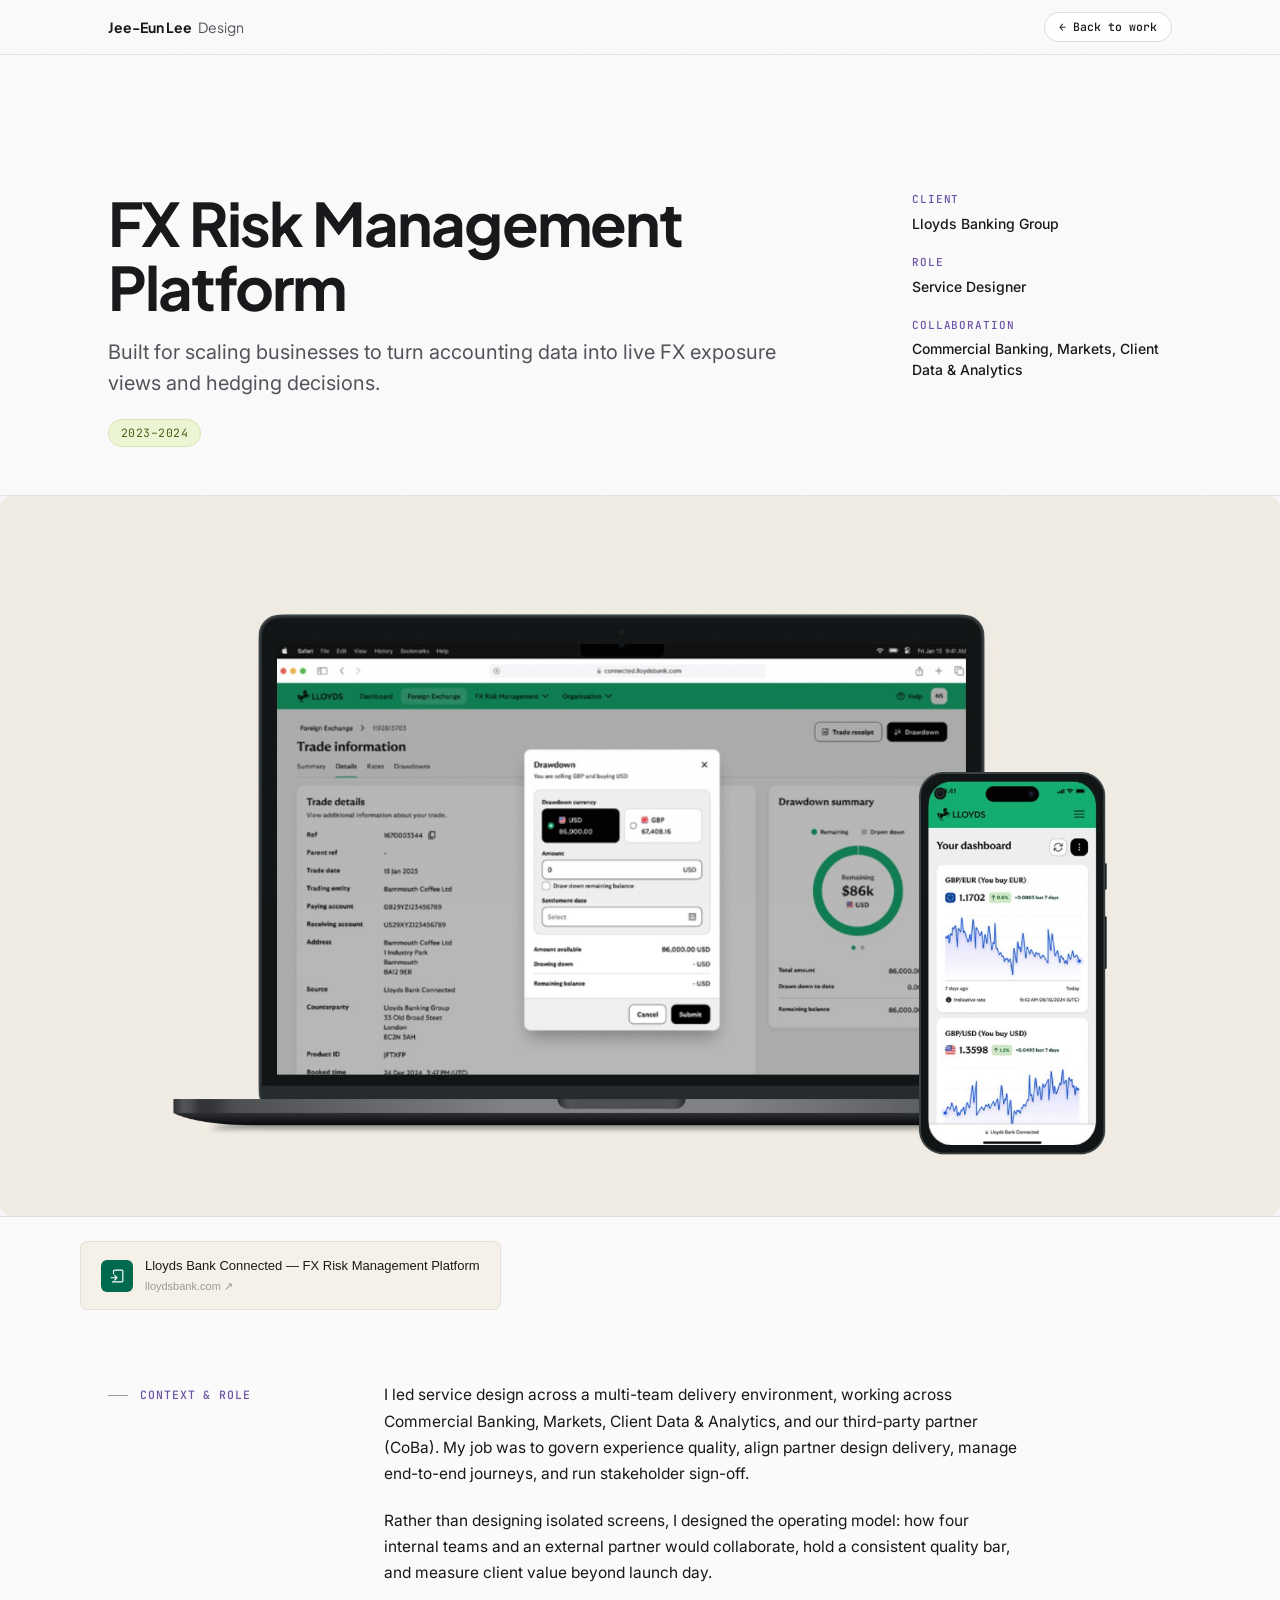
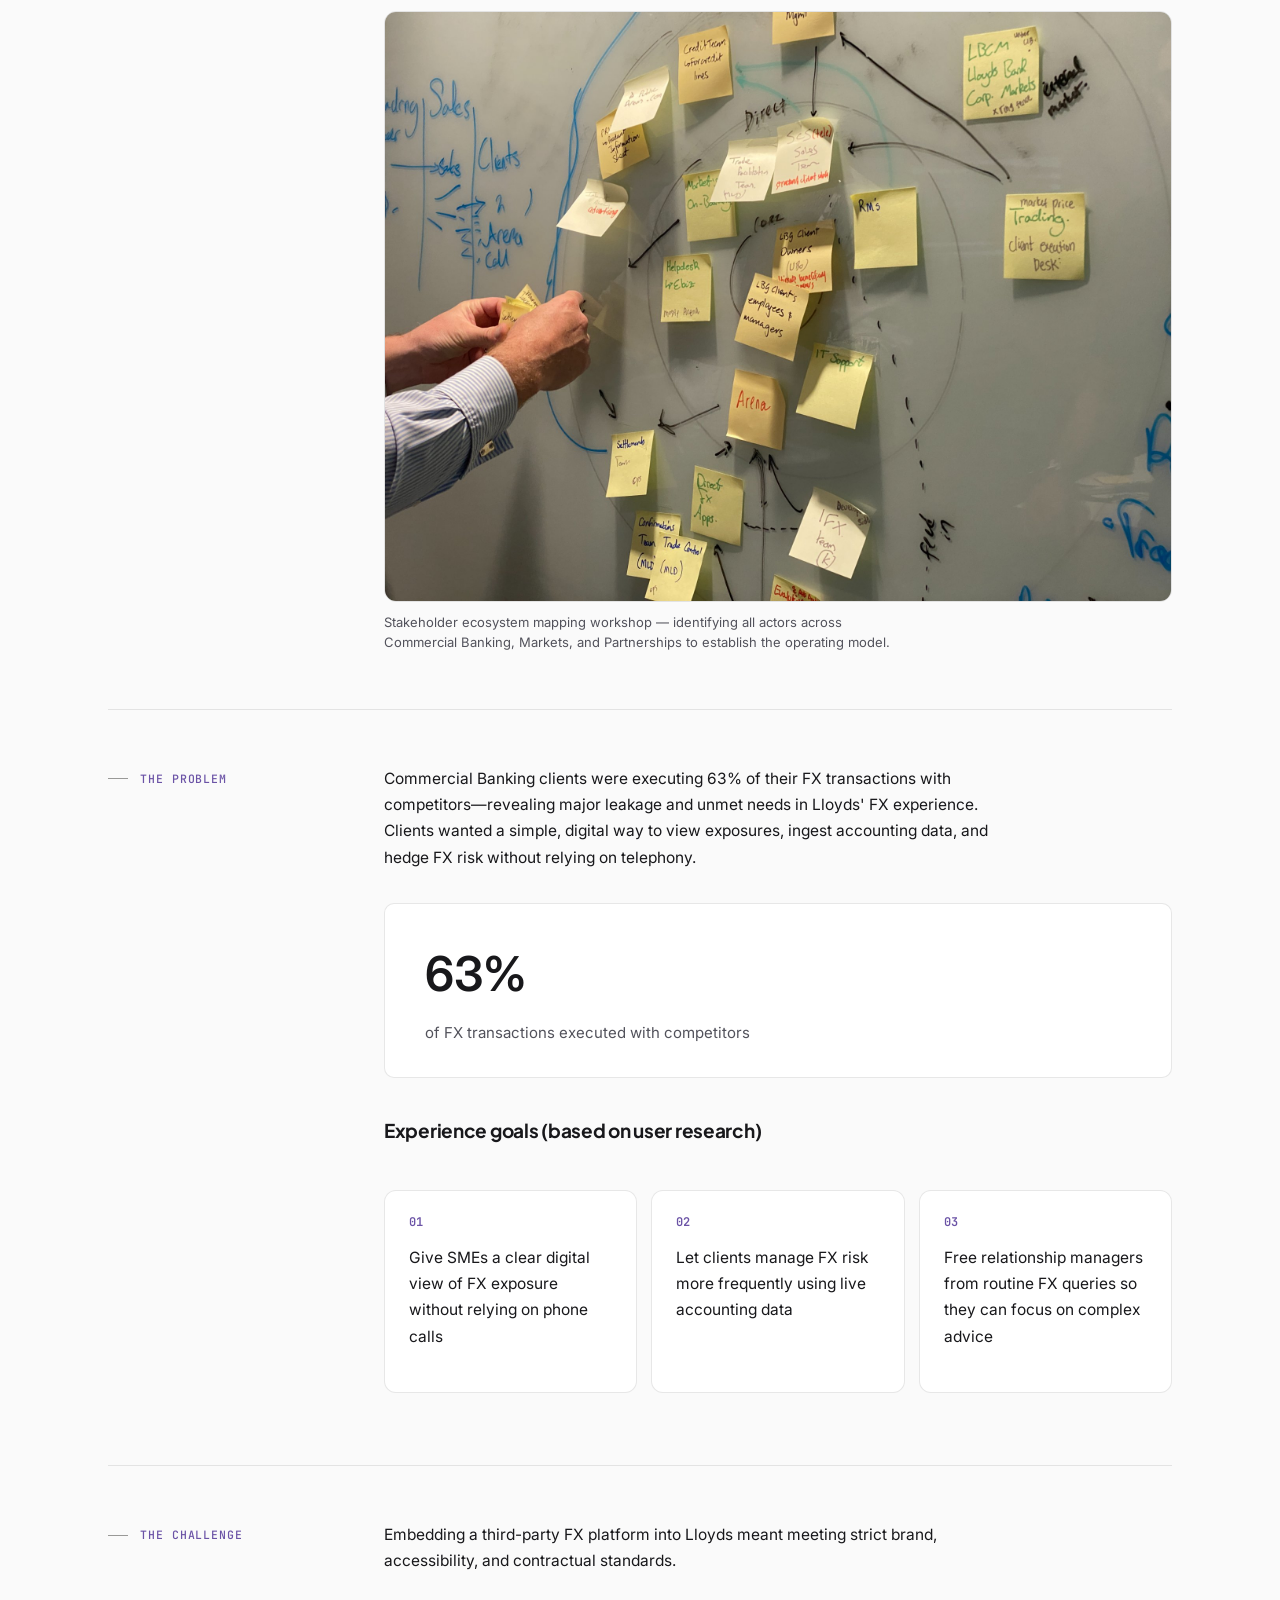
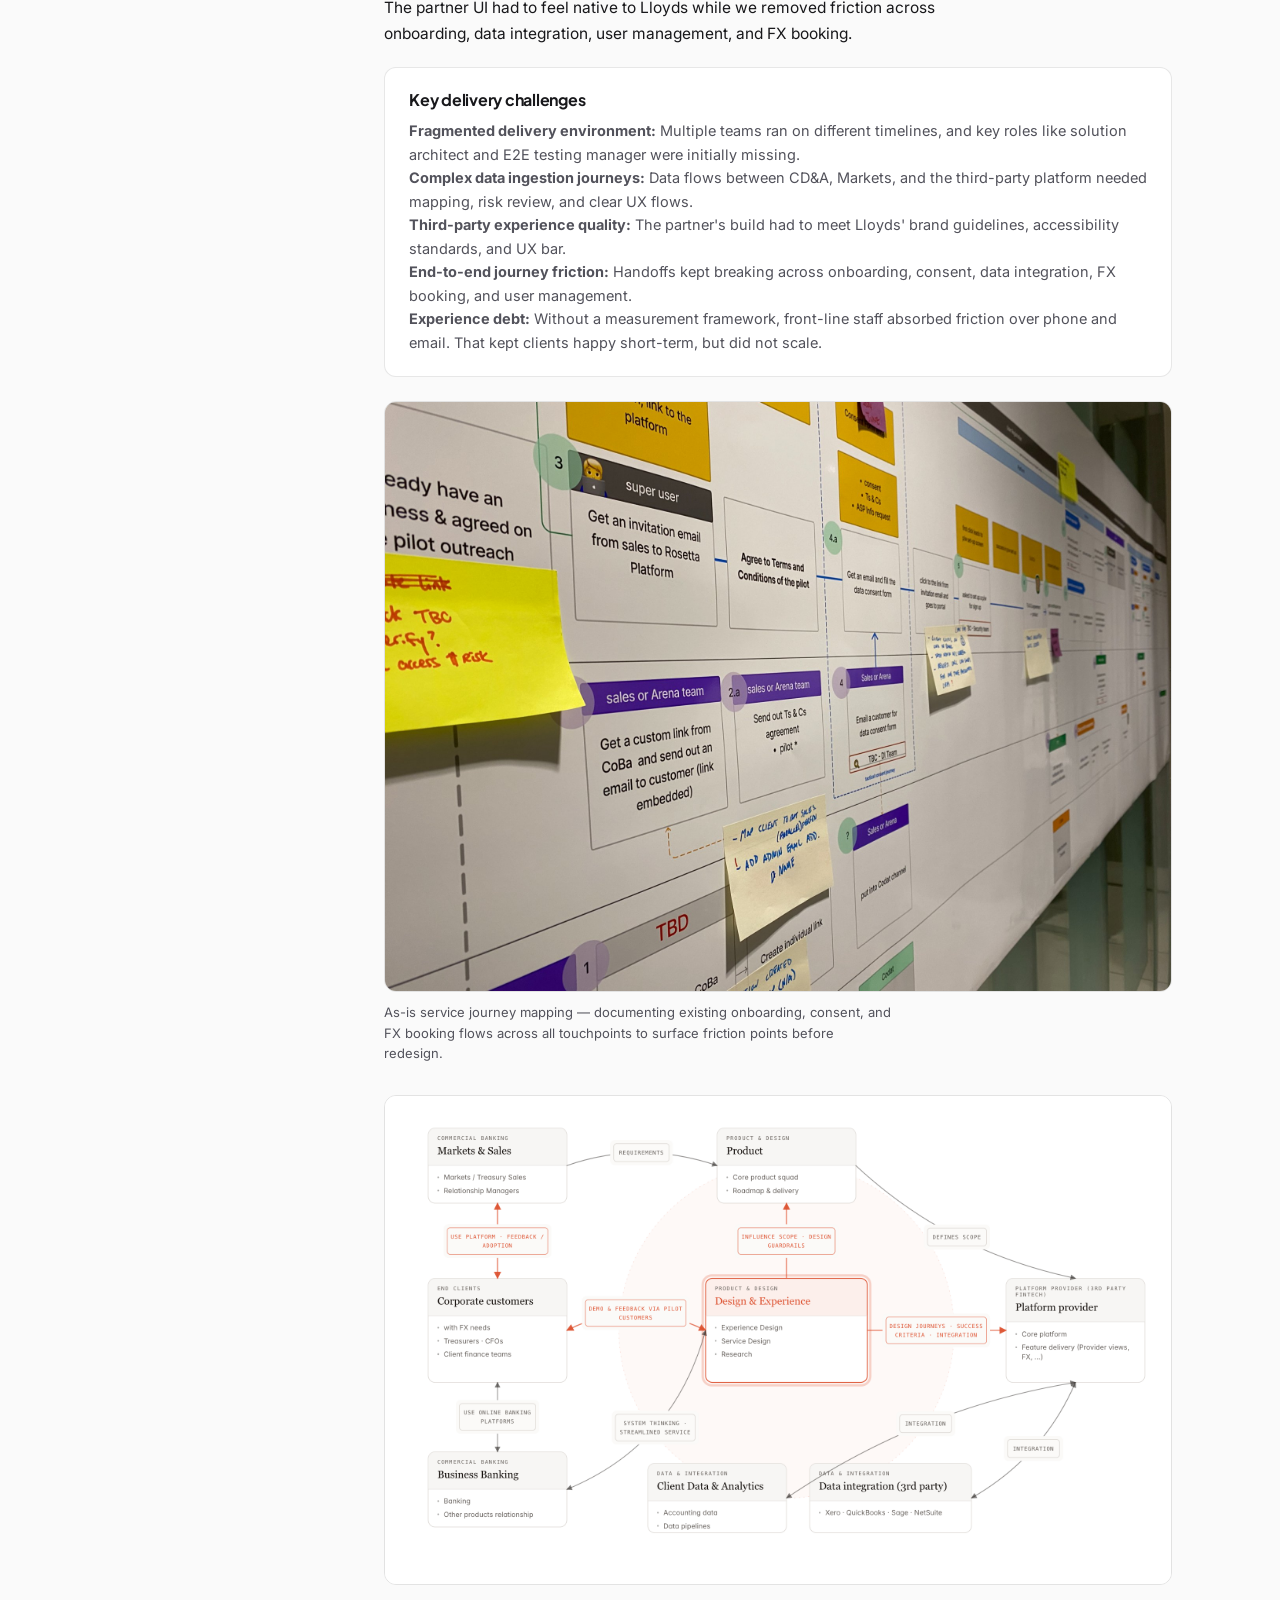
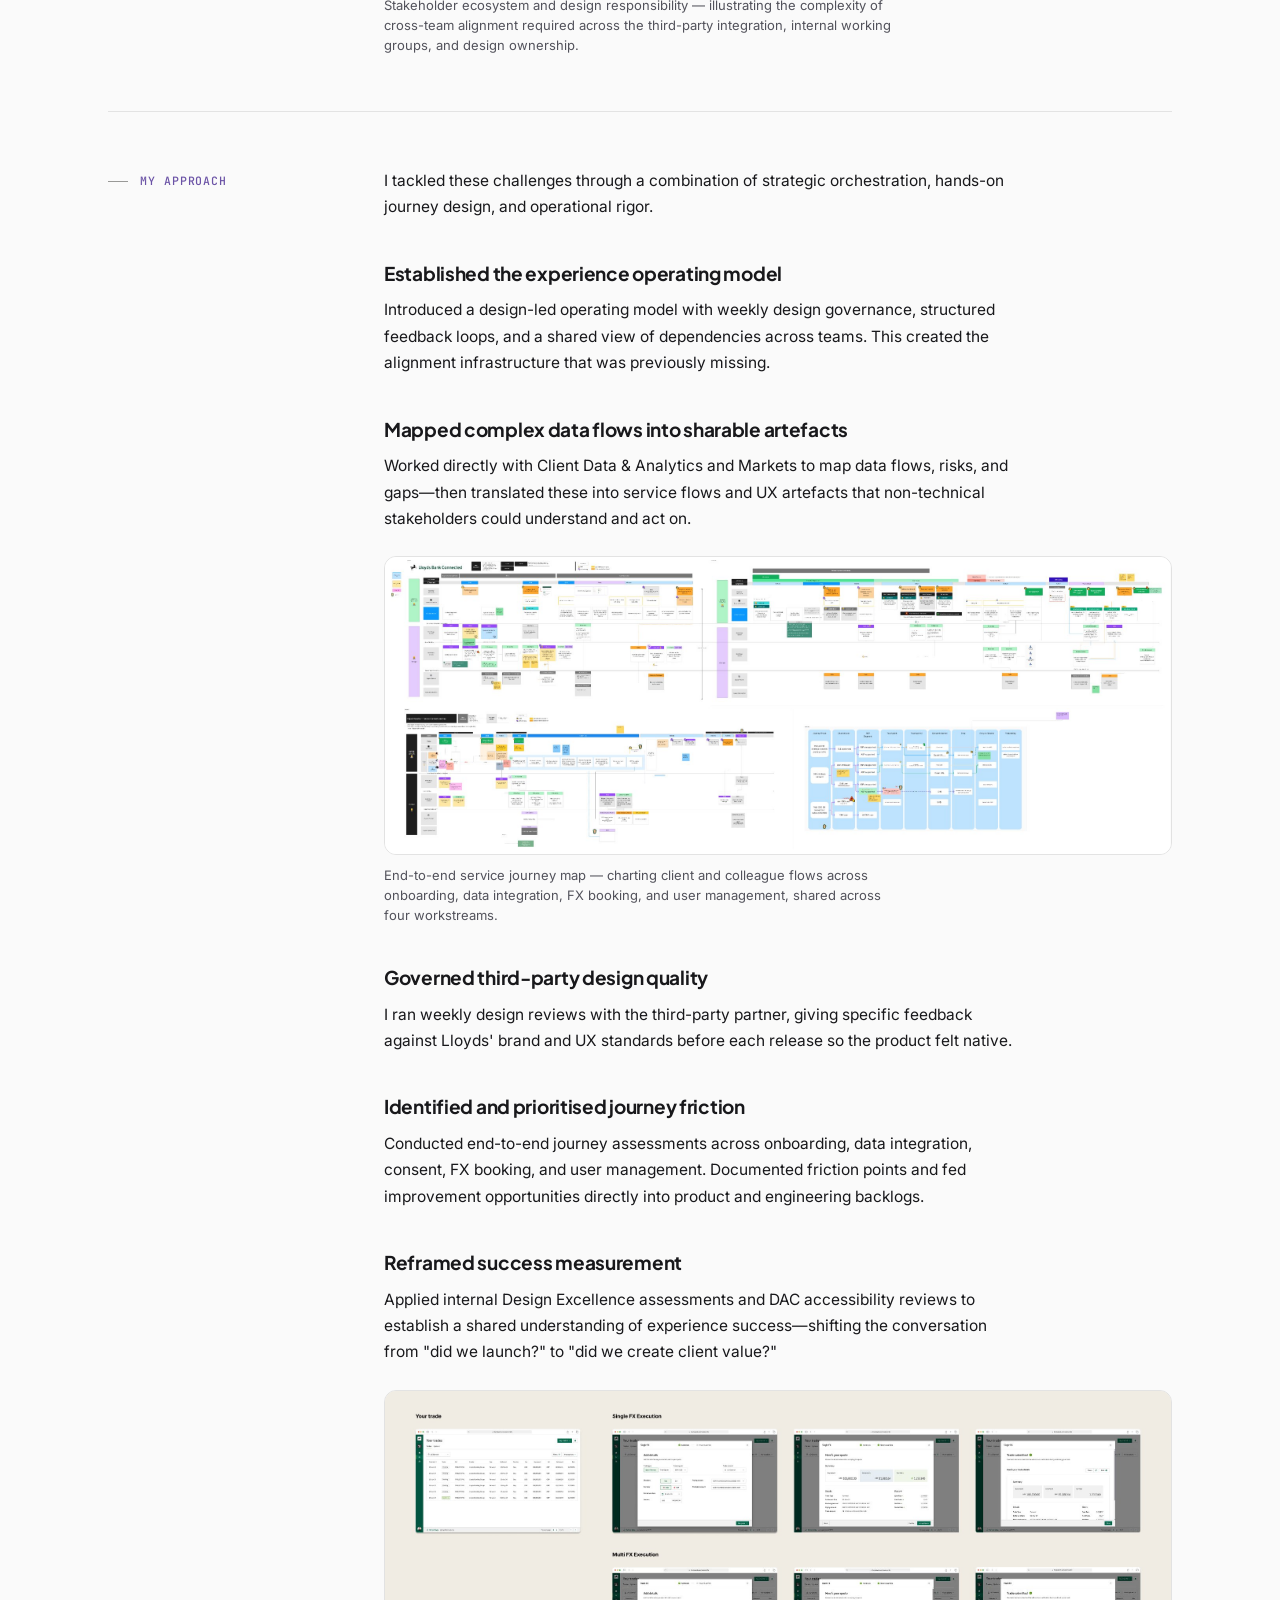
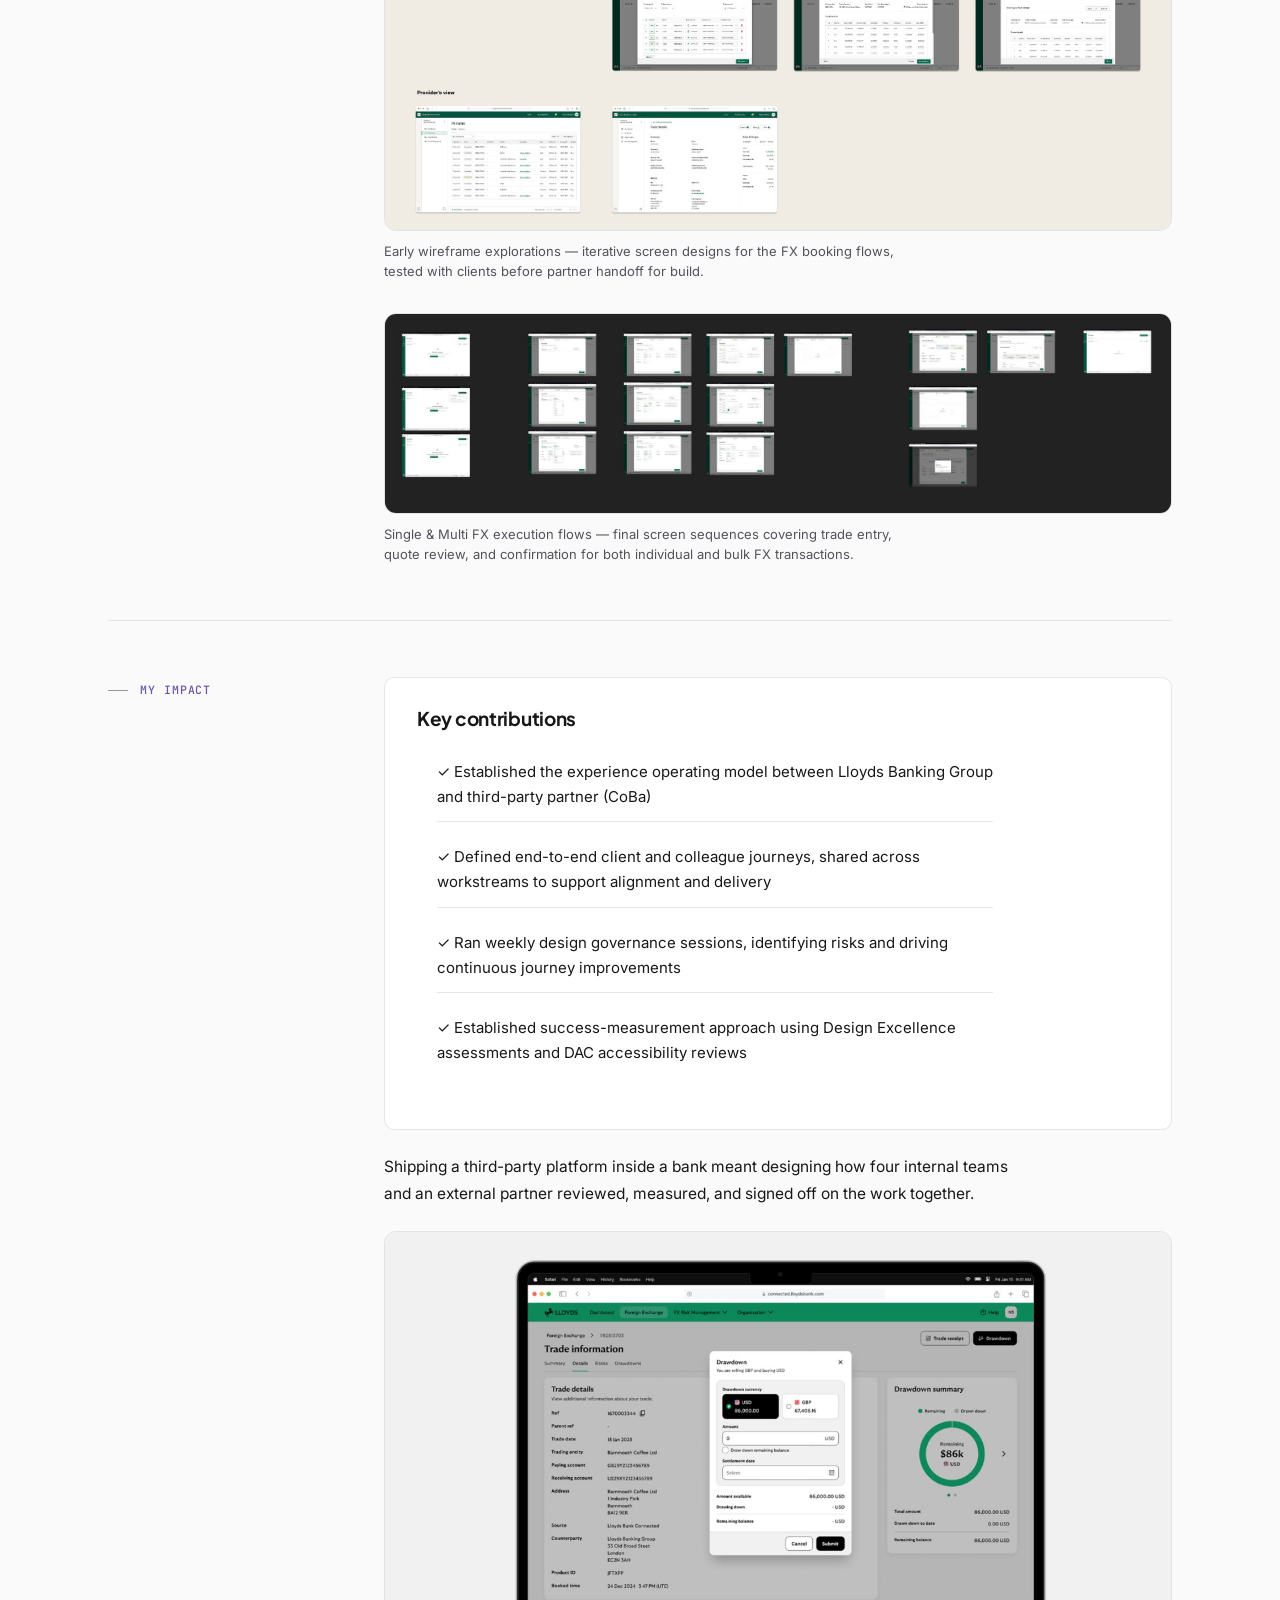
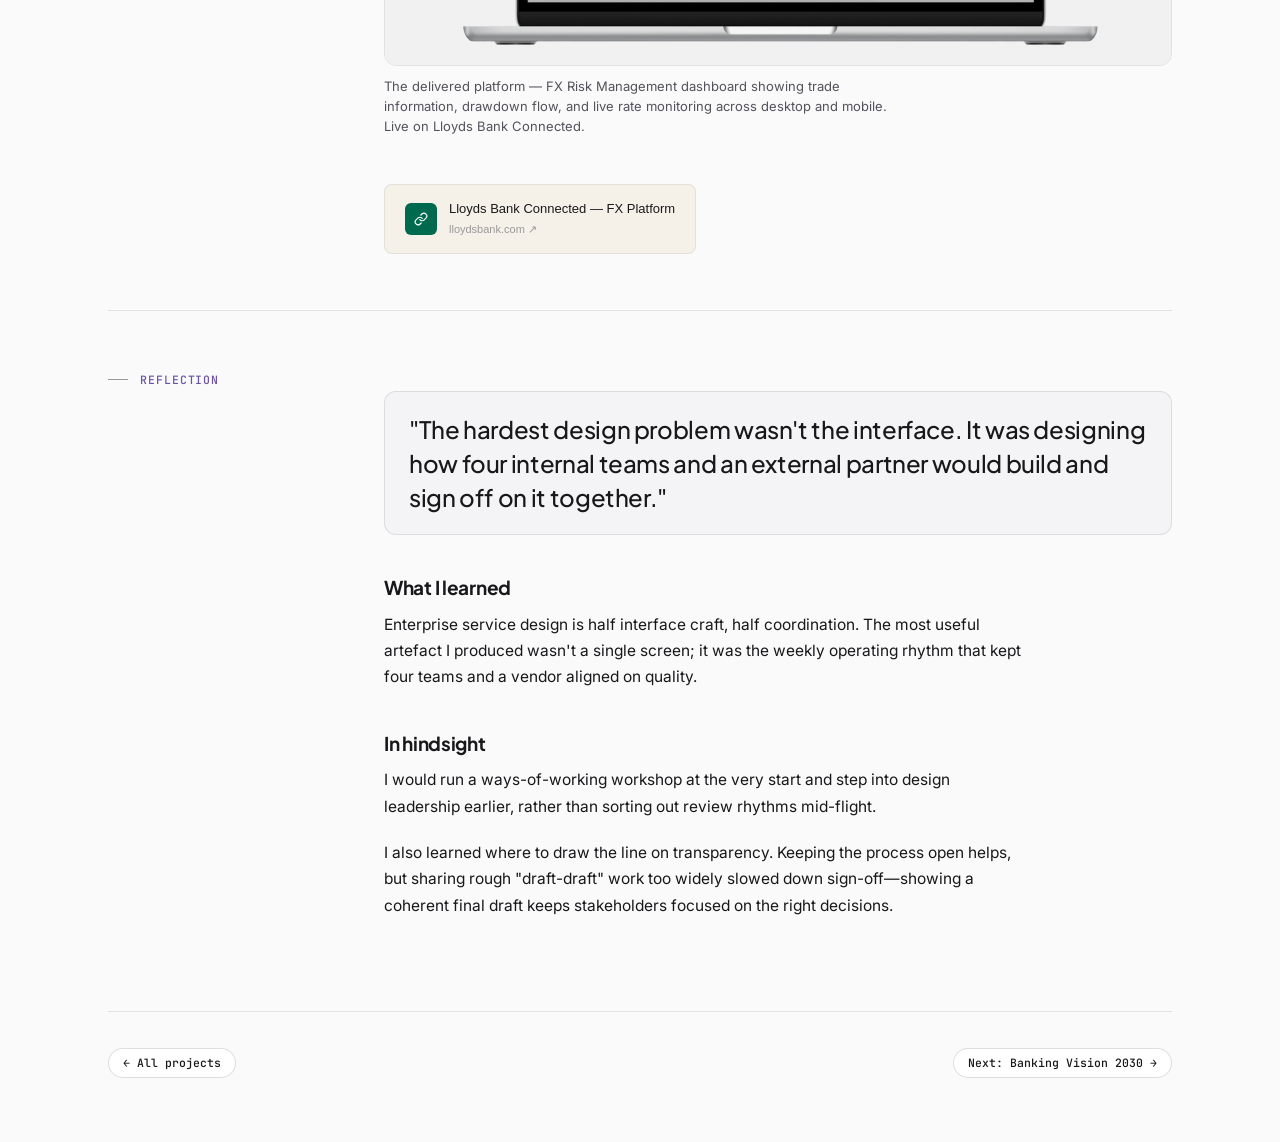
<file: fx.html>
<!DOCTYPE html>
<html lang="en">
<head>
<meta charset="UTF-8">
<meta name="viewport" content="width=device-width, initial-scale=1">
<title>FX Risk Management Platform — Jee-Eun Lee</title>
<link rel="preconnect" href="https://fonts.googleapis.com">
<link rel="preconnect" href="https://fonts.gstatic.com" crossorigin>
<link href="https://fonts.googleapis.com/css2?family=Inter:wght@400;500;600&family=JetBrains+Mono:wght@400;500&family=Plus+Jakarta+Sans:wght@500;600;700&display=swap" rel="stylesheet">
<link rel="stylesheet" href="styles.css">
<link rel="stylesheet" href="theme-cv.css">
</head>
<body>
<nav class="topbar" aria-label="Case study navigation">
  <div class="topbar-inner">
    <a class="brand" href="index.html">Jee-Eun Lee <span>Design</span></a>
    <a class="nav-back" href="index.html#work">← Back to work</a>
  </div>
</nav>

  <div class="page" id="page-fx-platform">
    <div class="cs-page">
      <header class="cs-header">
        <div class="wrap">
          <div class="cs-breadcrumb"><button onclick="window.location.href='index.html#work'">← Work</button> / FX Risk Management Platform</div>
          <div class="cs-header-grid">
            <div>
              <h1 class="cs-title">FX Risk Management Platform</h1>
              <p class="cs-summary">Built for scaling businesses to turn accounting data into live FX exposure views and hedging decisions.</p>
              <p class="cs-date">2023–2024</p>
            </div>
            <div class="cs-meta">
              <div class="cs-meta-item"><div class="cs-meta-label">Client</div><div class="cs-meta-value">Lloyds Banking Group</div></div>
              <div class="cs-meta-item"><div class="cs-meta-label">Role</div><div class="cs-meta-value">Service Designer</div></div>
              <div class="cs-meta-item"><div class="cs-meta-label">Collaboration</div><div class="cs-meta-value">Commercial Banking, Markets, Client Data & Analytics</div></div>
            </div>
          </div>
        </div>
      </header>

      <div class="cs-hero-img" style="max-height:none;">
        <img src="assets/images/profile-photo.png" alt="FX Risk Management Platform — Lloyds Bank Connected on laptop and mobile" style="width:100%;height:auto;display:block;" />
      </div>

      <div class="cs-wide-container" style="max-width:1200px;margin:24px auto 0;padding:0 40px;">
        <a href="https://www.lloydsbank.com/business/international/foreign-exchange/connected.html" target="_blank" rel="noopener" style="display:inline-flex;align-items:center;gap:12px;padding:14px 20px;background:#F5F0E8;border-radius:8px;border:1px solid rgba(0,0,0,0.07);text-decoration:none;">
          <div style="width:32px;height:32px;background:#006A4E;border-radius:6px;display:flex;align-items:center;justify-content:center;flex-shrink:0;">
            <svg width="14" height="14" viewBox="0 0 24 24" fill="none" xmlns="http://www.w3.org/2000/svg"><path d="M4 22h16a2 2 0 0 0 2-2V4a2 2 0 0 0-2-2H8a2 2 0 0 0-2 2v4" stroke="white" stroke-width="2" stroke-linecap="round"/><path d="M2 15h10M8 11l4 4-4 4" stroke="white" stroke-width="2" stroke-linecap="round" stroke-linejoin="round"/></svg>
          </div>
          <div>
            <div style="font-family:'DM Sans',sans-serif;font-size:13px;font-weight:500;color:#1a1a1a;margin-bottom:1px;">Lloyds Bank Connected — FX Risk Management Platform</div>
            <div style="font-family:'DM Sans',sans-serif;font-size:11px;color:#999;">lloydsbank.com ↗</div>
          </div>
        </a>
      </div>

      <!-- Scroll indicator -->
      <div class="scroll-hint scroll-hint--page">
        <div class="scroll-line"></div>
        <span class="scroll-label">Scroll</span>
      </div>

      <div class="cs-body">
        <div class="wrap">

          <div class="cs-section">
            <div class="cs-section-layout">
              <div class="cs-section-label"><h3>Context &amp; Role</h3></div>
              <div class="cs-section-content">
                <p>I led service design across a multi-team delivery environment, working across Commercial Banking, Markets, Client Data &amp; Analytics, and our third-party partner (CoBa). My job was to govern experience quality, align partner design delivery, manage end-to-end journeys, and run stakeholder sign-off.</p>
                <p>Rather than designing isolated screens, I designed the operating model: how four internal teams and an external partner would collaborate, hold a consistent quality bar, and measure client value beyond launch day.</p>
                <figure class="cs-figure">
                  <img src="assets/images/fx-stakeholder-ecosystem.jpg" alt="Stakeholder ecosystem map" />
                  <figcaption>Stakeholder ecosystem mapping workshop — identifying all actors across Commercial Banking, Markets, and Partnerships to establish the operating model.</figcaption>
                </figure>
              </div>
            </div>
          </div>

          <div class="cs-section">
            <div class="cs-section-layout">
              <div class="cs-section-label"><h3>The problem</h3></div>
              <div class="cs-section-content">
                <p>Commercial Banking clients were executing 63% of their FX transactions with competitors—revealing major leakage and unmet needs in Lloyds' FX experience. Clients wanted a simple, digital way to view exposures, ingest accounting data, and hedge FX risk without relying on telephony.</p>
                
                <div style="background:var(--white);border:1px solid var(--border);border-radius:10px;padding:32px 40px;margin:32px 0">
                  <div style="font-size:48px;font-weight:600;color:var(--ink);margin-bottom:8px">63%</div>
                  <div style="font-size:15px;color:var(--ink-2)">of FX transactions executed with competitors</div>
                </div>

                <h4>Experience goals (based on user research)</h4>
                <div class="goals-grid">
                  <div class="goal-card">
                    <div class="goal-icon" style="font-family:'JetBrains Mono',monospace;font-size:12px;font-weight:600;color:var(--accent);">01</div>
                    <p>Give SMEs a clear digital view of FX exposure without relying on phone calls</p>
                  </div>
                  <div class="goal-card">
                    <div class="goal-icon" style="font-family:'JetBrains Mono',monospace;font-size:12px;font-weight:600;color:var(--accent);">02</div>
                    <p>Let clients manage FX risk more frequently using live accounting data</p>
                  </div>
                  <div class="goal-card">
                    <div class="goal-icon" style="font-family:'JetBrains Mono',monospace;font-size:12px;font-weight:600;color:var(--accent);">03</div>
                    <p>Free relationship managers from routine FX queries so they can focus on complex advice</p>
                  </div>
                </div>
              </div>
            </div>
          </div>

          <div class="cs-section">
            <div class="cs-section-layout">
              <div class="cs-section-label"><h3>The challenge</h3></div>
              <div class="cs-section-content">
                <p>Embedding a third-party FX platform into Lloyds meant meeting strict brand, accessibility, and contractual standards.</p>
                <p>The partner UI had to feel native to Lloyds while we removed friction across onboarding, data integration, user management, and FX booking.</p>
                
                <div class="insight-card">
                  <h4>Key delivery challenges</h4>
                  <p><strong>Fragmented delivery environment:</strong> Multiple teams ran on different timelines, and key roles like solution architect and E2E testing manager were initially missing.</p>
                  <p><strong>Complex data ingestion journeys:</strong> Data flows between CD&amp;A, Markets, and the third-party platform needed mapping, risk review, and clear UX flows.</p>
                  <p><strong>Third-party experience quality:</strong> The partner's build had to meet Lloyds' brand guidelines, accessibility standards, and UX bar.</p>
                  <p><strong>End-to-end journey friction:</strong> Handoffs kept breaking across onboarding, consent, data integration, FX booking, and user management.</p>
                  <p><strong>Experience debt:</strong> Without a measurement framework, front-line staff absorbed friction over phone and email. That kept clients happy short-term, but did not scale.</p>
                </div>
                <figure class="cs-figure">
                  <img src="assets/images/fx-journey-map.jpg" alt="As-is journey mapping session" />
                  <figcaption>As-is service journey mapping — documenting existing onboarding, consent, and FX booking flows across all touchpoints to surface friction points before redesign.</figcaption>
                </figure>

                <figure class="cs-figure">
                  <img src="assets/images/fx_stakeholders.png" alt="FX project stakeholder map and design responsibility" style="width:100%;height:auto;display:block;" />
                  <figcaption>Stakeholder ecosystem and design responsibility — illustrating the complexity of cross-team alignment required across the third-party integration, internal working groups, and design ownership.</figcaption>
                </figure>


              </div>
            </div>
          </div>

          <div class="cs-section">
            <div class="cs-section-layout">
              <div class="cs-section-label"><h3>My approach</h3></div>
              <div class="cs-section-content">
                <p>I tackled these challenges through a combination of strategic orchestration, hands-on journey design, and operational rigor.</p>

                <h4>Established the experience operating model</h4>
                <p>Introduced a design-led operating model with weekly design governance, structured feedback loops, and a shared view of dependencies across teams. This created the alignment infrastructure that was previously missing.</p>

                <h4>Mapped complex data flows into sharable artefacts</h4>
                <p>Worked directly with Client Data &amp; Analytics and Markets to map data flows, risks, and gaps—then translated these into service flows and UX artefacts that non-technical stakeholders could understand and act on.</p>

                <figure class="cs-figure">
                  <img src="assets/images/fx-service-blueprint.png" alt="End-to-end service journey map" />
                  <figcaption>End-to-end service journey map — charting client and colleague flows across onboarding, data integration, FX booking, and user management, shared across four workstreams.</figcaption>
                </figure>
                <h4>Governed third-party design quality</h4>
                <p>I ran weekly design reviews with the third-party partner, giving specific feedback against Lloyds' brand and UX standards before each release so the product felt native.</p>

                <h4>Identified and prioritised journey friction</h4>
                <p>Conducted end-to-end journey assessments across onboarding, data integration, consent, FX booking, and user management. Documented friction points and fed improvement opportunities directly into product and engineering backlogs.</p>

                <h4>Reframed success measurement</h4>
                <p>Applied internal Design Excellence assessments and DAC accessibility reviews to establish a shared understanding of experience success—shifting the conversation from "did we launch?" to "did we create client value?"</p>
                <figure class="cs-figure">
                  <img src="assets/images/fx-screen-exploration.png" alt="Early screen explorations" />
                  <figcaption>Early wireframe explorations — iterative screen designs for the FX booking flows, tested with clients before partner handoff for build.</figcaption>
                </figure>
                <figure class="cs-figure">
                  <img src="assets/images/fx-single-multi-screens.png" alt="Single and multi FX execution flow" />
                  <figcaption>Single &amp; Multi FX execution flows — final screen sequences covering trade entry, quote review, and confirmation for both individual and bulk FX transactions.</figcaption>
                </figure>
              </div>
            </div>
          </div>

          <div class="cs-section">
            <div class="cs-section-layout">
              <div class="cs-section-label"><h3>My impact</h3></div>
              <div class="cs-section-content">
                <div style="background:var(--white);border:1px solid var(--border);border-radius:10px;padding:28px 32px;margin-bottom:24px">
                  <h4 style="margin-top:0;margin-bottom:16px">Key contributions</h4>
                  <ul style="list-style:none;padding:0;margin:0">
                    <li style="padding:12px 0;border-bottom:1px solid var(--border);font-size:15px">✓ Established the experience operating model between Lloyds Banking Group and third-party partner (CoBa)</li>
                    <li style="padding:12px 0;border-bottom:1px solid var(--border);font-size:15px">✓ Defined end-to-end client and colleague journeys, shared across workstreams to support alignment and delivery</li>
                    <li style="padding:12px 0;border-bottom:1px solid var(--border);font-size:15px">✓ Ran weekly design governance sessions, identifying risks and driving continuous journey improvements</li>
                    <li style="padding:12px 0;font-size:15px">✓ Established success-measurement approach using Design Excellence assessments and DAC accessibility reviews</li>
                  </ul>
                </div>

                <p>Shipping a third-party platform inside a bank meant designing how four internal teams and an external partner reviewed, measured, and signed off on the work together.</p>
                <figure class="cs-figure">
                  <img src="assets/images/fx-risk-management.png" alt="FX Risk Management dashboard — final product" />
                  <figcaption>The delivered platform — FX Risk Management dashboard showing trade information, drawdown flow, and live rate monitoring across desktop and mobile. Live on Lloyds Bank Connected.</figcaption>
                </figure>

                <a href="https://www.lloydsbank.com/business/international/foreign-exchange/connected.html" target="_blank" rel="noopener" style="display:inline-flex;align-items:center;gap:12px;padding:14px 20px;background:#F5F0E8;border-radius:8px;border:1px solid rgba(0,0,0,0.07);text-decoration:none;margin-top:16px;">
                  <div style="width:32px;height:32px;background:#006A4E;border-radius:6px;display:flex;align-items:center;justify-content:center;flex-shrink:0;">
                    <svg width="14" height="14" viewBox="0 0 24 24" fill="none" xmlns="http://www.w3.org/2000/svg"><path d="M10 13a5 5 0 0 0 7.54.54l3-3a5 5 0 0 0-7.07-7.07l-1.72 1.71" stroke="white" stroke-width="2" stroke-linecap="round"/><path d="M14 11a5 5 0 0 0-7.54-.54l-3 3a5 5 0 0 0 7.07 7.07l1.71-1.71" stroke="white" stroke-width="2" stroke-linecap="round"/></svg>
                  </div>
                  <div>
                    <div style="font-family:'DM Sans',sans-serif;font-size:13px;font-weight:500;color:#1a1a1a;margin-bottom:1px;">Lloyds Bank Connected — FX Platform</div>
                    <div style="font-family:'DM Sans',sans-serif;font-size:11px;color:#999;">lloydsbank.com ↗</div>
                  </div>
                </a>
              </div>
            </div>
          </div>

          <div class="cs-section">
            <div class="cs-section-layout">
              <div class="cs-section-label"><h3>Reflection</h3></div>
              <div class="cs-section-content">
                <div class="pull-quote">"The hardest design problem wasn't the interface. It was designing how four internal teams and an external partner would build and sign off on it together."</div>
                
                <h4>What I learned</h4>
                <p>Enterprise service design is half interface craft, half coordination. The most useful artefact I produced wasn't a single screen; it was the weekly operating rhythm that kept four teams and a vendor aligned on quality.</p>
                
                <h4>In hindsight</h4>
                <p>I would run a ways-of-working workshop at the very start and step into design leadership earlier, rather than sorting out review rhythms mid-flight.</p>
                <p>I also learned where to draw the line on transparency. Keeping the process open helps, but sharing rough "draft-draft" work too widely slowed down sign-off—showing a coherent final draft keeps stakeholders focused on the right decisions.</p>
              </div>
            </div>
          </div>

        </div>
      </div>
    </div>
  </div><!-- end fx-platform -->


  <!-- ══════════════ DF2030 CASE STUDY ══════════════ -->

<div class="wrap">
  <div class="cs-footer-nav">
    <a class="nav-back" href="index.html#work">← All projects</a>
    <a class="nav-back" href="df2030.html">Next: Banking Vision 2030 →</a>
  </div>
</div>
</body>
</html>
</file>
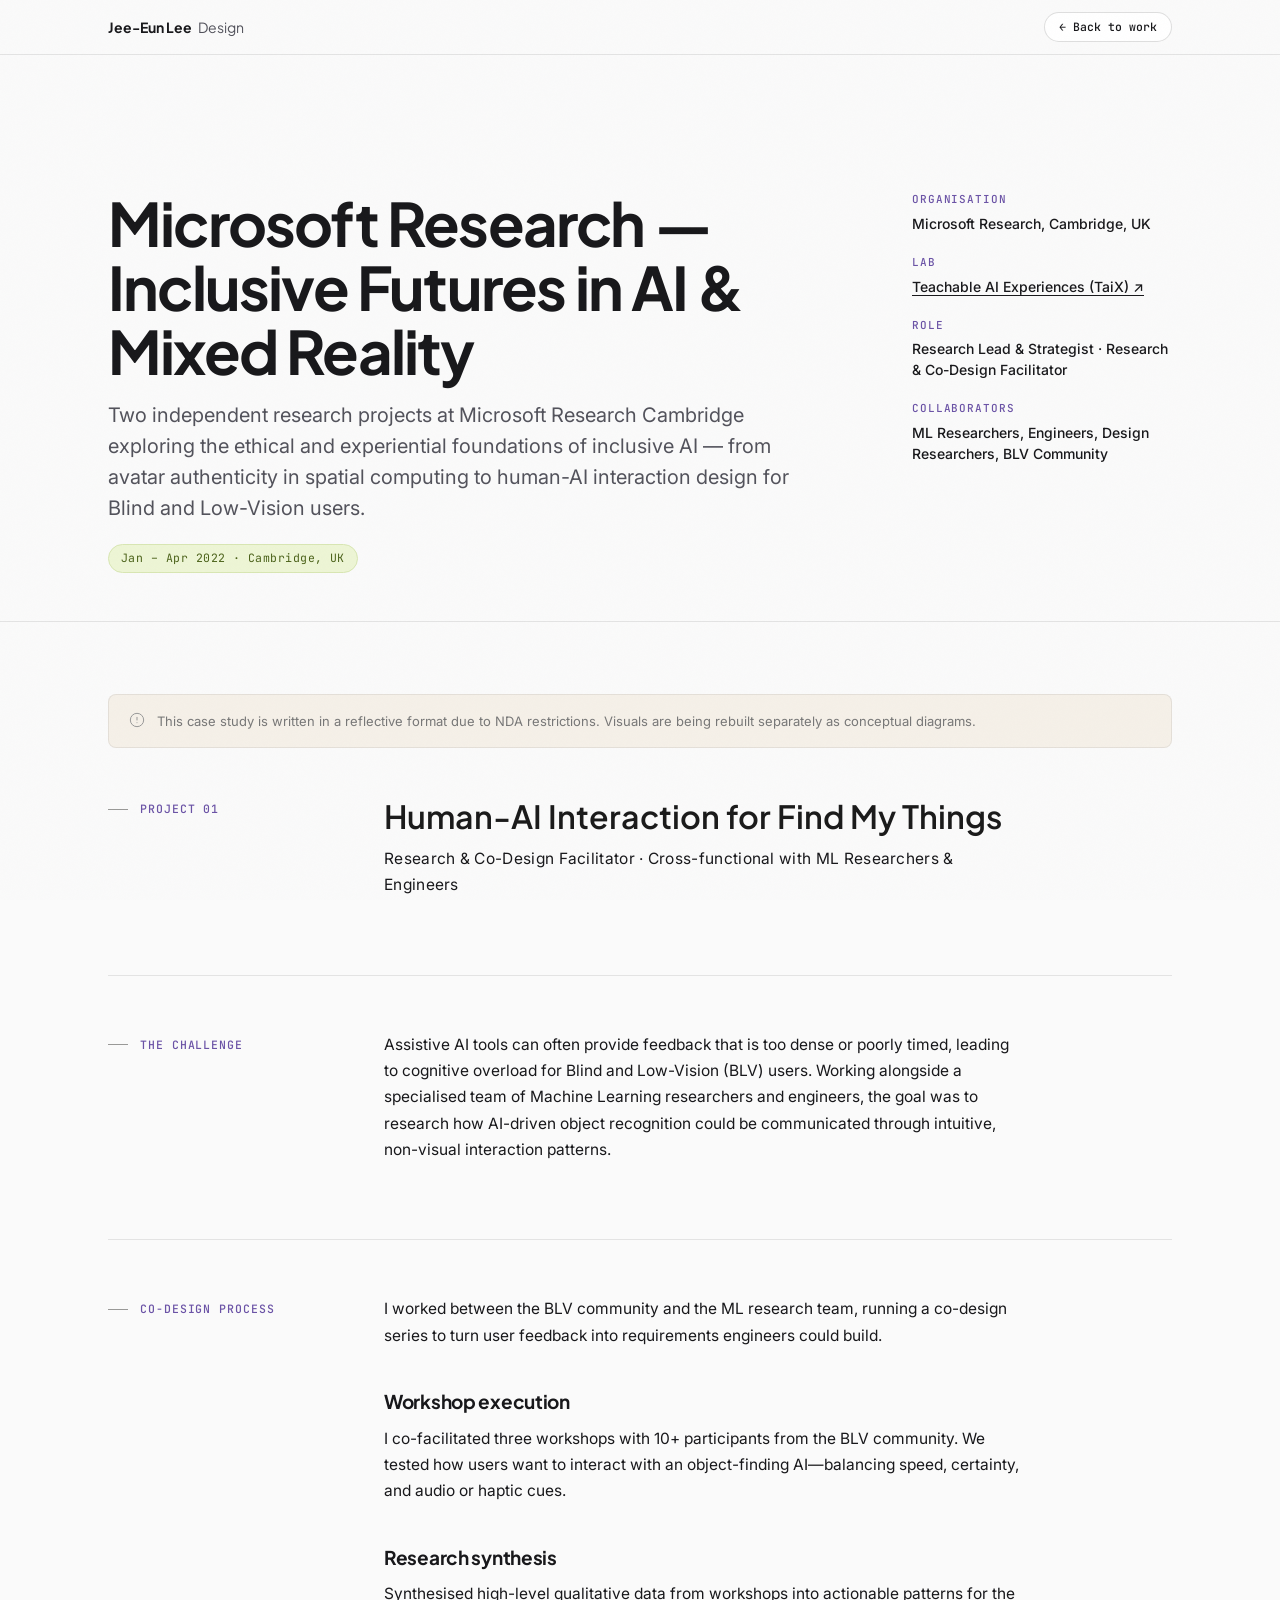
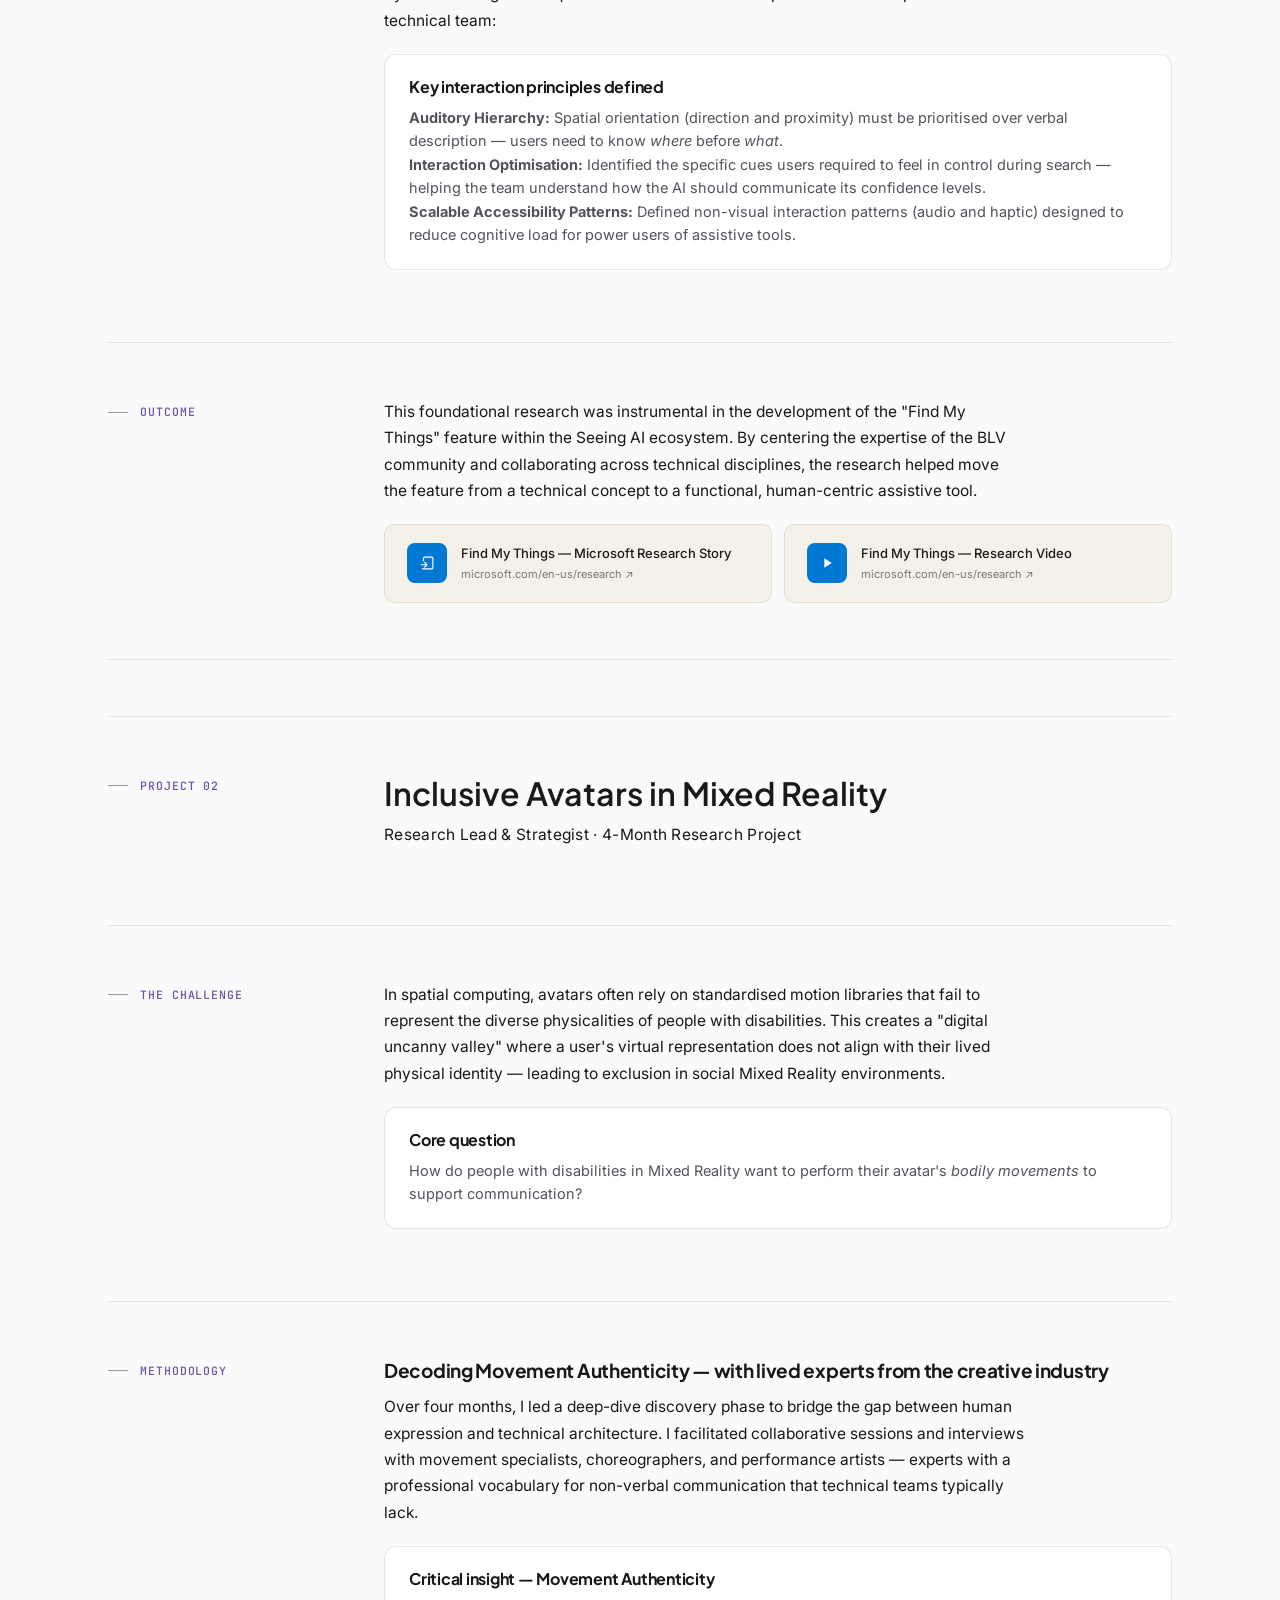
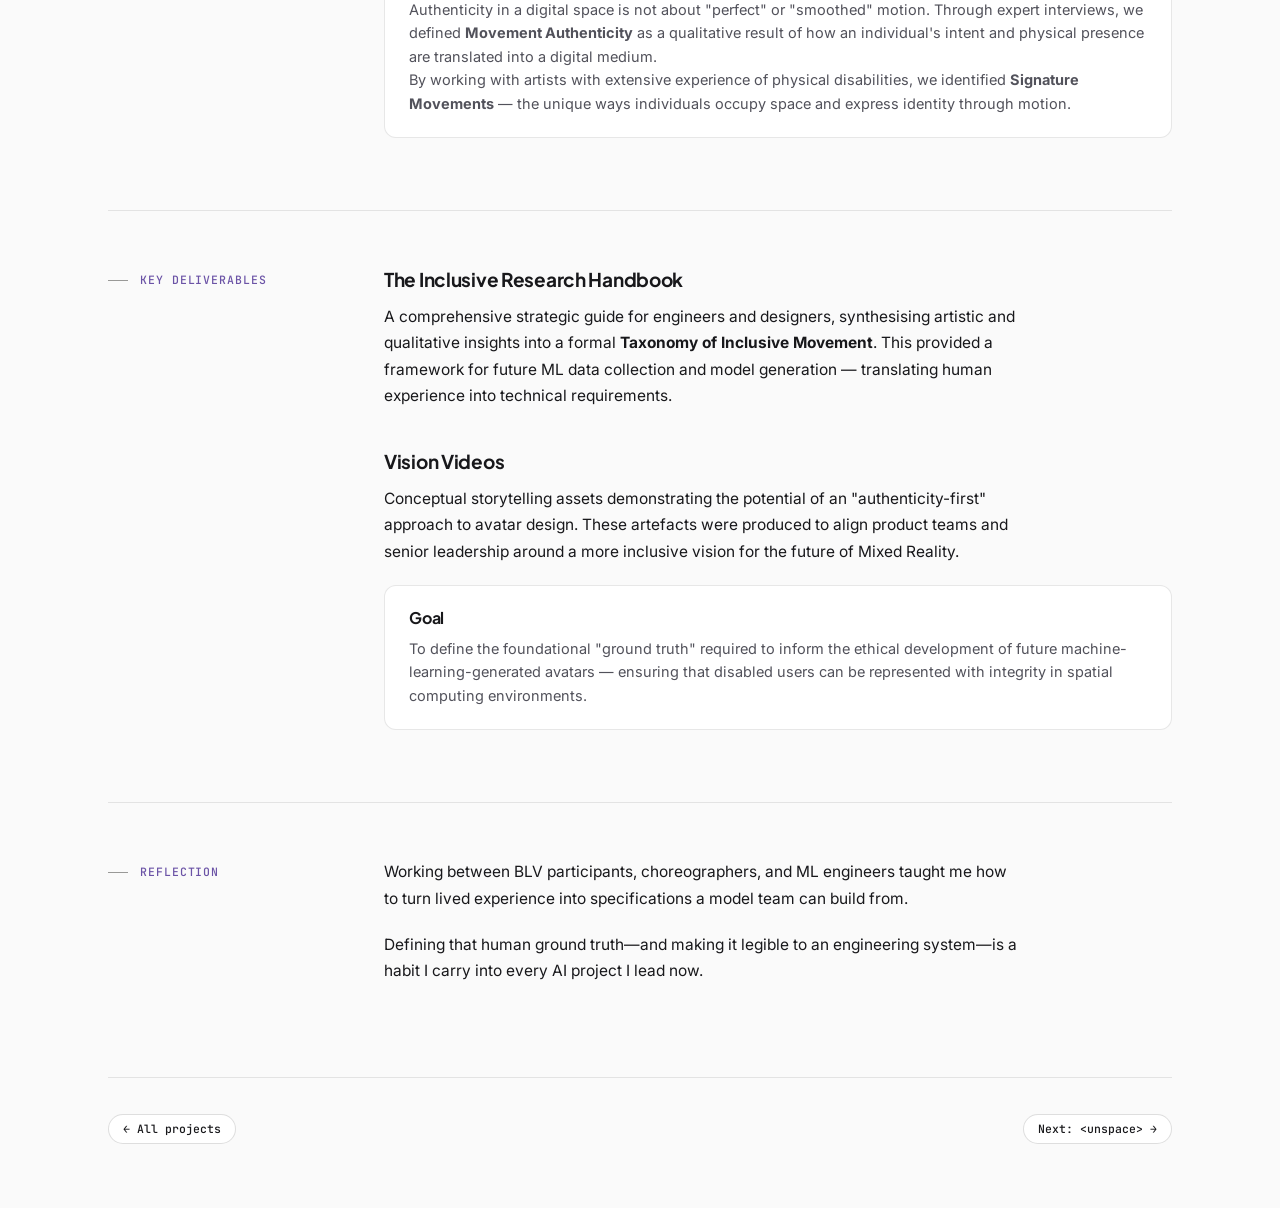
<file: msr.html>
<!DOCTYPE html>
<html lang="en">
<head>
<meta charset="UTF-8">
<meta name="viewport" content="width=device-width, initial-scale=1">
<title>Microsoft Research — Jee-Eun Lee</title>
<link rel="preconnect" href="https://fonts.googleapis.com">
<link rel="preconnect" href="https://fonts.gstatic.com" crossorigin>
<link href="https://fonts.googleapis.com/css2?family=Inter:wght@400;500;600&family=JetBrains+Mono:wght@400;500&family=Plus+Jakarta+Sans:wght@500;600;700&display=swap" rel="stylesheet">
<link rel="stylesheet" href="styles.css">
<link rel="stylesheet" href="theme-cv.css">
</head>
<body>
<nav class="topbar" aria-label="Case study navigation">
  <div class="topbar-inner">
    <a class="brand" href="index.html">Jee-Eun Lee <span>Design</span></a>
    <a class="nav-back" href="index.html#work">← Back to work</a>
  </div>
</nav>

  <div class="page" id="page-msr">
    <div class="cs-page">
      <header class="cs-header">
        <div class="wrap">
          <div class="cs-breadcrumb"><button onclick="window.location.href='index.html#work'">← Work</button> / Microsoft Research</div>
          <div class="cs-header-grid">
            <div>
              <h1 class="cs-title">Microsoft Research — Inclusive Futures in AI &amp; Mixed Reality</h1>
              <p class="cs-summary">Two independent research projects at Microsoft Research Cambridge exploring the ethical and experiential foundations of inclusive AI — from avatar authenticity in spatial computing to human-AI interaction design for Blind and Low-Vision users.</p>
              <p class="cs-date">Jan – Apr 2022 · Cambridge, UK</p>
            </div>
            <div class="cs-meta">
              <div class="cs-meta-item"><div class="cs-meta-label">Organisation</div><div class="cs-meta-value">Microsoft Research, Cambridge, UK</div></div>
              <div class="cs-meta-item"><div class="cs-meta-label">Lab</div><div class="cs-meta-value"><a href="https://www.microsoft.com/en-us/research/project/taix/" target="_blank" rel="noopener" style="color:inherit;text-decoration:underline;text-underline-offset:3px;">Teachable AI Experiences (TaiX) ↗</a></div></div>
              <div class="cs-meta-item"><div class="cs-meta-label">Role</div><div class="cs-meta-value">Research Lead &amp; Strategist · Research &amp; Co-Design Facilitator</div></div>
              <div class="cs-meta-item"><div class="cs-meta-label">Collaborators</div><div class="cs-meta-value">ML Researchers, Engineers, Design Researchers, BLV Community</div></div>
            </div>
          </div>
        </div>
      </header>

      <div class="scroll-hint scroll-hint--page">
        <div class="scroll-line"></div>
        <span class="scroll-label">Scroll</span>
      </div>

      <div class="cs-body">
        <div class="wrap">

          <div style="display:flex;align-items:flex-start;gap:12px;padding:16px 20px;background:#F5F0E8;border-radius:8px;border:1px solid rgba(0,0,0,0.07);margin-bottom:48px;">
            <svg width="16" height="16" viewBox="0 0 24 24" fill="none" xmlns="http://www.w3.org/2000/svg" style="flex-shrink:0;margin-top:1px;"><circle cx="12" cy="12" r="10" stroke="#999" stroke-width="1.5"/><path d="M12 8v4M12 16h.01" stroke="#999" stroke-width="1.5" stroke-linecap="round"/></svg>
            <p style="font-size:13px;color:#777;margin:0;line-height:1.6;">This case study is written in a reflective format due to NDA restrictions. Visuals are being rebuilt separately as conceptual diagrams.</p>
          </div>

          <!-- ── PROJECT 1 ── -->
          <div class="cs-section">
            <div class="cs-section-layout">
              <div class="cs-section-label"><h3>Project 01</h3></div>
              <div class="cs-section-content">
                <h2 style="font-family:'Plus Jakarta Sans',sans-serif;font-size:clamp(22px,3vw,32px);font-weight:600;color:#1a1a1a;margin:0 0 8px 0;">Human-AI Interaction for Find My Things</h2>
                <p style="font-size:13px;color:#777;margin:0;letter-spacing:0.02em;">Research &amp; Co-Design Facilitator · Cross-functional with ML Researchers &amp; Engineers</p>
              </div>
            </div>
          </div>

          <div class="cs-section">
            <div class="cs-section-layout">
              <div class="cs-section-label"><h3>The challenge</h3></div>
              <div class="cs-section-content">
                <p>Assistive AI tools can often provide feedback that is too dense or poorly timed, leading to cognitive overload for Blind and Low-Vision (BLV) users. Working alongside a specialised team of Machine Learning researchers and engineers, the goal was to research how AI-driven object recognition could be communicated through intuitive, non-visual interaction patterns.</p>
              </div>
            </div>
          </div>

          <div class="cs-section">
            <div class="cs-section-layout">
              <div class="cs-section-label"><h3>Co-design process</h3></div>
              <div class="cs-section-content">
                <p>I worked between the BLV community and the ML research team, running a co-design series to turn user feedback into requirements engineers could build.</p>

                <h4>Workshop execution</h4>
                <p>I co-facilitated three workshops with 10+ participants from the BLV community. We tested how users want to interact with an object-finding AI—balancing speed, certainty, and audio or haptic cues.</p>

                <h4>Research synthesis</h4>
                <p>Synthesised high-level qualitative data from workshops into actionable patterns for the technical team:</p>

                <div class="insight-card">
                  <h4>Key interaction principles defined</h4>
                  <p><strong>Auditory Hierarchy:</strong> Spatial orientation (direction and proximity) must be prioritised over verbal description — users need to know <em>where</em> before <em>what</em>.</p>
                  <p><strong>Interaction Optimisation:</strong> Identified the specific cues users required to feel in control during search — helping the team understand how the AI should communicate its confidence levels.</p>
                  <p><strong>Scalable Accessibility Patterns:</strong> Defined non-visual interaction patterns (audio and haptic) designed to reduce cognitive load for power users of assistive tools.</p>
                </div>
              </div>
            </div>
          </div>

          <div class="cs-section">
            <div class="cs-section-layout">
              <div class="cs-section-label"><h3>Outcome</h3></div>
              <div class="cs-section-content">
                <p>This foundational research was instrumental in the development of the "Find My Things" feature within the Seeing AI ecosystem. By centering the expertise of the BLV community and collaborating across technical disciplines, the research helped move the feature from a technical concept to a functional, human-centric assistive tool.</p>

                <div style="display:flex;gap:12px;margin-top:20px;flex-wrap:wrap;">
                  <a href="https://www.microsoft.com/en-us/research/story/find-my-things/" target="_blank" rel="noopener" style="display:flex;align-items:center;gap:14px;padding:18px 22px;background:#F5F0E8;border-radius:10px;border:1px solid rgba(0,0,0,0.07);text-decoration:none;flex:1;min-width:200px;">
                    <div style="width:40px;height:40px;background:#0078D4;border-radius:8px;display:flex;align-items:center;justify-content:center;flex-shrink:0;">
                      <svg width="14" height="14" viewBox="0 0 24 24" fill="none" xmlns="http://www.w3.org/2000/svg"><path d="M4 22h16a2 2 0 0 0 2-2V4a2 2 0 0 0-2-2H8a2 2 0 0 0-2 2v4" stroke="white" stroke-width="2" stroke-linecap="round"/><path d="M2 15h10M8 11l4 4-4 4" stroke="white" stroke-width="2" stroke-linecap="round" stroke-linejoin="round"/></svg>
                    </div>
                    <div>
                      <div style="font-size:13px;font-weight:500;color:#1a1a1a;margin-bottom:2px;">Find My Things — Microsoft Research Story</div>
                      <div style="font-size:11px;color:#777;">microsoft.com/en-us/research ↗</div>
                    </div>
                  </a>
                  <a href="https://www.microsoft.com/en-us/research/video/find-my-things/" target="_blank" rel="noopener" style="display:flex;align-items:center;gap:14px;padding:18px 22px;background:#F5F0E8;border-radius:10px;border:1px solid rgba(0,0,0,0.07);text-decoration:none;flex:1;min-width:200px;">
                    <div style="width:40px;height:40px;background:#0078D4;border-radius:8px;display:flex;align-items:center;justify-content:center;flex-shrink:0;">
                      <svg width="16" height="16" viewBox="0 0 24 24" fill="white" xmlns="http://www.w3.org/2000/svg"><path d="M8 5v14l11-7z"/></svg>
                    </div>
                    <div>
                      <div style="font-size:13px;font-weight:500;color:#1a1a1a;margin-bottom:2px;">Find My Things — Research Video</div>
                      <div style="font-size:11px;color:#777;">microsoft.com/en-us/research ↗</div>
                    </div>
                  </a>
                </div>
              </div>
            </div>
          </div>

          <!-- ── DIVIDER ── -->
          <div style="border-top:1px solid rgba(0,0,0,0.08);margin:48px 0 56px 0;"></div>

          <!-- ── PROJECT 2 ── -->
          <div class="cs-section">
            <div class="cs-section-layout">
              <div class="cs-section-label"><h3>Project 02</h3></div>
              <div class="cs-section-content">
                <h2 style="font-family:'Plus Jakarta Sans',sans-serif;font-size:clamp(22px,3vw,32px);font-weight:600;color:#1a1a1a;margin:0 0 8px 0;">Inclusive Avatars in Mixed Reality</h2>
                <p style="font-size:13px;color:#777;margin:0 0 28px 0;letter-spacing:0.02em;">Research Lead &amp; Strategist · 4-Month Research Project</p>
              </div>
            </div>
          </div>

          <div class="cs-section">
            <div class="cs-section-layout">
              <div class="cs-section-label"><h3>The challenge</h3></div>
              <div class="cs-section-content">
                <p>In spatial computing, avatars often rely on standardised motion libraries that fail to represent the diverse physicalities of people with disabilities. This creates a "digital uncanny valley" where a user's virtual representation does not align with their lived physical identity — leading to exclusion in social Mixed Reality environments.</p>
                <div class="insight-card">
                  <h4>Core question</h4>
                  <p>How do people with disabilities in Mixed Reality want to perform their avatar's <em>bodily movements</em> to support communication?</p>
                </div>
              </div>
            </div>
          </div>

          <div class="cs-section">
            <div class="cs-section-layout">
              <div class="cs-section-label"><h3>Methodology</h3></div>
              <div class="cs-section-content">
                <h4 style="font-family:'Plus Jakarta Sans',sans-serif;font-size:clamp(18px,2.2vw,22px);font-weight:600;color:#1a1a1a;margin:0 0 16px 0;">Decoding Movement Authenticity — with lived experts from the creative industry</h4>
                <p>Over four months, I led a deep-dive discovery phase to bridge the gap between human expression and technical architecture. I facilitated collaborative sessions and interviews with movement specialists, choreographers, and performance artists — experts with a professional vocabulary for non-verbal communication that technical teams typically lack.</p>

                <div class="insight-card">
                  <h4>Critical insight — Movement Authenticity</h4>
                  <p>Authenticity in a digital space is not about "perfect" or "smoothed" motion. Through expert interviews, we defined <strong>Movement Authenticity</strong> as a qualitative result of how an individual's intent and physical presence are translated into a digital medium.</p>
                  <p>By working with artists with extensive experience of physical disabilities, we identified <strong>Signature Movements</strong> — the unique ways individuals occupy space and express identity through motion.</p>
                </div>
              </div>
            </div>
          </div>

          <div class="cs-section">
            <div class="cs-section-layout">
              <div class="cs-section-label"><h3>Key deliverables</h3></div>
              <div class="cs-section-content">
                <h4>The Inclusive Research Handbook</h4>
                <p>A comprehensive strategic guide for engineers and designers, synthesising artistic and qualitative insights into a formal <strong>Taxonomy of Inclusive Movement</strong>. This provided a framework for future ML data collection and model generation — translating human experience into technical requirements.</p>

                <h4>Vision Videos</h4>
                <p>Conceptual storytelling assets demonstrating the potential of an "authenticity-first" approach to avatar design. These artefacts were produced to align product teams and senior leadership around a more inclusive vision for the future of Mixed Reality.</p>

                <div class="insight-card">
                  <h4>Goal</h4>
                  <p>To define the foundational "ground truth" required to inform the ethical development of future machine-learning-generated avatars — ensuring that disabled users can be represented with integrity in spatial computing environments.</p>
                </div>
              </div>
            </div>
          </div>

          <div class="cs-section">
            <div class="cs-section-layout">
              <div class="cs-section-label"><h3>Reflection</h3></div>
              <div class="cs-section-content">
                <p>Working between BLV participants, choreographers, and ML engineers taught me how to turn lived experience into specifications a model team can build from.</p>
                <p>Defining that human ground truth—and making it legible to an engineering system—is a habit I carry into every AI project I lead now.</p>
              </div>
            </div>
          </div>

        </div>
      </div>
    </div>
  </div><!-- end msr -->

<div class="wrap">
  <div class="cs-footer-nav">
    <a class="nav-back" href="index.html#work">← All projects</a>
    <a class="nav-back" href="unspace.html">Next: &lt;unspace&gt; →</a>
  </div>
</div>
</body>
</html>
</file>
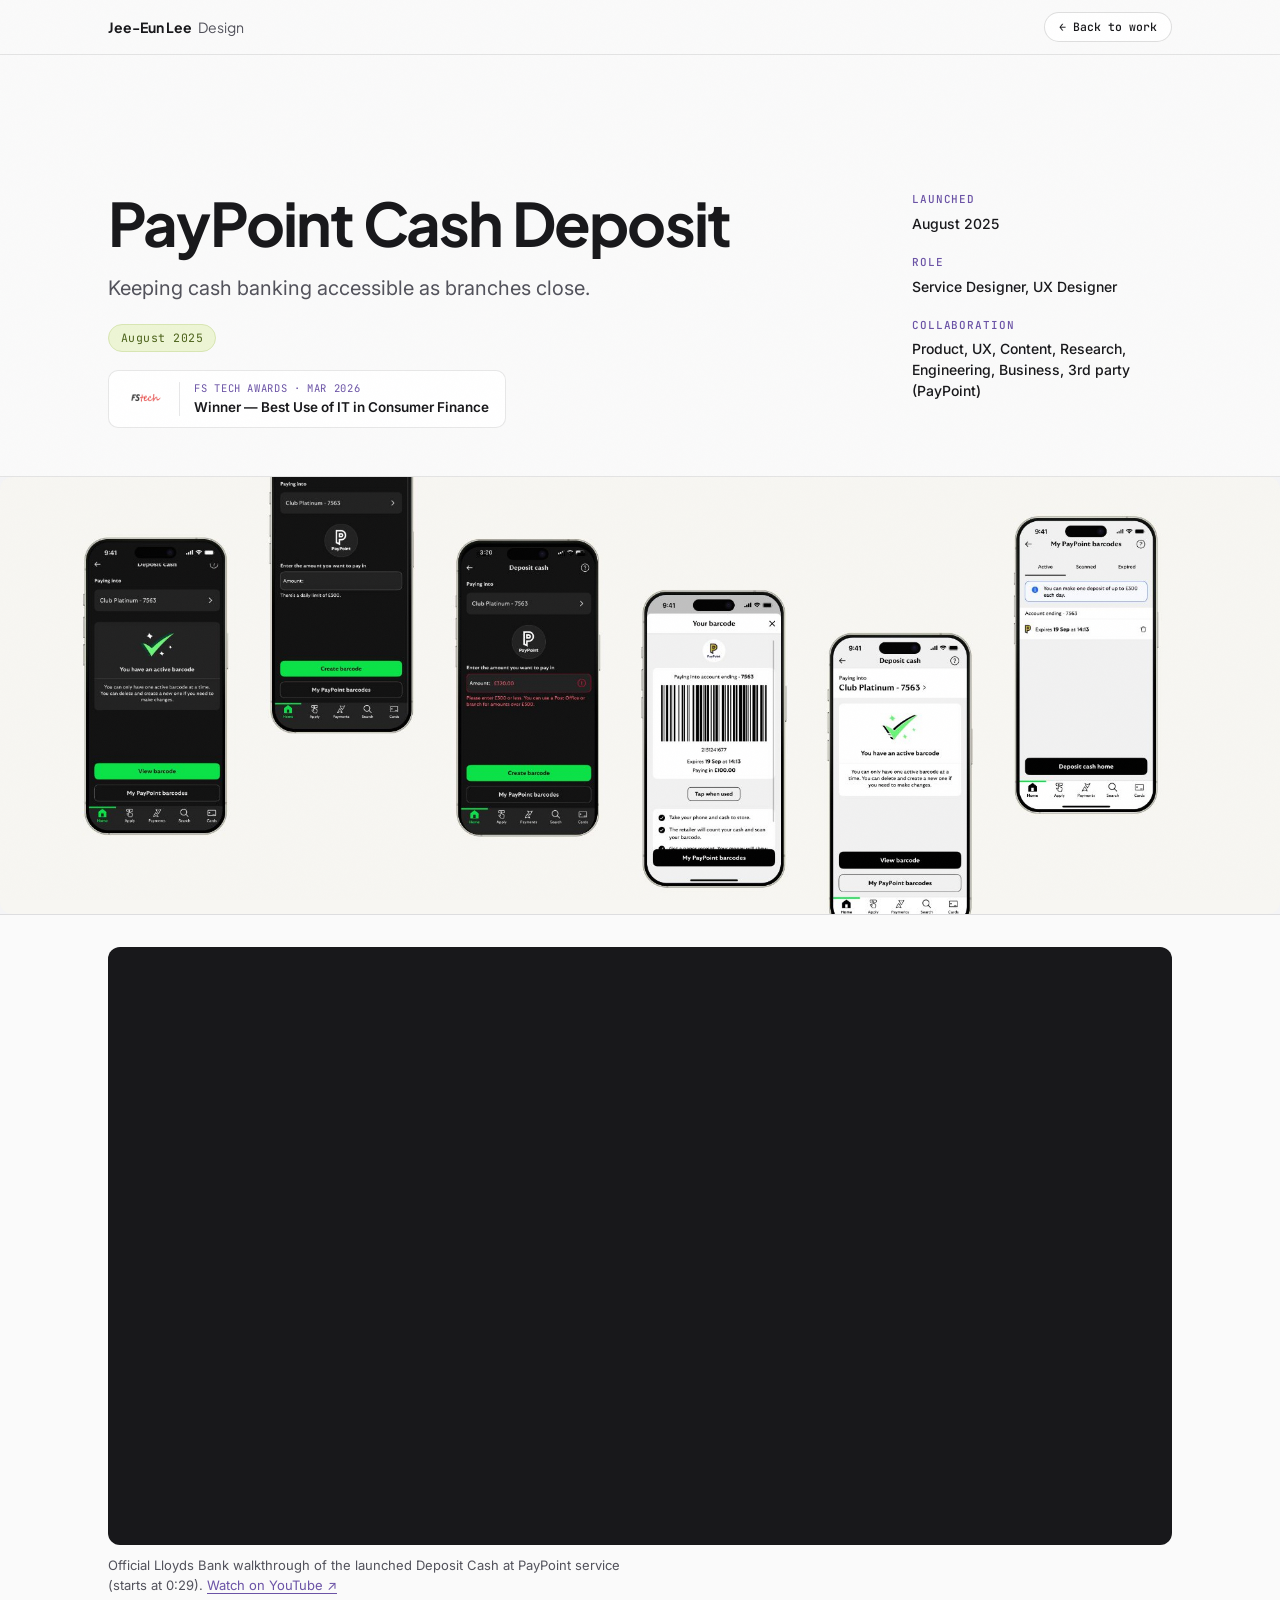
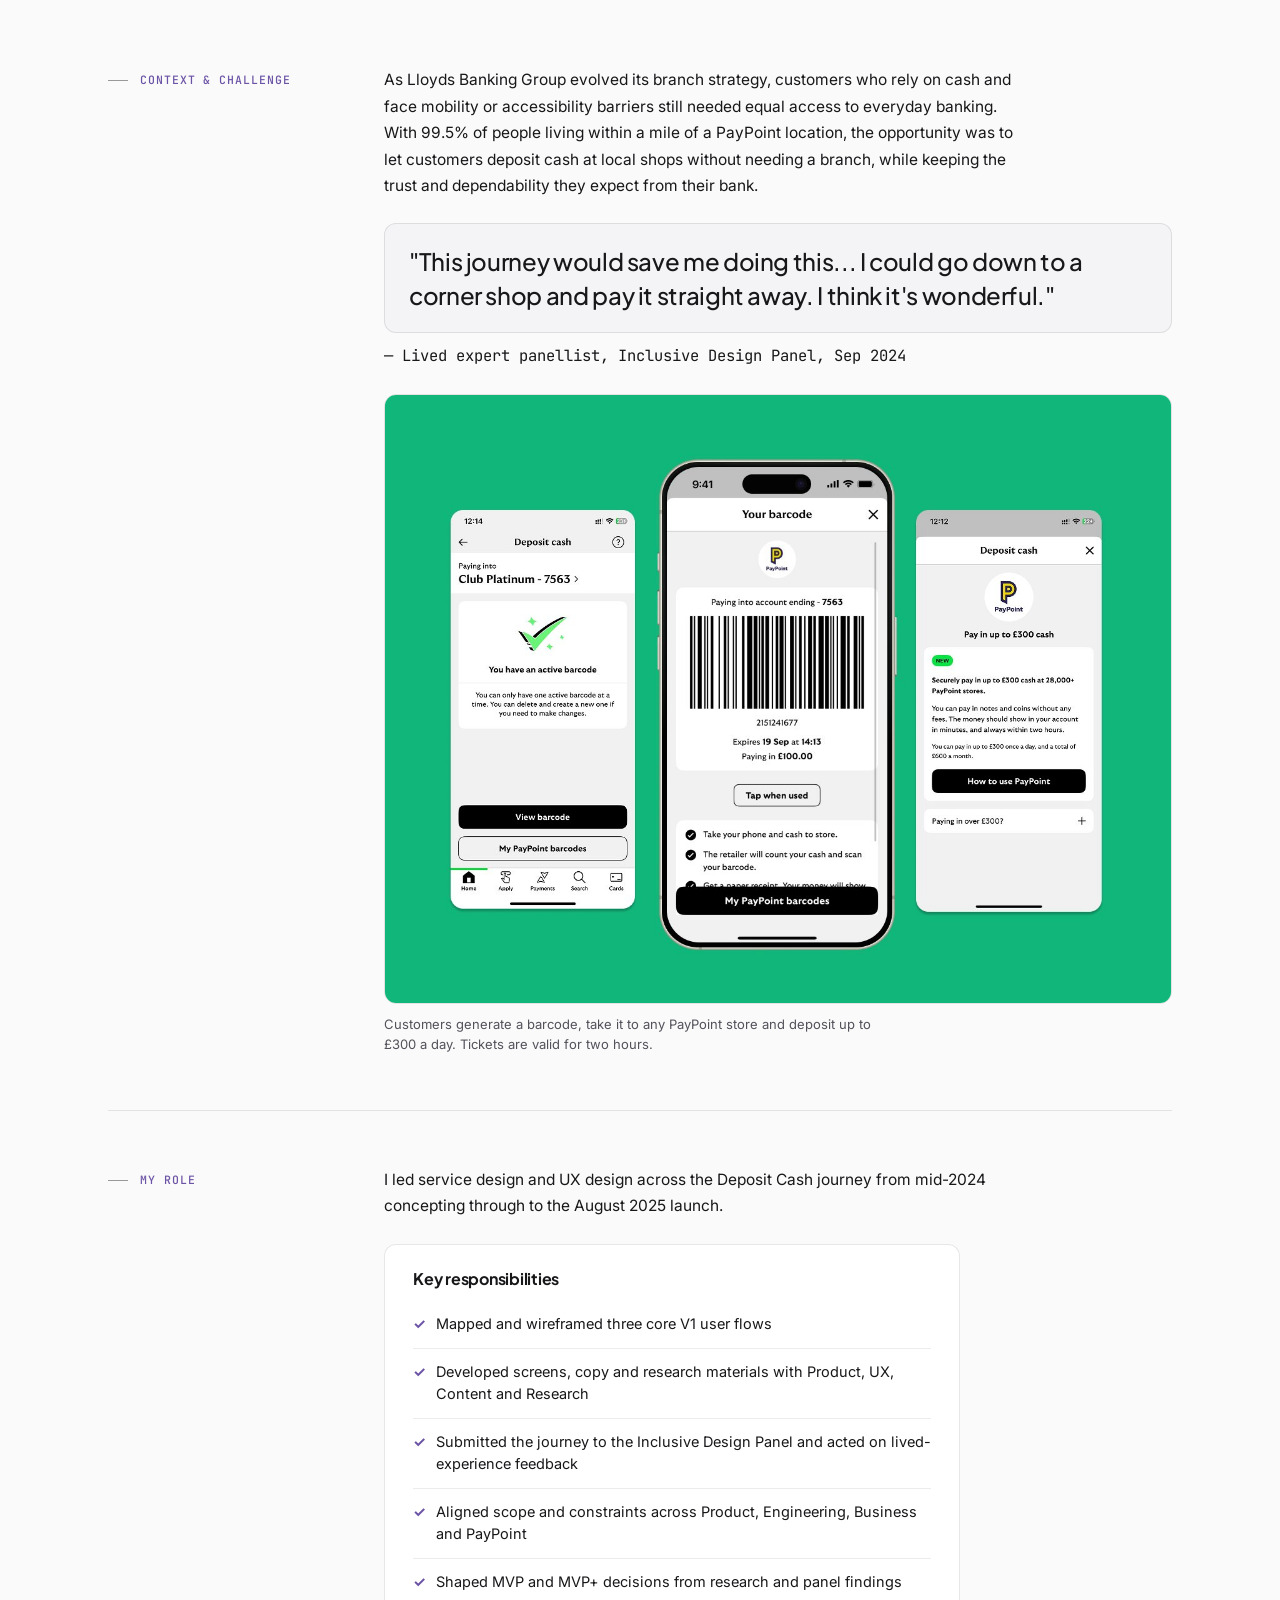
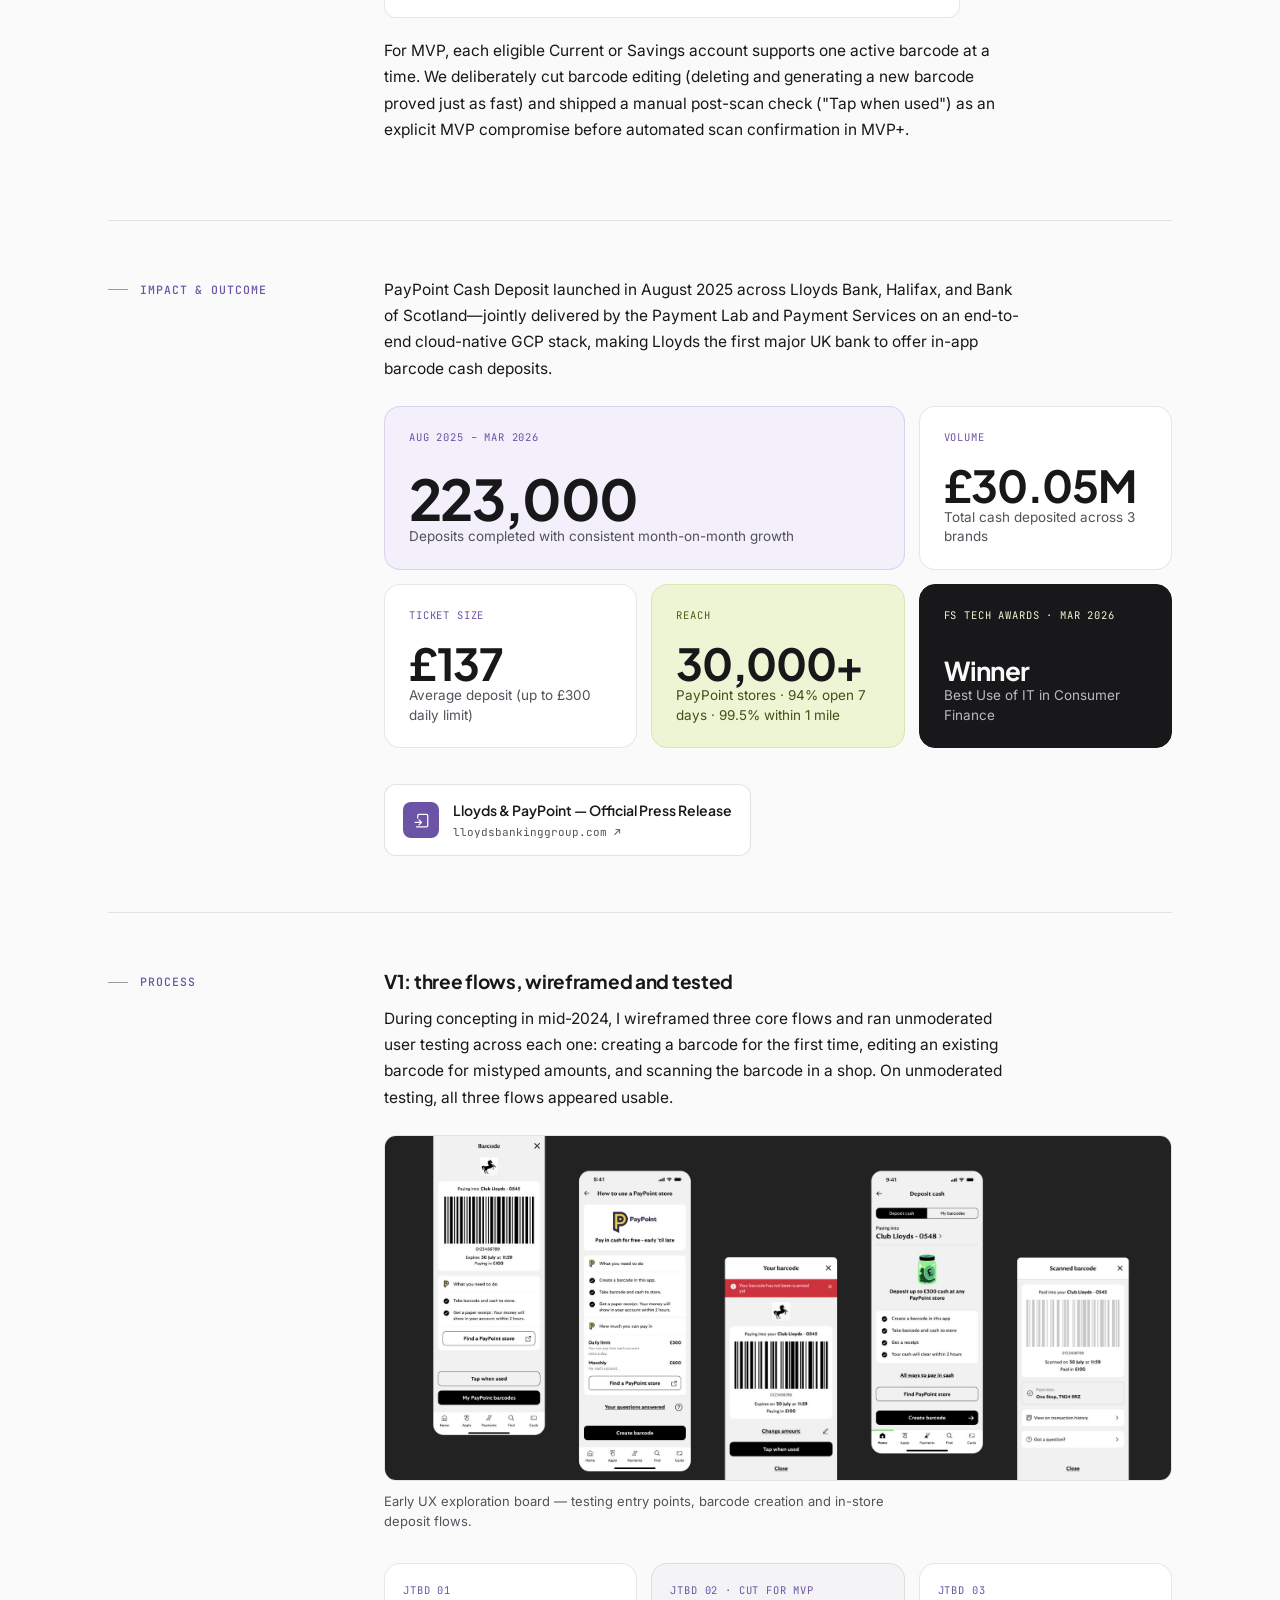
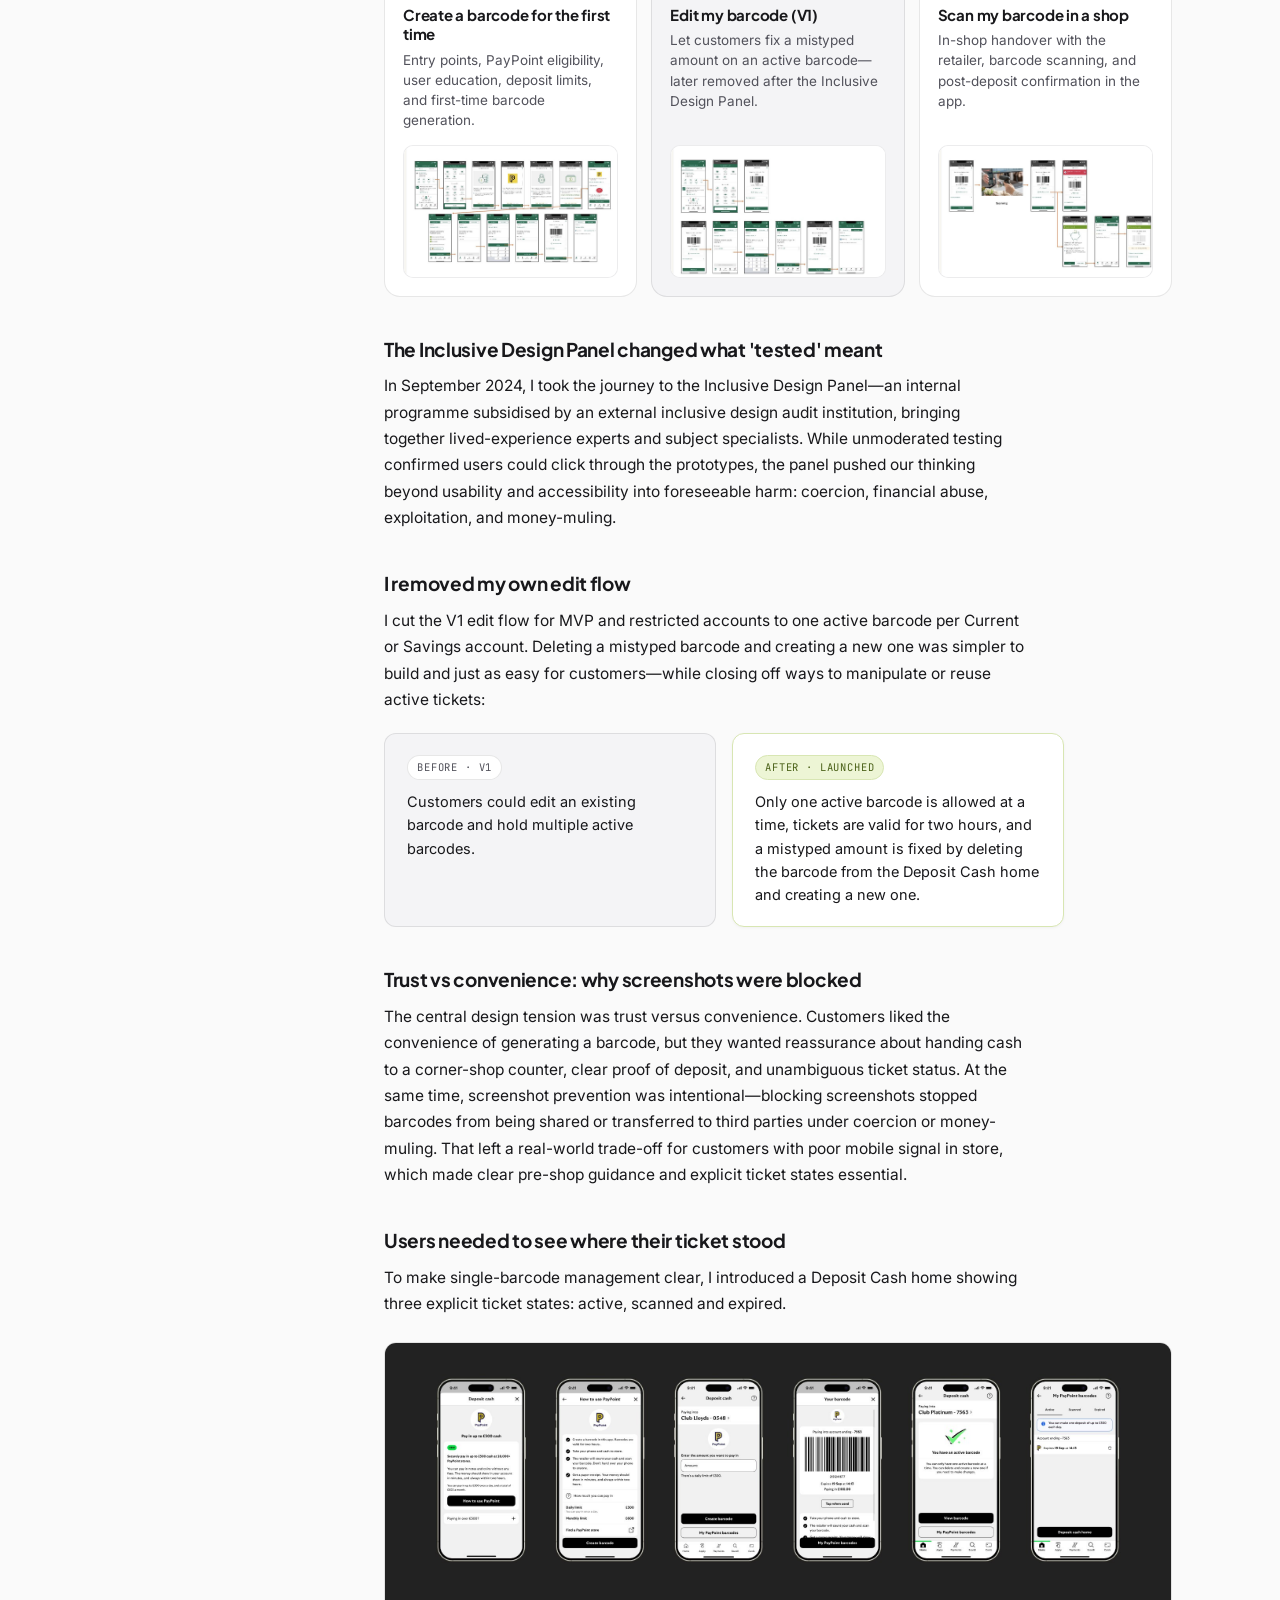
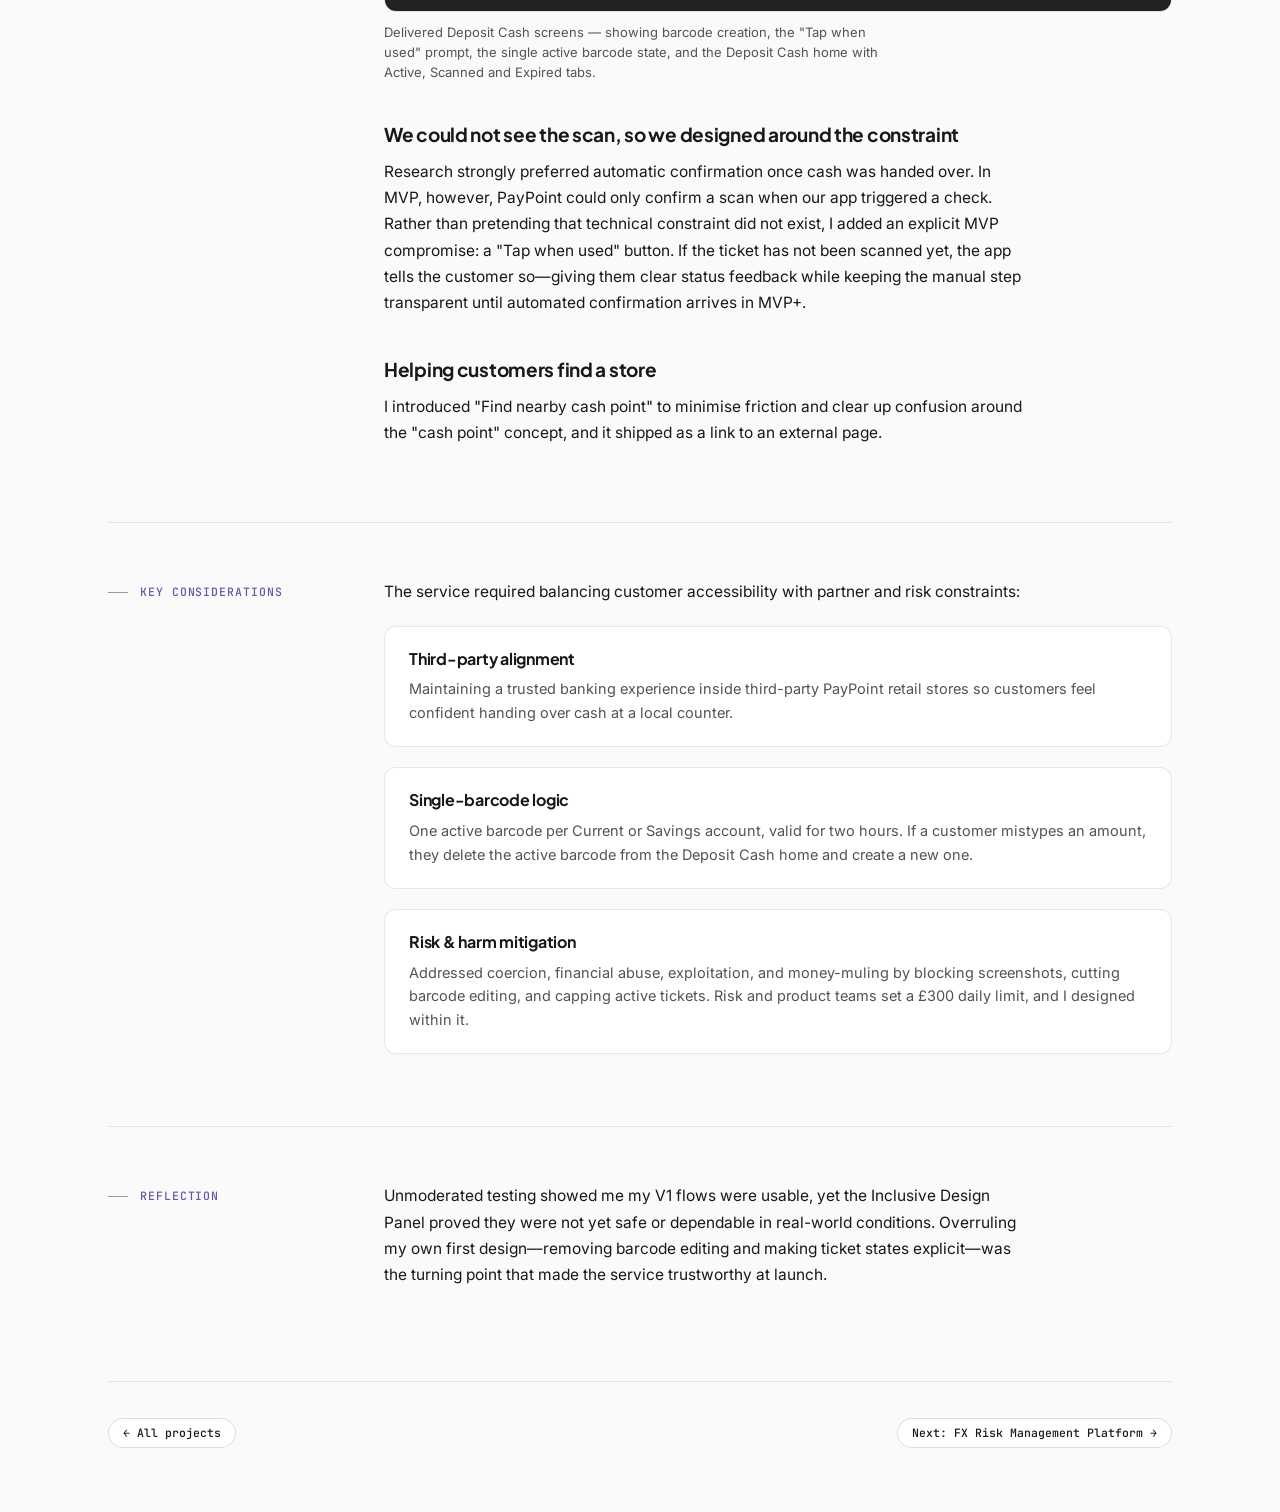
<file: paypoint.html>
<!DOCTYPE html>
<html lang="en">
<head>
<meta charset="UTF-8">
<meta name="viewport" content="width=device-width, initial-scale=1">
<title>PayPoint Cash Deposit — Jee-Eun Lee</title>
<link rel="preconnect" href="https://fonts.googleapis.com">
<link rel="preconnect" href="https://fonts.gstatic.com" crossorigin>
<link href="https://fonts.googleapis.com/css2?family=Inter:wght@400;500;600&family=JetBrains+Mono:wght@400;500&family=Plus+Jakarta+Sans:wght@500;600;700&display=swap" rel="stylesheet">
<link rel="stylesheet" href="styles.css">
<link rel="stylesheet" href="theme-cv.css">
<script src="passcode-gate.js"></script>
<style>
.outcome-bento{
  display:grid;
  grid-template-columns:repeat(3,minmax(0,1fr));
  gap:14px;
  margin:24px 0 28px;
}
.bento-tile{
  background:#FFFFFF;
  border:1px solid rgba(24,24,27,0.10);
  border-radius:16px;
  padding:22px 24px;
  display:flex;
  flex-direction:column;
  justify-content:space-between;
  gap:16px;
  min-height:148px;
}
.bento-tile.is-wide{grid-column:span 2;}
.bento-tile.is-tint{background:#F3EFFB;border-color:rgba(107,83,166,0.18);}
.bento-tile.is-lime{background:#EDF5D5;border-color:#D8E6B3;}
.bento-tile.is-dark{background:#18181B;border-color:#18181B;color:#FAFAFA;}
.bento-kicker{
  font-family:'JetBrains Mono',monospace;
  font-size:10.5px;
  text-transform:uppercase;
  letter-spacing:0.08em;
  color:#6B53A6;
}
.bento-tile.is-lime .bento-kicker{color:#4A6118;}
.bento-tile.is-dark .bento-kicker{color:#EDF5D5;}
.bento-num{
  font-family:'Plus Jakarta Sans',system-ui,sans-serif;
  font-size:clamp(32px,3.6vw,44px);
  font-weight:700;
  line-height:1.05;
  letter-spacing:-0.03em;
  color:#18181B;
}
.bento-tile.is-wide .bento-num{font-size:clamp(40px,4.8vw,56px);}
.bento-tile.is-dark .bento-num{color:#FAFAFA;font-size:clamp(22px,2.4vw,26px);line-height:1.2;}
.bento-sub{
  font-size:13.5px;
  line-height:1.45;
  color:#52525B;
}
.bento-tile.is-lime .bento-sub{color:#3F5215;}
.bento-tile.is-dark .bento-sub{color:rgba(250,250,250,0.72);}
.jtbd-grid{
  display:grid;
  grid-template-columns:repeat(3,minmax(0,1fr));
  gap:14px;
  margin:24px 0 32px;
}
.jtbd-card{
  background:#FFFFFF;
  border:1px solid rgba(24,24,27,0.10);
  border-radius:16px;
  padding:18px;
  display:flex;
  flex-direction:column;
  justify-content:space-between;
  gap:14px;
}
.jtbd-card.is-cut{
  background:#F4F4F6;
}
.jtbd-head h4{
  font-size:15px!important;
  margin:6px 0 6px!important;
  line-height:1.3!important;
}
.jtbd-head p{
  font-size:13.5px!important;
  line-height:1.5!important;
  color:#52525B!important;
  margin:0!important;
}
.jtbd-thumb{
  border-radius:10px;
  overflow:hidden;
  border:1px solid rgba(24,24,27,0.08);
  background:#FFFFFF;
}
.jtbd-thumb img{
  width:100%;
  height:auto;
  display:block;
}
@media(max-width:760px){
  .outcome-bento,.jtbd-grid{grid-template-columns:1fr;}
  .bento-tile.is-wide{grid-column:auto;}
  .bento-tile{min-height:auto;}
}
</style>
</head>
<body>
<nav class="topbar" aria-label="Case study navigation">
  <div class="topbar-inner">
    <a class="brand" href="index.html">Jee-Eun Lee <span>Design</span></a>
    <a class="nav-back" href="index.html#work">← Back to work</a>
  </div>
</nav>

  <div class="page" id="page-paypoint">
    <div class="cs-page">
      <header class="cs-header">
        <div class="wrap">
          <div class="cs-breadcrumb"><button onclick="window.location.href='index.html#work'">← Work</button> / PayPoint Cash Deposit</div>
          <div class="cs-header-grid">
            <div>
              <h1 class="cs-title">PayPoint Cash Deposit</h1>
              <p class="cs-summary">Keeping cash banking accessible as branches close.</p>
              <div><p class="cs-date">August 2025</p></div>
              <div style="display:flex;width:fit-content;max-width:100%;align-items:center;gap:14px;margin-top:18px;padding:11px 16px;background:#FFFFFF;border:1px solid rgba(24,24,27,0.10);border-radius:10px;">
                <img src="assets/images/fstech-logo.png" alt="FS Tech" style="height:22px;width:auto;display:block;flex-shrink:0;" />
                <div style="border-left:1px solid rgba(24,24,27,0.10);padding-left:14px;">
                  <div style="font-family:'JetBrains Mono',monospace;font-size:10.5px;text-transform:uppercase;letter-spacing:0.06em;color:var(--accent);line-height:1.3;">FS Tech Awards · Mar 2026</div>
                  <div style="font-size:13.5px;font-weight:600;color:var(--ink);line-height:1.35;margin-top:2px;">Winner — Best Use of IT in Consumer Finance</div>
                </div>
              </div>
            </div>
            <div class="cs-meta">
              <div class="cs-meta-item"><div class="cs-meta-label">Launched</div><div class="cs-meta-value">August 2025</div></div>
              <div class="cs-meta-item"><div class="cs-meta-label">Role</div><div class="cs-meta-value">Service Designer, UX Designer</div></div>
              <div class="cs-meta-item"><div class="cs-meta-label">Collaboration</div><div class="cs-meta-value">Product, UX, Content, Research, Engineering, Business, 3rd party (PayPoint)</div></div>
            </div>
          </div>
        </div>
      </header>

      <div class="cs-hero-img">
        <img src="assets/images/paypoint-hero.png" alt="PayPoint Cash Deposit — key screens on mobile" />
      </div>

      <div class="cs-wide-container" style="max-width:1160px;margin:32px auto 0;padding:0 clamp(20px,4vw,48px);">
        <figure class="cs-figure" style="margin:0;">
          <div style="position:relative;width:100%;aspect-ratio:16/9;border-radius:12px;overflow:hidden;border:1px solid rgba(24,24,27,0.10);background:#18181B;">
            <iframe
              src="https://www.youtube.com/embed/T5-bGyJxUbU?start=29&rel=0"
              title="Lloyds Bank — PayPoint Cash Deposit walkthrough"
              style="position:absolute;inset:0;width:100%;height:100%;border:0;"
              referrerpolicy="strict-origin-when-cross-origin"
              allow="accelerometer; autoplay; clipboard-write; encrypted-media; gyroscope; picture-in-picture; web-share"
              allowfullscreen
              loading="lazy">
            </iframe>
          </div>
          <figcaption>Official Lloyds Bank walkthrough of the launched Deposit Cash at PayPoint service (starts at 0:29). <a href="https://www.youtube.com/watch?v=T5-bGyJxUbU&t=29s" target="_blank" rel="noopener" style="color:var(--accent);text-decoration:underline;text-underline-offset:3px;">Watch on YouTube ↗</a></figcaption>
        </figure>
      </div>

      <!-- Scroll indicator -->
      <div class="scroll-hint scroll-hint--page">
        <div class="scroll-line"></div>
        <span class="scroll-label">Scroll</span>
      </div>

      <div class="cs-body">
        <div class="wrap">

          <div class="cs-section">
            <div class="cs-section-layout">
              <div class="cs-section-label"><h3>Context &amp; challenge</h3></div>
              <div class="cs-section-content">
                <p>As Lloyds Banking Group evolved its branch strategy, customers who rely on cash and face mobility or accessibility barriers still needed equal access to everyday banking. With 99.5% of people living within a mile of a PayPoint location, the opportunity was to let customers deposit cash at local shops without needing a branch, while keeping the trust and dependability they expect from their bank.</p>

                <div class="pull-quote">"This journey would save me doing this... I could go down to a corner shop and pay it straight away. I think it's wonderful."</div>
                <p class="cs-quote-attr">— Lived expert panellist, Inclusive Design Panel, Sep 2024</p>
                <figure class="cs-figure">
                  <img src="assets/images/paypoint-cash-deposit.png" alt="PayPoint Cash Deposit — delivered screens" />
                  <figcaption>Customers generate a barcode, take it to any PayPoint store and deposit up to £300 a day. Tickets are valid for two hours.</figcaption>
                </figure>
              </div>
            </div>
          </div>

          <div class="cs-section">
            <div class="cs-section-layout">
              <div class="cs-section-label"><h3>My role</h3></div>
              <div class="cs-section-content">
                <p>I led service design and UX design across the Deposit Cash journey from mid-2024 concepting through to the August 2025 launch.</p>

                <div class="cs-checklist">
                  <h4>Key responsibilities</h4>
                  <ul>
                    <li><span class="cs-check-mark" aria-hidden="true">✓</span><span>Mapped and wireframed three core V1 user flows</span></li>
                    <li><span class="cs-check-mark" aria-hidden="true">✓</span><span>Developed screens, copy and research materials with Product, UX, Content and Research</span></li>
                    <li><span class="cs-check-mark" aria-hidden="true">✓</span><span>Submitted the journey to the Inclusive Design Panel and acted on lived-experience feedback</span></li>
                    <li><span class="cs-check-mark" aria-hidden="true">✓</span><span>Aligned scope and constraints across Product, Engineering, Business and PayPoint</span></li>
                    <li><span class="cs-check-mark" aria-hidden="true">✓</span><span>Shaped MVP and MVP+ decisions from research and panel findings</span></li>
                  </ul>
                </div>
                <p style="margin-top:20px;">For MVP, each eligible Current or Savings account supports one active barcode at a time. We deliberately cut barcode editing (deleting and generating a new barcode proved just as fast) and shipped a manual post-scan check ("Tap when used") as an explicit MVP compromise before automated scan confirmation in MVP+.</p>
              </div>
            </div>
          </div>

          <div class="cs-section">
            <div class="cs-section-layout">
              <div class="cs-section-label"><h3>Impact &amp; outcome</h3></div>
              <div class="cs-section-content">
                <p>PayPoint Cash Deposit launched in August 2025 across Lloyds Bank, Halifax, and Bank of Scotland—jointly delivered by the Payment Lab and Payment Services on an end-to-end cloud-native GCP stack, making Lloyds the first major UK bank to offer in-app barcode cash deposits.</p>

                <div class="outcome-bento" aria-label="Post-launch impact metrics">
                  <div class="bento-tile is-wide is-tint">
                    <div class="bento-kicker">Aug 2025 – Mar 2026</div>
                    <div>
                      <div class="bento-num">223,000</div>
                      <div class="bento-sub">Deposits completed with consistent month-on-month growth</div>
                    </div>
                  </div>
                  <div class="bento-tile">
                    <div class="bento-kicker">Volume</div>
                    <div>
                      <div class="bento-num">£30.05M</div>
                      <div class="bento-sub">Total cash deposited across 3 brands</div>
                    </div>
                  </div>
                  <div class="bento-tile">
                    <div class="bento-kicker">Ticket Size</div>
                    <div>
                      <div class="bento-num">£137</div>
                      <div class="bento-sub">Average deposit (up to £300 daily limit)</div>
                    </div>
                  </div>
                  <div class="bento-tile is-lime">
                    <div class="bento-kicker">Reach</div>
                    <div>
                      <div class="bento-num">30,000+</div>
                      <div class="bento-sub">PayPoint stores · 94% open 7 days · 99.5% within 1 mile</div>
                    </div>
                  </div>
                  <div class="bento-tile is-dark">
                    <div class="bento-kicker">FS Tech Awards · Mar 2026</div>
                    <div>
                      <div class="bento-num">Winner</div>
                      <div class="bento-sub">Best Use of IT in Consumer Finance</div>
                    </div>
                  </div>
                </div>

                <a class="cs-press-link" href="https://www.lloydsbankinggroup.com/media/press-releases/2025/lloyds-bank-2025/lloyds-and-paypoint-super-charge-customer-choice-for-cash-depos.html" target="_blank" rel="noopener">
                  <div class="cs-press-icon">
                    <svg width="15" height="15" viewBox="0 0 24 24" fill="none" xmlns="http://www.w3.org/2000/svg"><path d="M4 22h16a2 2 0 0 0 2-2V4a2 2 0 0 0-2-2H8a2 2 0 0 0-2 2v4" stroke="white" stroke-width="2" stroke-linecap="round"/><path d="M2 15h10M8 11l4 4-4 4" stroke="white" stroke-width="2" stroke-linecap="round" stroke-linejoin="round"/></svg>
                  </div>
                  <div>
                    <div class="cs-press-title">Lloyds &amp; PayPoint — Official Press Release</div>
                    <div class="cs-press-url">lloydsbankinggroup.com ↗</div>
                  </div>
                </a>
              </div>
            </div>
          </div>

          <div class="cs-section">
            <div class="cs-section-layout">
              <div class="cs-section-label"><h3>Process</h3></div>
              <div class="cs-section-content">

                <h4>V1: three flows, wireframed and tested</h4>
                <p>During concepting in mid-2024, I wireframed three core flows and ran unmoderated user testing across each one: creating a barcode for the first time, editing an existing barcode for mistyped amounts, and scanning the barcode in a shop. On unmoderated testing, all three flows appeared usable.</p>
                <figure class="cs-figure">
                  <img src="assets/images/paypoint-ux-exploration.png" alt="Early UX exploration board — Deposit Cash" />
                  <figcaption>Early UX exploration board — testing entry points, barcode creation and in-store deposit flows.</figcaption>
                </figure>

                <div class="jtbd-grid" aria-label="Three Jobs-to-be-Done key moments">
                  <div class="jtbd-card">
                    <div class="jtbd-head">
                      <div class="bento-kicker">JTBD 01</div>
                      <h4>Create a barcode for the first time</h4>
                      <p>Entry points, PayPoint eligibility, user education, deposit limits, and first-time barcode generation.</p>
                    </div>
                    <div class="jtbd-thumb">
                      <img src="assets/images/paypoint-journey-flow-1.png" alt="V1 Journey 1 — Create a barcode for the first time" />
                    </div>
                  </div>

                  <div class="jtbd-card is-cut">
                    <div class="jtbd-head">
                      <div class="bento-kicker">JTBD 02 · Cut for MVP</div>
                      <h4>Edit my barcode (V1)</h4>
                      <p>Let customers fix a mistyped amount on an active barcode—later removed after the Inclusive Design Panel.</p>
                    </div>
                    <div class="jtbd-thumb">
                      <img src="assets/images/paypoint-journey-flow-2.png" alt="V1 Journey 2 — Edit my barcode" />
                    </div>
                  </div>

                  <div class="jtbd-card">
                    <div class="jtbd-head">
                      <div class="bento-kicker">JTBD 03</div>
                      <h4>Scan my barcode in a shop</h4>
                      <p>In-shop handover with the retailer, barcode scanning, and post-deposit confirmation in the app.</p>
                    </div>
                    <div class="jtbd-thumb">
                      <img src="assets/images/paypoint-journey-flow-3.png" alt="V1 Journey 3 — Scan barcode and deposit in-store" />
                    </div>
                  </div>
                </div>

                <h4>The Inclusive Design Panel changed what 'tested' meant</h4>
                <p>In September 2024, I took the journey to the Inclusive Design Panel—an internal programme subsidised by an external inclusive design audit institution, bringing together lived-experience experts and subject specialists. While unmoderated testing confirmed users could click through the prototypes, the panel pushed our thinking beyond usability and accessibility into foreseeable harm: coercion, financial abuse, exploitation, and money-muling.</p>

                <h4>I removed my own edit flow</h4>
                <p>I cut the V1 edit flow for MVP and restricted accounts to one active barcode per Current or Savings account. Deleting a mistyped barcode and creating a new one was simpler to build and just as easy for customers—while closing off ways to manipulate or reuse active tickets:</p>
                <div class="cs-compare">
                  <div class="cs-compare-card">
                    <span class="cs-compare-badge">Before · V1</span>
                    <p>Customers could edit an existing barcode and hold multiple active barcodes.</p>
                  </div>
                  <div class="cs-compare-card is-after">
                    <span class="cs-compare-badge">After · Launched</span>
                    <p>Only one active barcode is allowed at a time, tickets are valid for two hours, and a mistyped amount is fixed by deleting the barcode from the Deposit Cash home and creating a new one.</p>
                  </div>
                </div>

                <h4>Trust vs convenience: why screenshots were blocked</h4>
                <p>The central design tension was trust versus convenience. Customers liked the convenience of generating a barcode, but they wanted reassurance about handing cash to a corner-shop counter, clear proof of deposit, and unambiguous ticket status. At the same time, screenshot prevention was intentional—blocking screenshots stopped barcodes from being shared or transferred to third parties under coercion or money-muling. That left a real-world trade-off for customers with poor mobile signal in store, which made clear pre-shop guidance and explicit ticket states essential.</p>

                <h4>Users needed to see where their ticket stood</h4>
                <p>To make single-barcode management clear, I introduced a Deposit Cash home showing three explicit ticket states: active, scanned and expired.</p>
                <figure class="cs-figure">
                  <img src="assets/images/paypoint-key-screens.png" alt="Key screens — final delivered Deposit Cash UI" />
                  <figcaption>Delivered Deposit Cash screens — showing barcode creation, the "Tap when used" prompt, the single active barcode state, and the Deposit Cash home with Active, Scanned and Expired tabs.</figcaption>
                </figure>

                <h4>We could not see the scan, so we designed around the constraint</h4>
                <p>Research strongly preferred automatic confirmation once cash was handed over. In MVP, however, PayPoint could only confirm a scan when our app triggered a check. Rather than pretending that technical constraint did not exist, I added an explicit MVP compromise: a "Tap when used" button. If the ticket has not been scanned yet, the app tells the customer so—giving them clear status feedback while keeping the manual step transparent until automated confirmation arrives in MVP+.</p>

                <h4>Helping customers find a store</h4>
                <p>I introduced "Find nearby cash point" to minimise friction and clear up confusion around the "cash point" concept, and it shipped as a link to an external page.</p>
              </div>
            </div>
          </div>

          <div class="cs-section">
            <div class="cs-section-layout">
              <div class="cs-section-label"><h3>Key considerations</h3></div>
              <div class="cs-section-content">
                <p>The service required balancing customer accessibility with partner and risk constraints:</p>

                <div class="insight-card">
                  <h4>Third-party alignment</h4>
                  <p>Maintaining a trusted banking experience inside third-party PayPoint retail stores so customers feel confident handing over cash at a local counter.</p>
                </div>

                <div class="insight-card">
                  <h4>Single-barcode logic</h4>
                  <p>One active barcode per Current or Savings account, valid for two hours. If a customer mistypes an amount, they delete the active barcode from the Deposit Cash home and create a new one.</p>
                </div>

                <div class="insight-card">
                  <h4>Risk &amp; harm mitigation</h4>
                  <p>Addressed coercion, financial abuse, exploitation, and money-muling by blocking screenshots, cutting barcode editing, and capping active tickets. Risk and product teams set a £300 daily limit, and I designed within it.</p>
                </div>
              </div>
            </div>
          </div>

          <div class="cs-section">
            <div class="cs-section-layout">
              <div class="cs-section-label"><h3>Reflection</h3></div>
              <div class="cs-section-content">
                <p>Unmoderated testing showed me my V1 flows were usable, yet the Inclusive Design Panel proved they were not yet safe or dependable in real-world conditions. Overruling my own first design—removing barcode editing and making ticket states explicit—was the turning point that made the service trustworthy at launch.</p>
              </div>
            </div>
          </div>

        </div>
      </div>
    </div>
  </div><!-- end paypoint -->


  <!-- ══════════════ ONBOARDING CASE STUDY ══════════════ -->

<div class="wrap">
  <div class="cs-footer-nav">
    <a class="nav-back" href="index.html#work">← All projects</a>
    <a class="nav-back" href="fx.html">Next: FX Risk Management Platform →</a>
  </div>
</div>
</body>
</html>
</file>
<file: styles.css>
/* ============================================================
   styles.css — Jee-Eun Lee Portfolio
   ============================================================ */

/* ── DESIGN TOKENS ── */
:root {
  --bg: #F7F5F1;
  --white: #FFFFFF;
  --ink: #111110;
  --ink-2: #555552;
  --ink-3: #999997;
  --border: #E4E3E0;
  --accent: #C85C45;
  --accent-soft: rgba(200, 92, 69, 0.08);
  --serif-display: 'Cormorant Garamond', Georgia, serif;
  --serif: 'Cormorant Garamond', Georgia, serif;
  --sans: 'DM Sans', system-ui, sans-serif;
}

/* ── RESET ── */
*, *::before, *::after { margin: 0; padding: 0; box-sizing: border-box; }
html { scroll-behavior: smooth; }
body {
  font-family: var(--sans);
  background: var(--bg);
  color: var(--ink);
  -webkit-font-smoothing: antialiased;
  line-height: 1.6;
  position: relative;
  cursor: none;
}

/* ── NOISE GRAIN OVERLAY ── */
body::after {
  content: '';
  position: fixed;
  inset: 0;
  background-image: url("data:image/svg+xml,%3Csvg viewBox='0 0 256 256' xmlns='http://www.w3.org/2000/svg'%3E%3Cfilter id='n'%3E%3CfeTurbulence type='fractalNoise' baseFrequency='0.9' numOctaves='4' stitchTiles='stitch'/%3E%3C/filter%3E%3Crect width='100%25' height='100%25' filter='url(%23n)' opacity='0.04'/%3E%3C/svg%3E");
  background-size: 200px 200px;
  pointer-events: none;
  z-index: 1000;
  opacity: 0.45;
}

/* ── LAYOUT ── */
.wrap { max-width: 1280px; margin: 0 auto; padding: 0 64px; }
@media(max-width:900px){ .wrap { padding: 0 24px; } }

/* ── CUSTOM CURSOR ── */
.cursor {
  position: fixed; top: 0; left: 0;
  width: 8px; height: 8px;
  background: var(--accent);
  border-radius: 50%;
  pointer-events: none;
  z-index: 9999;
  transition: width 0.3s ease, height 0.3s ease, background 0.3s ease;
  will-change: transform;
}
.cursor-ring {
  position: fixed; top: 0; left: 0;
  width: 36px; height: 36px;
  border: 1px solid rgba(200, 92, 69, 0.35);
  border-radius: 50%;
  pointer-events: none;
  z-index: 9998;
  /* No transition on transform — lerp in rAF handles smoothness */
  transition: width 0.4s ease, height 0.4s ease, opacity 0.3s ease;
  will-change: transform;
}
.cursor.expanded  { width: 48px; height: 48px; background: rgba(200,92,69,0.12); }
.cursor-ring.expanded { width: 60px; height: 60px; opacity: 0.5; }

/* ── CLICK RIPPLE ── */
.ripple {
  position: fixed; border-radius: 50%; pointer-events: none; z-index: 9997;
  transform: translate(-50%, -50%) scale(0);
  border: 1px solid rgba(200, 92, 69, 0.45);
  animation: rippleOut 0.7s ease forwards;
}
@keyframes rippleOut { to { transform: translate(-50%, -50%) scale(6); opacity: 0; } }

/* ── PARALLAX ORBS ── */
.parallax-bg { position: fixed; inset: -40px; pointer-events: none; z-index: 0; }
.orb { position: absolute; border-radius: 50%; filter: blur(80px); opacity: 0; animation: orbReveal 2s ease forwards; }
.orb-1 { width: 520px; height: 520px; background: radial-gradient(circle, rgba(200,92,69,0.1), transparent 70%); top: -120px; right: -80px; animation-delay: 0.3s; }
.orb-2 { width: 380px; height: 380px; background: radial-gradient(circle, rgba(180,165,145,0.08), transparent 70%); bottom: 0; left: -60px; animation-delay: 0.7s; }
@keyframes orbReveal { to { opacity: 1; } }

/* ── NAV ── */
nav { position: fixed; top: 24px; left: 0; right: 0; z-index: 900; pointer-events: none; }
.pill-nav-wrap { display: flex; justify-content: center; pointer-events: all; }
.pill-nav {
  display: inline-flex; align-items: center; gap: 2px;
  background: rgba(247,245,241,0.92); backdrop-filter: blur(20px);
  border: 1px solid var(--border); border-radius: 100px;
  padding: 5px; box-shadow: 0 2px 20px rgba(0,0,0,0.06);
}
.pill-btn {
  background: none; border: none; cursor: none;
  font-family: var(--sans); font-size: 13px; font-weight: 400;
  color: var(--ink-2); padding: 9px 22px; border-radius: 100px;
  transition: all 0.22s ease; letter-spacing: 0.01em;
}
.pill-btn:hover { color: var(--ink); background: rgba(0,0,0,0.04); }
.pill-btn.active { background: var(--accent); color: #fff; font-weight: 500; box-shadow: 0 2px 12px rgba(200,92,69,0.28); }

/* ── PAGES ── */
.page { display: none; }
.page.active { display: block; }

/* ═══════════════════════════════
   LANDING
═══════════════════════════════ */
@keyframes profileGlow {
  0%, 100% { box-shadow: 0 0 10px 3px rgba(200,92,69,0.18), 0 0 22px 8px rgba(200,92,69,0.08); }
  50%       { box-shadow: 0 0 18px 7px rgba(200,92,69,0.30), 0 0 38px 14px rgba(200,92,69,0.13); }
}
.profile-glow {
  border-radius: 50%;
  display: inline-block;
  animation: profileGlow 3.5s ease-in-out infinite;
}

.landing {
  position: relative; min-height: 100vh;
  display: flex; flex-direction: column; justify-content: center;
  padding: 140px 0 100px; z-index: 10;
}

#page-home .landing::before {
  content: ''; position: absolute; top: 0; left: 64px; right: 64px; height: 1px;
  background: var(--border); transform: scaleX(0); transform-origin: left;
  animation: lineRevealH 1.2s 0.1s cubic-bezier(0.76, 0, 0.24, 1) forwards;
}
@keyframes lineRevealH { to { transform: scaleX(1); } }

.landing-rule {
  position: absolute; left: 64px; top: 0; bottom: 0; width: 1px;
  background: linear-gradient(to bottom, transparent, var(--border) 15%, var(--border) 85%, transparent);
  opacity: 0; animation: fadeIn 1.5s 0.5s ease forwards;
}

.landing-footnote {
  position: absolute; right: 56px; top: 50%;
  transform: translateY(-50%) rotate(90deg); transform-origin: right center;
  font-size: 10px; letter-spacing: 0.14em; text-transform: uppercase;
  color: var(--ink-3); white-space: nowrap;
  opacity: 0; animation: fadeIn 1s 1.6s ease forwards;
}

.landing-eyebrow {
  font-family: var(--sans); font-size: 11px; letter-spacing: 0.14em;
  text-transform: uppercase; color: var(--accent);
  padding-left: calc(64px + 44px); margin-bottom: 28px;
  opacity: 0; animation: slideUp 0.9s 0.5s cubic-bezier(0.16, 1, 0.3, 1) forwards;
}

.landing-headline {
  font-family: var(--serif-display); font-size: clamp(48px, 6.5vw, 100px);
  font-weight: 300; line-height: 1.06; letter-spacing: -0.02em; color: var(--ink);
  padding-left: calc(64px + 44px); max-width: 960px;
}
.landing-headline .hl-line { display: block; overflow: hidden; }
.landing-headline .hl-inner { display: block; transform: translateY(112%); animation: lineRevealUp 1s cubic-bezier(0.16, 1, 0.3, 1) forwards; }
.landing-headline .hl-line:nth-child(1) .hl-inner { animation-delay: 0.6s; }
.landing-headline .hl-line:nth-child(2) .hl-inner { animation-delay: 0.76s; }
.landing-headline .hl-line:nth-child(3) .hl-inner { animation-delay: 0.92s; }
@keyframes lineRevealUp { to { transform: translateY(0); } }
.landing-headline em { font-style: italic; color: var(--accent); }

.landing-descriptor {
  padding-left: calc(64px + 44px); margin-top: 44px;
  display: flex; align-items: flex-start; gap: 36px;
  opacity: 0; animation: slideUp 1s 1.1s cubic-bezier(0.16, 1, 0.3, 1) forwards;
}
.descriptor-rule { width: 28px; height: 1px; background: var(--ink-3); margin-top: 12px; flex-shrink: 0; }
.landing-sub { font-size: 15px; color: var(--ink-2); line-height: 1.78; max-width: 440px; font-weight: 300; letter-spacing: 0.01em; }

.landing-bottom {
  padding: 0 64px 0 calc(64px + 44px); margin-top: 80px;
  display: flex; align-items: center; justify-content: space-between;
  position: relative; z-index: 10;
  opacity: 0; animation: fadeIn 1s 1.4s ease forwards;
}
.cta-group { display: flex; align-items: center; gap: 28px; }

.landing-cta {
  display: inline-flex; align-items: center; gap: 10px;
  font-family: var(--sans); font-size: 12px; font-weight: 500;
  letter-spacing: 0.08em; text-transform: uppercase;
  color: #fff; background: var(--ink); border: none;
  padding: 14px 28px; border-radius: 2px; cursor: none;
  position: relative; overflow: hidden; transition: background 0.3s;
  will-change: transform;
  transform: translateZ(0);
}
.landing-cta::before {
  content: ''; position: absolute; inset: 0; background: var(--accent);
  transform: translateX(-101%); transition: transform 0.4s cubic-bezier(0.76, 0, 0.24, 1);
}
.landing-cta:hover::before { transform: translateX(0); }
.landing-cta span, .landing-cta .cta-arrow { position: relative; z-index: 1; }
.landing-cta .cta-arrow { transition: transform 0.3s; }
.landing-cta:hover .cta-arrow { transform: translateX(4px); }

.cta-secondary {
  font-size: 13px; color: var(--ink-2); text-decoration: none;
  letter-spacing: 0.03em; border-bottom: 1px solid var(--border); padding-bottom: 2px;
  transition: color 0.2s, border-color 0.2s;
}
.cta-secondary:hover { color: var(--ink); border-color: var(--ink); }

.landing-location { font-size: 12px; color: var(--ink-3); letter-spacing: 0.04em; text-align: right; line-height: 1.6; }
.landing-location strong { display: block; color: var(--ink-2); font-weight: 400; font-size: 13px; }

.scroll-hint {
  position: absolute; bottom: 48px; left: 50%; transform: translateX(-50%);
  display: flex; flex-direction: column; align-items: center; gap: 8px;
  opacity: 0; animation: fadeIn 1s 1.9s ease forwards;
}
.scroll-line { width: 1px; height: 36px; background: var(--border); position: relative; overflow: hidden; }
.scroll-line::after {
  content: ''; position: absolute; top: -100%; width: 100%; height: 100%;
  background: var(--accent); animation: scrollDrop 2s 2.2s ease-in-out infinite;
}
@keyframes scrollDrop { 0% { top: -100%; } 100% { top: 100%; } }
.scroll-label { font-size: 10px; letter-spacing: 0.12em; text-transform: uppercase; color: var(--ink-3); }

/* Scroll hint — floating fixed at bottom center on Work + case study pages */
.scroll-hint--page {
  position: fixed;
  bottom: 36px;
  left: 50%;
  transform: translateX(-50%);
  display: flex;
  flex-direction: column;
  align-items: center;
  gap: 8px;
  z-index: 100;
  opacity: 0;
  animation: scrollHintAppear 0.8s 0.6s ease forwards;
  pointer-events: none;
}
@keyframes scrollHintAppear {
  from { opacity: 0; transform: translateX(-50%) translateY(10px); }
  to   { opacity: 1; transform: translateX(-50%) translateY(0px); }
}
/* Gentle continuous float */
.scroll-hint--page .scroll-label {
  animation: scrollFloat 3s ease-in-out infinite;
}
@keyframes scrollFloat {
  0%, 100% { transform: translateY(0px); }
  50%       { transform: translateY(-5px); }
}
.scroll-hint--page .scroll-line::after { animation: scrollDrop 2s ease-in-out infinite; }

/* Hide scroll hint when page is scrolled down */
.scrolled-down .scroll-hint--page { opacity: 0; transition: opacity 0.4s ease; }

/* ── CHIPS ── */
.landing-chips {
  padding-left: calc(64px + 44px);
  margin-top: 48px;
  display: flex;
  align-items: center;
  justify-content: flex-start;
  gap: 12px;
  flex-wrap: wrap;
  width: 100%;
  z-index: 200;
  opacity: 0; animation: slideUp 1s 1.2s cubic-bezier(0.16, 1, 0.3, 1) forwards;
}
.chip-wrap { position: relative; display: inline-flex; flex: 0 1 auto; min-width: 0; }
.chip {
  position: relative; border: 1px solid var(--border); border-radius: 2px;
  padding: 7px 16px; font-size: 12px; font-weight: 400; color: var(--ink-2);
  cursor: none; transition: border-color 0.2s, color 0.2s, background 0.2s;
  display: inline-flex; align-items: center; gap: 6px;
  background: transparent; white-space: nowrap; user-select: none; letter-spacing: 0.02em;
}
.chip:hover { border-color: var(--ink-2); color: var(--ink); background: rgba(17,17,16,0.03); }
.chip.active { border-color: var(--accent); color: var(--accent); background: var(--accent-soft); }
.chip-has-dropdown::after { content: '›'; display: inline-block; margin-left: 2px; font-size: 14px; transition: transform 0.2s ease; transform: rotate(90deg); opacity: 0.5; }
.chip.active.chip-has-dropdown::after { transform: rotate(270deg); opacity: 1; }

/* Terracotta accent chips */
.chip--accent {
  border-color: var(--accent); color: var(--accent);
  background: transparent;
}
.chip--accent:hover { background: var(--accent-soft); border-color: var(--accent); color: var(--accent); }
.chip--accent.chip-has-dropdown::after { opacity: 1; color: var(--accent); }
.chip--accent.active { background: var(--accent-soft); }

.dropdown {
  position: absolute; top: calc(100% + 10px); left: 0;
  background: rgba(247,245,241,0.98); backdrop-filter: blur(20px);
  border: 1px solid var(--border); border-radius: 4px;
  padding: 6px; min-width: 340px;
  box-shadow: 0 12px 40px rgba(0,0,0,0.1);
  opacity: 0; pointer-events: none; transform: translateY(-6px);
  transition: opacity 0.2s ease, transform 0.2s ease; z-index: 500;
}
.dropdown.active { opacity: 1; pointer-events: all; transform: translateY(0); }
.dropdown-item {
  padding: 11px 14px; border-radius: 2px; border-bottom: 1px solid var(--border);
  cursor: none; transition: all 0.15s ease; font-size: 13px; line-height: 1.5;
  color: var(--ink); text-decoration: none; display: block; letter-spacing: 0.01em;
}
.dropdown-item:last-child { border-bottom: none; }
.dropdown-item:hover { background: var(--accent-soft); color: var(--accent); padding-left: 18px; }

/* ── WORK PAGE ── */
.works-section { padding: 40px 0 120px; }
.works-header { margin-bottom: 64px; padding-bottom: 40px; border-bottom: 1px solid var(--border); }
.works-label {
  font-size: 11px; letter-spacing: 0.14em; text-transform: uppercase;
  color: var(--accent); margin-bottom: 16px; font-family: var(--sans);
}
.works-intro {
  font-family: var(--serif-display); font-size: clamp(32px, 4vw, 56px);
  font-weight: 300; letter-spacing: -0.025em; line-height: 1.1;
  color: var(--ink); margin: 0;
}
.works-intro em { font-style: italic; color: var(--accent); }
.project-tags { display: flex; gap: 8px; flex-wrap: wrap; margin-top: 20px; }
.project-tag {
  font-size: 11px; font-weight: 500; letter-spacing: 0.05em; text-transform: uppercase;
  color: var(--ink-3); border: 1px solid var(--border); border-radius: 2px;
  padding: 4px 10px; background: transparent; transition: all 0.2s ease;
}
.project-row:hover .project-tag { border-color: var(--accent); color: var(--accent); }

.project-row {
  display: grid; grid-template-columns: 64px 1fr 380px;
  gap: 48px; align-items: start; padding: 48px 0;
  border-bottom: 1px solid var(--border); cursor: none; transition: background 0.3s;
}
.project-row:first-of-type { border-top: 1px solid var(--border); }
.project-row:hover { background: rgba(17,17,16,0.015); }
.project-num { font-family: var(--serif-display); font-size: 13px; font-weight: 300; color: var(--ink-3); padding-top: 6px; letter-spacing: 0.04em; }
.project-category { font-size: 11px; color: var(--ink-3); letter-spacing: 0.08em; text-transform: uppercase; margin-bottom: 10px; }
.project-name { font-family: var(--serif-display); font-size: clamp(22px, 2.2vw, 32px); font-weight: 300; letter-spacing: -0.01em; color: var(--ink); margin-bottom: 12px; }
.project-desc { font-size: 14px; color: var(--ink-2); line-height: 1.72; max-width: 520px; }
.project-link { display: inline-block; margin-top: 20px; font-size: 12px; font-weight: 500; color: var(--ink-3); letter-spacing: 0.06em; text-transform: uppercase; transition: color 0.2s; }
.project-row:hover .project-link { color: var(--accent); }
.project-thumb { aspect-ratio: 4/3; border-radius: 4px; overflow: hidden; transition: transform .4s ease; }
.project-row:hover .project-thumb { transform: translateY(-4px); }
@media(max-width:900px){ .project-row { grid-template-columns:1fr; gap:24px; } .project-thumb { aspect-ratio:16/9; } }

/* Mock UI */
.mock-ui { width:100%; height:100%; display:flex; align-items:center; justify-content:center; background:#EEECEA; }
.mock-card { background:#fff; border-radius:6px; padding:18px; box-shadow:0 4px 20px rgba(0,0,0,.08); }
.mock-bar { height:8px; background:#E4E3E0; border-radius:3px; margin-bottom:8px; }
.t1 { background: linear-gradient(135deg, #EAE8E4, #D8D5CF); }
.t2 { background: linear-gradient(135deg, #E8E2DC, #D4C8BF); }
.t3 { background: linear-gradient(135deg, #DDE5E3, #C8D5D2); }
.t4 { background: linear-gradient(135deg, #E2DDE8, #CFC8D8); }
.t5 { background: linear-gradient(135deg, #E8E4DC, #D5CEBC); }

/* ── ABOUT STRIP ── */
.about-strip { padding: 100px 0; border-top: 1px solid var(--border); }
.about-strip .wrap { display: grid; grid-template-columns: 1fr 1fr; gap: 80px; align-items: start; }
.about-strip h2 { font-family: var(--serif-display); font-size: clamp(28px,3vw,44px); font-weight: 300; letter-spacing: -0.02em; line-height: 1.2; margin-bottom: 24px; }
.about-strip p { font-size: 15px; color: var(--ink-2); line-height: 1.78; margin-bottom: 20px; }
.about-cta { display: inline-flex; align-items: center; gap: 8px; font-size: 12px; font-weight: 500; letter-spacing: 0.08em; text-transform: uppercase; color: var(--ink); text-decoration: none; border-bottom: 1px solid var(--ink); padding-bottom: 2px; transition: color 0.2s, border-color 0.2s; }
.about-cta:hover { color: var(--accent); border-color: var(--accent); }
.exp-list { list-style: none; }
.exp-item { display: grid; grid-template-columns: 90px 1fr; gap: 20px; padding: 20px 0; align-items: start; border-bottom: 1px solid rgba(228,227,224,0.4); }
.exp-item:last-child { border-bottom: none; }
.exp-year { color: var(--ink-3); font-size: 12px; font-weight: 400; padding-top: 5px; letter-spacing: 0.02em; }
.exp-title { font-weight: 500; margin-bottom: 4px; font-size: 15px; }
.exp-co { color: var(--ink-2); font-size: 13px; }
@media(max-width:900px){ .about-strip .wrap { grid-template-columns:1fr; gap:48px; } }

/* ── FOOTER ── */
footer { padding: 100px 0 60px; text-align: center; border-top: 1px solid var(--border); }
footer h2 { font-family: var(--serif-display); font-size: clamp(26px,3vw,44px); font-weight: 300; letter-spacing: -0.02em; margin: 0 auto 20px; max-width: 560px; }
footer p { color: var(--ink-2); margin-bottom: 36px; font-size: 15px; }
.footer-links { display: flex; gap: 32px; justify-content: center; margin-bottom: 64px; }
.footer-links a { font-size: 13px; color: var(--ink-2); text-decoration: none; border-bottom: 1px solid var(--border); padding-bottom: 2px; transition: color .2s, border-color .2s; }
.footer-links a:hover { color: var(--ink); border-color: var(--ink); }
footer small { font-size: 12px; color: var(--ink-3); }

/* ═══════════════════════════════
   CASE STUDY PAGES
═══════════════════════════════ */
.cs-page { padding-top: 64px; }
.cs-header { padding: 72px 0 56px; border-bottom: 1px solid var(--border); }
.cs-breadcrumb { font-size: 12px; color: var(--ink-3); margin-bottom: 40px; letter-spacing: 0.04em; }
.cs-breadcrumb button { background: none; border: none; cursor: none; color: var(--ink-3); font-family: var(--sans); font-size: 12px; padding: 0; transition: color .2s; letter-spacing: 0.04em; }
.cs-breadcrumb button:hover { color: var(--ink); }
.cs-header-grid { display: grid; grid-template-columns: 1fr 260px; gap: 80px; align-items: start; }
.cs-title { font-family: var(--serif-display); font-size: clamp(36px,5vw,68px); font-weight: 300; letter-spacing: -0.025em; line-height: 1.05; margin-bottom: 28px; }
.cs-summary { font-size: 16px; color: var(--ink-2); line-height: 1.78; max-width: 600px; margin-bottom: 16px; }
.cs-date { font-size: 12px; color: var(--ink-3); letter-spacing: 0.04em; }
.cs-meta-item { margin-bottom: 24px; }
.cs-meta-label { font-size: 10px; font-weight: 500; letter-spacing: .12em; text-transform: uppercase; color: var(--ink-3); margin-bottom: 6px; }
.cs-meta-value { font-size: 14px; font-weight: 500; }
@media(max-width:900px){ .cs-header-grid { grid-template-columns:1fr; } .cs-meta { display:flex; gap:32px; flex-wrap:wrap; } .cs-meta-item { margin-bottom:0; } }

.cs-hero-img { width:100%; background:#EEECEA; overflow:hidden; max-height:640px; display:flex; align-items:center; justify-content:center; }
.cs-hero-img img { width:100%; height:100%; object-fit:cover; object-position:center top; display:block; }
.tool-sketch-video { width:100%; margin:24px 0 28px; }
.tool-sketch-video video { width:100%; border-radius:16px; display:block; background:#000; }
.tool-sketch-video-caption { margin:12px 0 0; font-size:12px; color:var(--ink-3); line-height:1.6; font-style:italic; }
.cs-hero-placeholder { width:100%; aspect-ratio:16/7; display:flex; align-items:center; justify-content:center; background:#EEECEA; }
.cs-hero-placeholder .inner { width:52%; max-width:640px; background:white; border-radius:8px; padding:28px 32px; box-shadow:0 20px 60px rgba(0,0,0,.08); }
.ph-row { display:flex; gap:16px; margin-bottom:12px; }
.ph-block { height:10px; background:#E0DFDB; border-radius:4px; }

.cs-figure { margin: 36px 0 0 0; width: 100%; }
.cs-figure img { width:100%; border-radius:6px; border:1px solid var(--border); display:block; }
.cs-figure img.natural-size { width:auto; max-width:480px; height:auto; }
.cs-figure figcaption { margin-top:12px; font-size:12px; color:var(--ink-3); line-height:1.6; font-style:italic; max-width:640px; }
.cs-figure-pair { display:grid; grid-template-columns:1fr 1fr; gap:24px; margin-top:36px; }
.cs-figure-pair .cs-figure { margin:0; }
@media(max-width:900px){ .cs-figure-pair { grid-template-columns:1fr; } }

.cs-body { padding: 80px 0; }
.cs-section { margin-bottom: 88px; }
.cs-section-layout { display: grid; grid-template-columns: 220px 1fr; gap: 56px; }
.cs-section-label { padding-top: 4px; position: sticky; top: 84px; align-self: start; }
.cs-section-label h3 { font-size: 11px; font-weight: 500; letter-spacing: .12em; text-transform: uppercase; color: var(--ink-3); display: flex; align-items: center; gap: 12px; }
.cs-section-label h3::before { content: ''; width: 20px; height: 1px; background: var(--ink-3); display: block; }
.cs-section-content p { font-size: 15px; line-height: 1.82; color: var(--ink-2); margin-bottom: 24px; max-width: 680px; }
.cs-section-content p:last-child { margin-bottom: 0; }
.cs-section-content h2 { margin-top: 0; margin-bottom: 22px; line-height: 1.3; }
.cs-section-content ul { margin: 18px 0 24px 20px; padding-left: 18px; color: var(--ink-2); }
.cs-section-content li { margin-bottom: 14px; }
.cs-section-content h4 { font-size: 13px; font-weight: 500; color: var(--ink); margin-bottom: 8px; margin-top: 28px; letter-spacing: 0.03em; text-transform: uppercase; }
.cs-section-content h4:first-child { margin-top: 0; }

.insight-card { border:1px solid var(--border); border-radius:4px; padding:24px 28px; margin-bottom:16px; background:var(--white); }
.insight-card h4 { margin-top:0; font-size:13px; margin-bottom:10px; }
.insight-card p { font-size:14px; margin-bottom:10px; max-width:none; color:var(--ink-2); }

.lesson-grid { display:grid; grid-template-columns:repeat(2,minmax(0,1fr)); gap:18px; margin-top:24px; }
.lesson-card { display:flex; gap:18px; align-items:flex-start; border:1px solid var(--border); border-radius:16px; background:var(--white); padding:22px; }
.lesson-card-icon { width:46px; min-width:46px; height:46px; border-radius:16px; background:#F5F0E8; display:flex; align-items:center; justify-content:center; font-size:16px; font-weight:700; color:#1a1a1a; }
.lesson-card h4 { margin:0 0 8px 0; font-size:14px; }
.lesson-card p { margin:0; font-size:14px; line-height:1.7; color:#444; }

.framework-grid { display:grid; grid-template-columns:repeat(3,minmax(0,1fr)); gap:18px; margin-top:24px; }
.framework-card { border:1px solid var(--border); border-radius:16px; background:var(--white); overflow:hidden; }
.framework-highlight { display:flex; align-items:flex-start; gap:16px; padding:18px 20px; background:#1a1a1a; }
.framework-step { width:40px; min-width:40px; height:40px; border-radius:14px; background:var(--bg); color:#1a1a1a; display:flex; align-items:center; justify-content:center; font-weight:700; font-size:16px; }
.framework-card h4 { margin:0; font-size:15px; line-height:1.2; color:var(--bg); }
.framework-card-content { padding:20px 20px 22px; }
.framework-card-content p { margin:0; font-size:14px; line-height:1.75; color:#444; }

.project-title-group { display:flex; align-items:center; gap:14px; margin-bottom:10px; }
.project-title-icon { width:14px; height:14px; border-radius:999px; border:2px solid #1a1a1a; position:relative; }
.project-title-icon::before { content:''; position:absolute; width:6px; height:6px; border-radius:999px; background:#1a1a1a; top:50%; left:50%; transform:translate(-50%, -50%); }
.project-visual { display:flex; align-items:flex-end; gap:10px; margin:16px 0 20px; height:32px; }
.project-visual span { flex:1; min-width:10px; border-radius:999px; background:rgba(25,25,25,0.16); animation:waveBounce 1.2s ease-in-out infinite; }
.project-visual span:nth-child(1) { animation-delay:0s; }
.project-visual span:nth-child(2) { animation-delay:0.14s; }
.project-visual span:nth-child(3) { animation-delay:0.28s; }
.project-visual span:nth-child(4) { animation-delay:0.42s; }
@keyframes waveBounce {
  0%, 100% { transform: scaleY(0.55); }
  50% { transform: scaleY(1.25); }
}

.tool-sketch-card { background: #fff; border:1px solid #e0ddd9; border-radius:18px; padding:36px; box-shadow:0 12px 36px rgba(0,0,0,0.09); }
.tool-sketch-topbar { display:flex; align-items:center; justify-content:flex-start; gap:9px; margin-bottom:28px; padding-bottom:28px; border-bottom:1px solid #e8e5e1; }
.tool-sketch-logo { display:inline-flex; align-items:center; gap:8px; }
.tool-sketch-logo-mark { width:8px; height:8px; border-radius:999px; background:#1a1a1a; }
.tool-sketch-logo-text { font-size:12px; font-weight:700; color:#1a1a1a; text-transform:uppercase; letter-spacing:0.1em; }
.tool-sketch-heading { margin-bottom:28px; }
.tool-sketch-tag { display:inline-block; padding:8px 12px; border-radius:6px; background:rgba(13,87,44,0.1); color:#0d572c; font-size:10px; font-weight:800; text-transform:uppercase; letter-spacing:0.12em; margin-bottom:16px; }
.tool-sketch-heading h3 { margin:0 0 10px 0; font-size:26px; line-height:1.15; color:#1a1a1a; font-weight:600; letter-spacing:-0.01em; }
.tool-sketch-heading p { margin:0; color:#555; font-size:14px; line-height:1.8; max-width:720px; }
.tool-sketch-badges { display:grid; grid-template-columns:repeat(3,minmax(0,1fr)); gap:18px; margin-bottom:32px; }
.tool-sketch-badge { border-radius:14px; padding:24px 20px; display:flex; flex-direction:column; justify-content:space-between; min-height:130px; background:#fafaf8; border:2px solid transparent; transition:all 0.2s; }
.tool-sketch-badge span { font-size:10px; color:#888; text-transform:uppercase; letter-spacing:0.12em; font-weight:800; }
.tool-sketch-badge strong { font-size:36px; line-height:1.1; color:#1a1a1a; font-weight:700; margin-top:8px; }
.tool-sketch-badge.matched { border-color:#0d7a3e; background:#f0fdf4; }
.tool-sketch-badge.unmatched { border-color:#d97706; background:#fffbf0; }
.tool-sketch-badge.missing { border-color:#6b7280; background:#f9f9f8; }
.tool-sketch-rows { display:grid; grid-template-columns:repeat(3,minmax(0,1fr)); gap:16px; }
.tool-sketch-row { border:1px solid #e8e5e1; border-radius:12px; padding:0; background:#fff; display:flex; flex-direction:column; overflow:hidden; transition:all 0.2s ease; }
.tool-sketch-row:hover { border-color:#d4cfc8; box-shadow:0 8px 24px rgba(0,0,0,0.08); transform:translateY(-2px); }
.tool-sketch-row .tool-sketch-label { border-radius:0; padding:12px 16px; font-size:10px; font-weight:800; text-transform:uppercase; letter-spacing:0.1em; margin:0; align-self:auto; }
.tool-sketch-row.matched .tool-sketch-label { background:#0d7a3e; color:#fff; }
.tool-sketch-row.unmatched .tool-sketch-label { background:#d97706; color:#fff; }
.tool-sketch-row.missing .tool-sketch-label { background:#6b7280; color:#fff; }
.tool-sketch-row h4 { margin:0; padding:16px 16px 0 16px; font-size:14px; line-height:1.3; color:#1a1a1a; font-weight:700; }
.tool-sketch-row p { margin:0; padding:0 16px 16px 16px; font-size:12px; color:#888; font-weight:500; }
@media(max-width:900px){ .cs-section-layout { grid-template-columns:1fr; gap:20px; } .cs-section-label { position:static; } .cs-section-label h3::before { display:none; } .tool-sketch-badges, .tool-sketch-rows { grid-template-columns:1fr; } }

.goals-grid { display:grid; grid-template-columns:repeat(3,1fr); gap:14px; margin-top:28px; }
.goal-card { background:var(--white); border:1px solid var(--border); border-radius:4px; padding:20px 22px; }
.goal-icon { font-size:20px; margin-bottom:12px; }
.goal-card p { font-size:14px; max-width:none; color:var(--ink-2); margin-bottom:0; }
.motion-graphic-card { display:flex; gap:24px; align-items:center; padding:24px 26px; border:1px solid var(--border); border-radius:14px; background:var(--white); margin-bottom:26px; }
.motion-graphic-preview { width:110px; height:110px; min-width:110px; border-radius:20px; background:linear-gradient(135deg,#fff,#F5F0E8); position:relative; display:grid; place-items:center; box-shadow:0 12px 28px rgba(0,0,0,.05); overflow:hidden; }
.motion-graphic-shape { position:absolute; border-radius:8px; background:#C85C45; opacity:.9; }
.motion-graphic-shape.shape-1 { width:18px; height:18px; top:18%; left:22%; animation:movePulse 2.6s ease-in-out infinite; }
.motion-graphic-shape.shape-2 { width:18px; height:18px; top:60%; left:60%; background:#3E6D78; animation:movePulse 2.6s ease-in-out infinite .4s; }
.motion-graphic-shape.shape-3 { width:40px; height:40px; top:40%; left:40%; border:2px solid #C85C45; background:transparent; opacity:.7; animation:scalePulse 2.6s ease-in-out infinite; }
@keyframes movePulse { 0%,100% { transform: translate(0,0) scale(1); } 50% { transform: translate(10px,-8px) scale(1.08); } }
@keyframes scalePulse { 0%,100% { transform: scale(1); opacity:.7; } 50% { transform: scale(1.15); opacity:.95; } }
@media(max-width:900px){ .motion-graphic-card { flex-direction:column; align-items:flex-start; } .motion-graphic-preview { width:100%; height:120px; min-width:auto; } }
@media(max-width:700px){ .goals-grid { grid-template-columns:1fr; } }

.metrics-row { display:grid; grid-template-columns:repeat(3,1fr); gap:16px; margin:28px 0; }
.metric-card { background:var(--white); border:1px solid var(--border); border-radius:4px; padding:28px 20px; text-align:center; }
.metric-num { font-family:var(--serif-display); font-size:44px; font-weight:300; line-height:1; margin-bottom:8px; }
.metric-label { font-size:12px; color:var(--ink-2); line-height:1.5; }
@media(max-width:700px){ .metrics-row { grid-template-columns:1fr 1fr; } }

.pull-quote { font-family:var(--serif-display); font-size:clamp(20px,2.2vw,28px); font-weight:300; line-height:1.4; color:var(--ink); border-left:2px solid var(--accent); padding:4px 0 4px 24px; margin:36px 0; max-width:600px; }

@media(max-width:900px){ .cs-section-layout { grid-template-columns:1fr; gap:20px; } .cs-section-label { position:static; } .cs-section-label h3::before { display:none; } }

.cs-next { border-top:1px solid var(--border); padding:64px 0 80px; }
.cs-next .next-label { font-size:10px; letter-spacing:.12em; text-transform:uppercase; color:var(--ink-3); margin-bottom:20px; }
.cs-next-card { display:grid; grid-template-columns:1fr 300px; gap:40px; align-items:center; cursor:none; }
.cs-next-card h3 { font-family:var(--serif-display); font-size:clamp(22px,2.5vw,34px); font-weight:300; letter-spacing:-0.01em; margin-bottom:12px; }
.cs-next-card p { font-size:14px; color:var(--ink-2); }
.cs-next-thumb { aspect-ratio:16/9; border-radius:4px; overflow:hidden; transition:transform .4s ease; }
.cs-next-card:hover .cs-next-thumb { transform:translateY(-4px); }
@media(max-width:900px){ .cs-next-card { grid-template-columns:1fr; } }

/* Scroll fade-in */
.fade-in { opacity:0; transform:translateY(24px); transition:opacity .75s ease, transform .75s ease; }
.fade-in.visible { opacity:1; transform:none; }
.fade-in:nth-child(2){ transition-delay:.1s; }
.fade-in:nth-child(3){ transition-delay:.2s; }
.fade-in:nth-child(4){ transition-delay:.3s; }

/* ── SHARED KEYFRAMES ── */
@keyframes fadeIn  { from { opacity:0; }                              to { opacity:1; } }
@keyframes slideUp { from { opacity:0; transform:translateY(20px); }  to { opacity:1; transform:translateY(0); } }

/* ══════════════════════════════════
   MOBILE RESPONSIVE
══════════════════════════════════ */
@media (max-width: 640px) {
  /* Prevent horizontal overflow */
  body { overflow-x: hidden; cursor: auto; }
  .wrap { padding: 0 20px; }

  /* Cursor — hide on touch devices */
  .cursor, .cursor-ring { display: none; }
  * { cursor: auto !important; }

  /* Hide decorative desktop-only elements */
  .landing-rule, .landing-footnote, .parallax-bg, .descriptor-rule { display: none; }

  /* ── Nav ── */
  nav { top: max(24px, env(safe-area-inset-top)); }
  .pill-nav { gap: 0; }
  .pill-btn { padding: 8px 12px; font-size: 11px; }

  /* ── Landing ── */
  .landing { padding: calc(100px + env(safe-area-inset-top, 0px)) 0 64px; }
  .landing-portrait { padding-left: 20px !important; }
  .landing-eyebrow { padding-left: 20px; margin-bottom: 16px; }
  .landing-headline { padding-left: 20px; }
  .landing-descriptor { padding-left: 20px; flex-direction: column; gap: 12px; }
  .landing-chips { padding-left: 20px; flex-wrap: wrap !important; gap: 12px; }
  .chip-wrap { flex: 1 1 calc(50% - 10px); min-width: 0; }
  .landing-bottom { padding: 0 20px; margin-top: 40px; flex-direction: column; align-items: flex-start; gap: 20px; }
  .landing-location { text-align: left; }
  .scroll-hint { display: none; }

  /* ── Dropdowns ── */
  .dropdown { position: absolute; left: 0; right: auto; width: 100%; min-width: unset; top: calc(100% + 10px); }

  /* ── Works ── */
  .works-section { padding: 24px 0 80px; }
  .works-header { margin-bottom: 32px; padding-bottom: 24px; }
  .project-row { padding: 28px 0; gap: 16px; }

  /* ── About ── */
  .about-strip { padding: 56px 0; }

  /* ── Footer ── */
  footer { padding: 56px 0 36px; }
  .footer-links { gap: 20px; flex-wrap: wrap; justify-content: center; }

  /* ── Case study — containers with inline padding ── */
  .cs-wide-container { padding: 0 20px !important; }
  .cs-header { padding: 40px 0 32px; }
  .cs-body { padding: 40px 0; }
  .cs-section { margin-bottom: 48px; }
  .cs-section-layout { grid-template-columns: 1fr; gap: 16px; }
  .cs-section-label { position: static; }
  .cs-section-label h3::before { display: none; }
  .cs-header-grid { grid-template-columns: 1fr; gap: 32px; }
  .cs-meta { display: flex; gap: 24px; flex-wrap: wrap; }
  .cs-meta-item { margin-bottom: 0; }  .cs-section-content p,
  .cs-section-content ul,
  .cs-section-content .insight-card,
  .cs-section-content .framework-card,
  .cs-section-content .tool-sketch-video,
  .cs-section-content .project-title-group { max-width: 100%; }
  .project-title-group { flex-wrap: wrap; }
  .project-visual { min-height: 0; }
  .project-visual span { min-width: 0; }
  .cs-page #reviewPropertyModal > div { width: 100%; max-width: 100%; right: 0; box-shadow: none; border-radius: 0; }
  .cs-page #reviewPropertyModal { align-items: flex-end; }
  /* ── Cards & grids ── */
  .goals-grid { grid-template-columns: 1fr; }
  .metrics-row { grid-template-columns: 1fr 1fr; }
  .cs-figure-pair { grid-template-columns: 1fr; }
  .cs-next-card { grid-template-columns: 1fr; }

  /* ── Inline link cards — make them full width ── */
  .cs-wide-container a[style*="inline-flex"] {
    width: 100%;
    box-sizing: border-box;
  }

  /* ── Video — mobile responsive ── */
  .cs-video-label { padding: 0 20px; }
  video { max-width: 100%; }
  iframe { max-width: 100%; box-sizing: border-box; }
  .tool-sketch-video { margin: 16px 0 20px; }
  .tool-sketch-video video { border-radius: 10px; }
  .cs-intro-video .wrap { padding: 0 20px; }
  .yt-card--sm { max-width: 100%; }
  .cs-wide-container video { border-radius: 8px; }
}
</file>
<file: theme-cv.css>
:root{
  --bg:#FAFAFA!important;
  --surface:#FFFFFF!important;
  --surface-alt:#F4F4F6!important;
  --white:#FFFFFF!important;
  --ink:#18181B!important;
  --ink-2:#52525B!important;
  --muted:#52525B!important;
  --accent:#6B53A6!important;
  --accent-2:#EDF5D5!important;
  --border:rgba(24,24,27,.10)!important;
}
html,body{
  background:#FAFAFA!important;
  color:#18181B!important;
  font-family:'Inter',system-ui,sans-serif!important;
  font-size:15px!important;
  line-height:1.6!important;
  -webkit-font-smoothing:antialiased;
}
.cursor,.cursor-ring,.parallax-bg,.scroll-hint{display:none!important}
html,body,body *{cursor:auto!important}
a,a *,button,button *,[role="button"],.cs-next-card,.cs-next-card *,[onclick],summary{cursor:pointer!important}
input,textarea{cursor:text!important}
.page{display:block!important;opacity:1!important;padding-top:0!important}

/* Sticky Top Navigation */
.topbar{
  position:sticky;top:0;z-index:900;
  pointer-events:auto;
  background:rgba(250,250,250,.92);
  backdrop-filter:blur(12px);
  border-bottom:1px solid rgba(24,24,27,.10);
}
.topbar-inner{
  max-width:1160px;margin:0 auto;padding:12px clamp(20px,4vw,48px);
  display:flex;justify-content:space-between;align-items:center;gap:16px;
}
.brand{font-family:'Plus Jakarta Sans',sans-serif;font-size:14px;font-weight:700;text-decoration:none;color:#18181B}
.brand span{font-weight:400;color:#52525B;margin-left:4px}
.nav-back{
  font-family:'JetBrains Mono',monospace;font-size:11.5px;font-weight:500;
  padding:5px 14px;border-radius:999px;border:1px solid rgba(24,24,27,.14);
  color:#18181B;background:#FFFFFF;text-decoration:none;transition:border-color .15s;
}
.nav-back:hover{border-color:#6B53A6;color:#6B53A6}

/* Case Study Typography & Hierarchy */
.cs-breadcrumb{display:none!important}
.cs-header{background:#FAFAFA!important;border-bottom:1px solid rgba(24,24,27,.10)!important;padding:clamp(40px,6vw,72px) 0 clamp(32px,4vw,48px)!important}
.cs-header-grid{gap:clamp(28px,5vw,72px)!important}
.wrap{max-width:1160px!important;padding:0 clamp(20px,4vw,48px)!important}
.cs-title{
  font-family:'Plus Jakarta Sans',system-ui,sans-serif!important;
  font-size:clamp(34px,5.2vw,60px)!important;
  font-weight:700!important;line-height:1.06!important;letter-spacing:-.03em!important;
  color:#18181B!important;margin-bottom:18px!important;
}
.cs-summary{font-size:clamp(17px,1.8vw,20px)!important;color:#52525B!important;line-height:1.55!important;max-width:54ch!important;margin-bottom:16px!important}
.cs-date{
  display:inline-block;margin-top:4px!important;
  font-family:'JetBrains Mono',monospace!important;font-size:11.5px!important;
  background:#EDF5D5;color:#4A6118!important;border:1px solid #D8E6B3;
  padding:4px 12px;border-radius:999px;
}
.cs-meta-item{margin-bottom:20px!important}
.cs-meta-item:last-child{margin-bottom:0!important}
.cs-meta-label{
  font-family:'JetBrains Mono',monospace!important;font-size:11px!important;
  text-transform:uppercase!important;letter-spacing:.08em!important;color:#6B53A6!important;
  margin-bottom:4px!important;
}
.cs-meta-value{font-size:14px!important;line-height:1.5!important;color:#18181B!important;font-weight:500!important}

.cs-hero-img{background:#F4F4F6!important;border-bottom:1px solid rgba(24,24,27,.10)}
.cs-hero-img img,.cs-figure img{border-radius:12px!important}
.cs-body{padding:clamp(44px,6vw,72px) 0!important}

.cs-section{
  border-bottom:1px solid rgba(24,24,27,.10)!important;
  padding-bottom:clamp(40px,5vw,56px)!important;
  margin-bottom:clamp(40px,5vw,56px)!important;
}
.cs-section:last-child{border-bottom:none!important;padding-bottom:0!important;margin-bottom:0!important}
.cs-section-label h3{
  font-family:'JetBrains Mono',monospace!important;font-size:11.5px!important;
  text-transform:uppercase!important;letter-spacing:.08em!important;
  color:#6B53A6!important;font-weight:500!important;
}
.cs-section-content p{
  font-size:15.5px!important;line-height:1.7!important;color:#18181B!important;
  margin-bottom:20px!important;max-width:64ch!important;
}
.cs-section-content h4{
  font-family:'Plus Jakarta Sans',sans-serif!important;font-size:19px!important;
  font-weight:700!important;line-height:1.3!important;letter-spacing:-.015em!important;
  text-transform:none!important;color:#18181B!important;margin:40px 0 12px!important;
}
.cs-section-content h4:first-child{margin-top:0!important}
.cs-section-content ul{margin:16px 0 24px!important;padding-left:20px!important;color:#18181B!important;max-width:64ch}
.cs-section-content li{font-size:15.5px;line-height:1.68;margin-bottom:10px!important}

.cs-figure{margin:24px 0 32px!important}
.cs-figure:last-child{margin-bottom:0!important}
.cs-figure figcaption{font-size:13px!important;line-height:1.55!important;color:#52525B!important;margin-top:10px!important;font-style:normal!important;max-width:64ch!important}

.goal-card,.cs-card,.insight-card{
  background:#FFFFFF!important;border:1px solid rgba(24,24,27,.10)!important;
  border-radius:12px!important;padding:22px 24px!important;margin:20px 0 16px!important;
}
.insight-card h4{font-size:16px!important;margin:0 0 8px!important}
.insight-card p{font-size:14.5px!important;line-height:1.62!important;color:#52525B!important;margin-bottom:0!important;max-width:none!important}

.pull-quote{
  font-family:'Plus Jakarta Sans',system-ui,sans-serif!important;
  font-size:clamp(19px,2.1vw,24px)!important;font-weight:500!important;
  line-height:1.42!important;letter-spacing:-.015em!important;color:#18181B!important;
  background:#F4F4F6;border:1px solid rgba(24,24,27,.10)!important;border-radius:12px;
  padding:20px 24px!important;margin:24px 0 10px!important;max-width:64ch!important;
}
.cs-quote-attr{font-family:'JetBrains Mono',monospace;font-size:11.5px!important;color:#52525B!important;margin-bottom:28px!important}

.cs-checklist{
  background:#FFFFFF;border:1px solid rgba(24,24,27,.10);border-radius:12px;
  padding:24px 28px;margin:24px 0 0;max-width:64ch;
}
.cs-checklist h4{margin:0 0 12px!important;font-size:16px!important}
.cs-checklist ul{list-style:none!important;padding:0!important;margin:0!important;max-width:none}
.cs-checklist li{
  padding:12px 0;border-bottom:1px solid rgba(24,24,27,.08);
  font-size:14.5px!important;line-height:1.55!important;color:#18181B!important;
  margin-bottom:0!important;display:flex;gap:10px;align-items:baseline;
}
.cs-checklist li:last-child{border-bottom:none;padding-bottom:0}
.cs-check-mark{color:#6B53A6;font-weight:700;flex-shrink:0}

.cs-compare{
  display:grid;grid-template-columns:1fr 1fr;gap:16px;
  margin:20px 0 32px;max-width:680px;
}
.cs-compare-card{
  border-radius:12px;padding:20px 22px;border:1px solid rgba(24,24,27,.10);
  background:#F4F4F6;
}
.cs-compare-card.is-after{
  background:#FFFFFF;border-color:#D8E6B3;
  box-shadow:0 1px 3px rgba(24,24,27,.04);
}
.cs-compare-badge{
  display:inline-block;font-family:'JetBrains Mono',monospace;font-size:10.5px;
  text-transform:uppercase;letter-spacing:.08em;padding:3px 9px;border-radius:999px;
  margin-bottom:10px;background:#FFFFFF;color:#52525B;border:1px solid rgba(24,24,27,.10);
}
.cs-compare-card.is-after .cs-compare-badge{
  background:#EDF5D5;color:#4A6118;border-color:#D8E6B3;
}
.cs-compare-card p{font-size:14.5px!important;line-height:1.6!important;margin-bottom:0!important;color:#18181B!important}

.cs-press-link{
  display:inline-flex;align-items:center;gap:14px;padding:14px 18px;
  background:#FFFFFF;border:1px solid rgba(24,24,27,.12);border-radius:12px;
  text-decoration:none;margin-top:8px;transition:border-color .15s,transform .15s;
}
.cs-press-link:hover{border-color:#6B53A6;transform:translateY(-1px)}
.cs-press-icon{
  width:36px;height:36px;background:#6B53A6;border-radius:8px;
  display:flex;align-items:center;justify-content:center;flex-shrink:0;
}
.cs-press-title{font-family:'Plus Jakarta Sans',sans-serif;font-size:14px;font-weight:600;color:#18181B;margin-bottom:2px}
.cs-press-url{font-family:'JetBrains Mono',monospace;font-size:11px;color:#52525B}

.cs-quote{
  background:#18181B!important;color:#FAFAFA!important;border-radius:12px!important;
  border-left:none!important;padding:24px 28px!important;
}
.cs-next-card{cursor:pointer!important}
.cs-footer-nav{padding:36px 0 64px;border-top:1px solid rgba(24,24,27,.10);display:flex;justify-content:space-between;align-items:center;gap:12px;flex-wrap:wrap}

@media(max-width:768px){
  .cs-meta{display:grid!important;grid-template-columns:1fr!important;gap:16px!important}
  .cs-compare{grid-template-columns:1fr}
  .cs-checklist{padding:20px}
  .cs-section-content h4{margin:32px 0 10px!important}
  .cs-next{padding:44px 0 56px!important}
}
</file>
